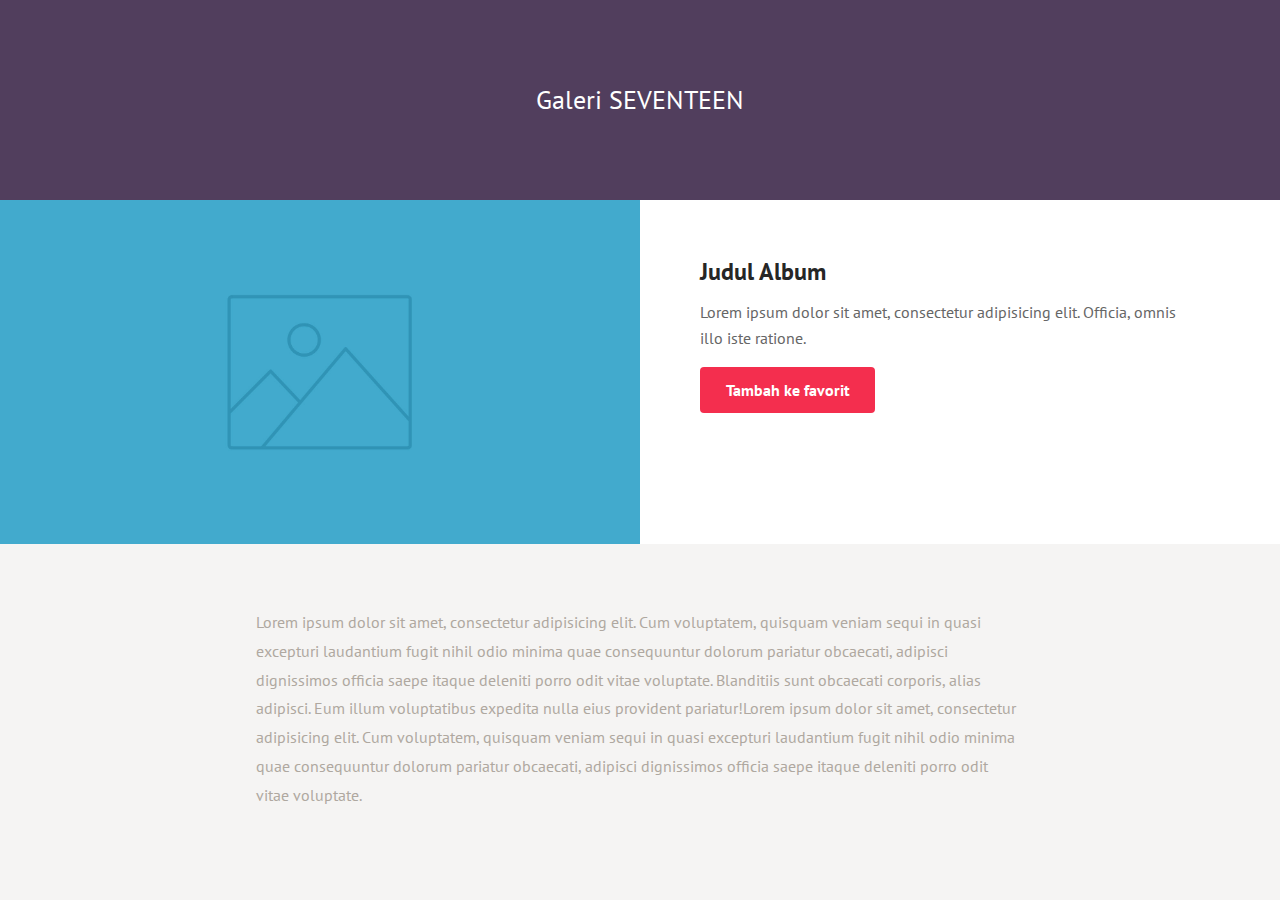
<file: galeri/index.html>
<!doctype html>
<html lang="en" class="no-js">
<head>
	<meta charset="UTF-8">
	<meta name="viewport" content="width=device-width, initial-scale=1">

	<link href='http://fonts.googleapis.com/css?family=PT+Sans:400,700' rel='stylesheet' type='text/css'>

	<link rel="stylesheet" href="css/reset.css"> <!-- CSS reset -->
	<link rel="stylesheet" href="css/style.css"> <!-- Resource style -->
	<script src="js/modernizr.js"></script> <!-- Modernizr -->
  	
	<title>Galeri SEVENTEEN | Fan page</title>
</head>
<body>
	<header>
		<h1>Galeri SEVENTEEN</h1>
	</header>

	<section class="cd-single-item">
		<div class="cd-slider-wrapper">
			<ul class="cd-slider">
				<li class="selected"><img src="img/img-1.jpg" alt="Product Image 1"></li>
				<li><img src="img/img-2.jpg" alt="Product Image 1"></li>
				<li><img src="img/img-3.jpg" alt="Product Image 2"></li>
			</ul> <!-- cd-slider -->

			<ul class="cd-slider-navigation">
				<li><a href="#0" class="cd-prev inactive">Selanjutnya</a></li>
				<li><a href="#0" class="cd-next">Lihat</a></li>
			</ul> <!-- cd-slider-navigation -->

			<a href="#0" class="cd-close">Tutup</a>
		</div> <!-- cd-slider-wrapper -->

		<div class="cd-item-info">
			<h2>Judul Album</h2>

			<p>Lorem ipsum dolor sit amet, consectetur adipisicing elit. Officia, omnis illo iste ratione.</p>

			<button class="add-to-cart">Tambah ke favorit</button>						
		</div> <!-- cd-item-info -->
	</section> <!-- cd-single-item -->

	<section class="cd-content">
		<p>
			Lorem ipsum dolor sit amet, consectetur adipisicing elit. Cum voluptatem, quisquam veniam sequi in quasi excepturi laudantium fugit nihil odio minima quae consequuntur dolorum pariatur obcaecati, adipisci dignissimos officia saepe itaque deleniti porro odit vitae voluptate. Blanditiis sunt obcaecati corporis, alias adipisci. Eum illum voluptatibus expedita nulla eius provident pariatur!Lorem ipsum dolor sit amet, consectetur adipisicing elit. Cum voluptatem, quisquam veniam sequi in quasi excepturi laudantium fugit nihil odio minima quae consequuntur dolorum pariatur obcaecati, adipisci dignissimos officia saepe itaque deleniti porro odit vitae voluptate.
		</p>
	</section>
	
<script src="js/jquery-2.1.1.js"></script>
<script src="js/jquery.mobile.min.js"></script>
<script src="js/main.js"></script> <!-- Resource jQuery -->
</body>
</html>
</file>
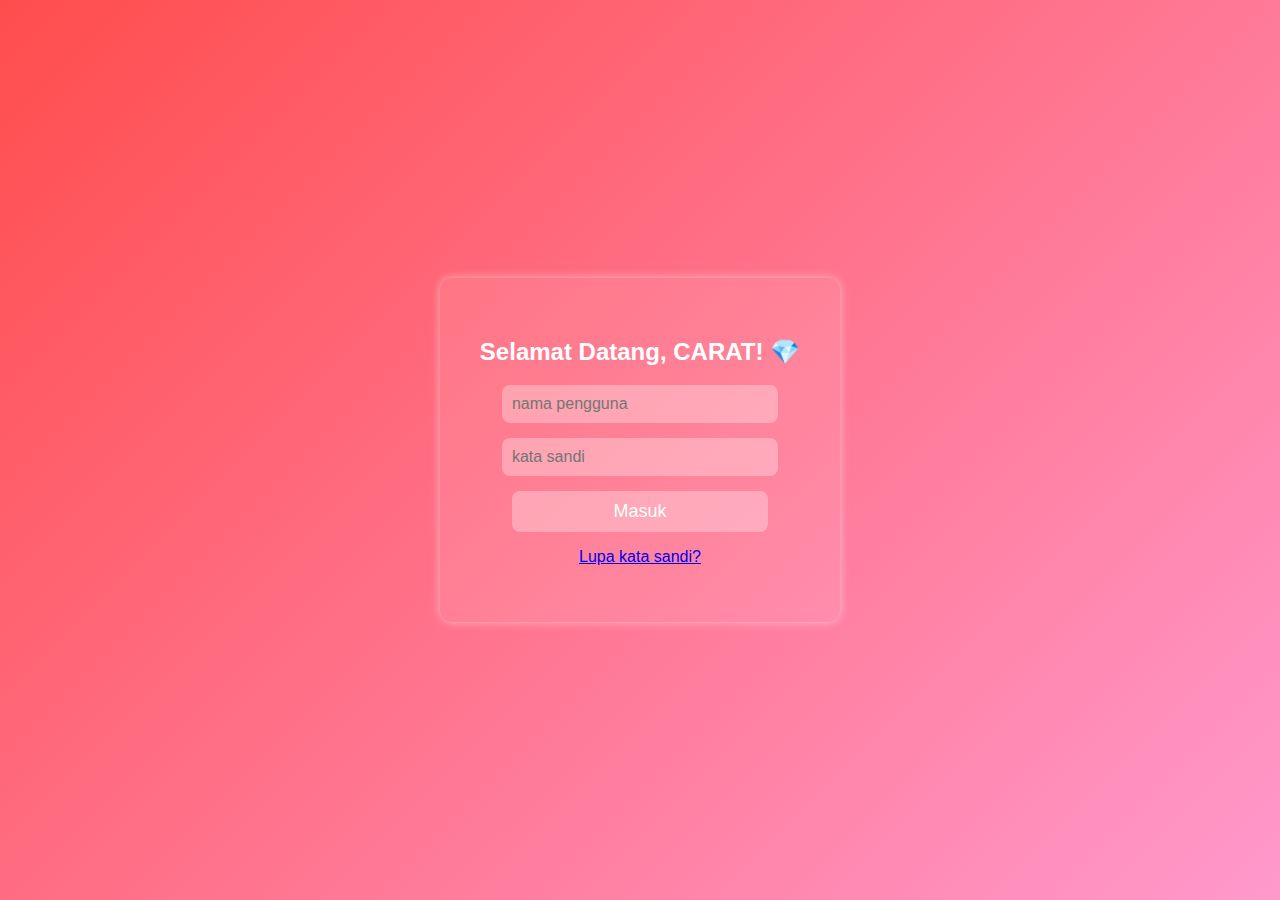
<file: login/index.html>
<!DOCTYPE html>
<html lang="en">
<head>
    <meta charset="UTF-8">
    <meta name="viewport" content="width=device-width, initial-scale=1.0">
    <title>Masuk | SEVENTEEN</title>
    <link rel="stylesheet" href="style.css">
</head>
<body>
    <div class="login-container">
        <form action="" class="form"></form>
        <h2>Selamat Datang, CARAT! 💎</h2>
            <div class="input-group">
                <input type="text" name="UserID" id="UserID" placeholder="nama pengguna" required>
            </div>
            <div class="input-group">
                <input type="password" name="password" id="password" placeholder="kata sandi" required>
            </div>
            <input type="submit" value="Masuk" class="submit-btn" onclick= "auth()" style="font-size:18px;" />
            <p class="forgot"><a href="#">Lupa kata sandi?</a></p>
        </form>
    </div>
    <script>
        function auth(){
        var UserID = document.getElementById("UserID").value;
        var password = document.getElementById("password").value; 
        if(UserID== "admin" && password=="admin123"){
    
        window.location.href="../admin/Ready-Bootstrap-Dashboard-master/index.html";
        alert("Berhasil masuk ");
        }
        else{
        alert("Pengguna tidak diketahui");
        return;
        }
    }
    </script>
</body>
</html>
</file>
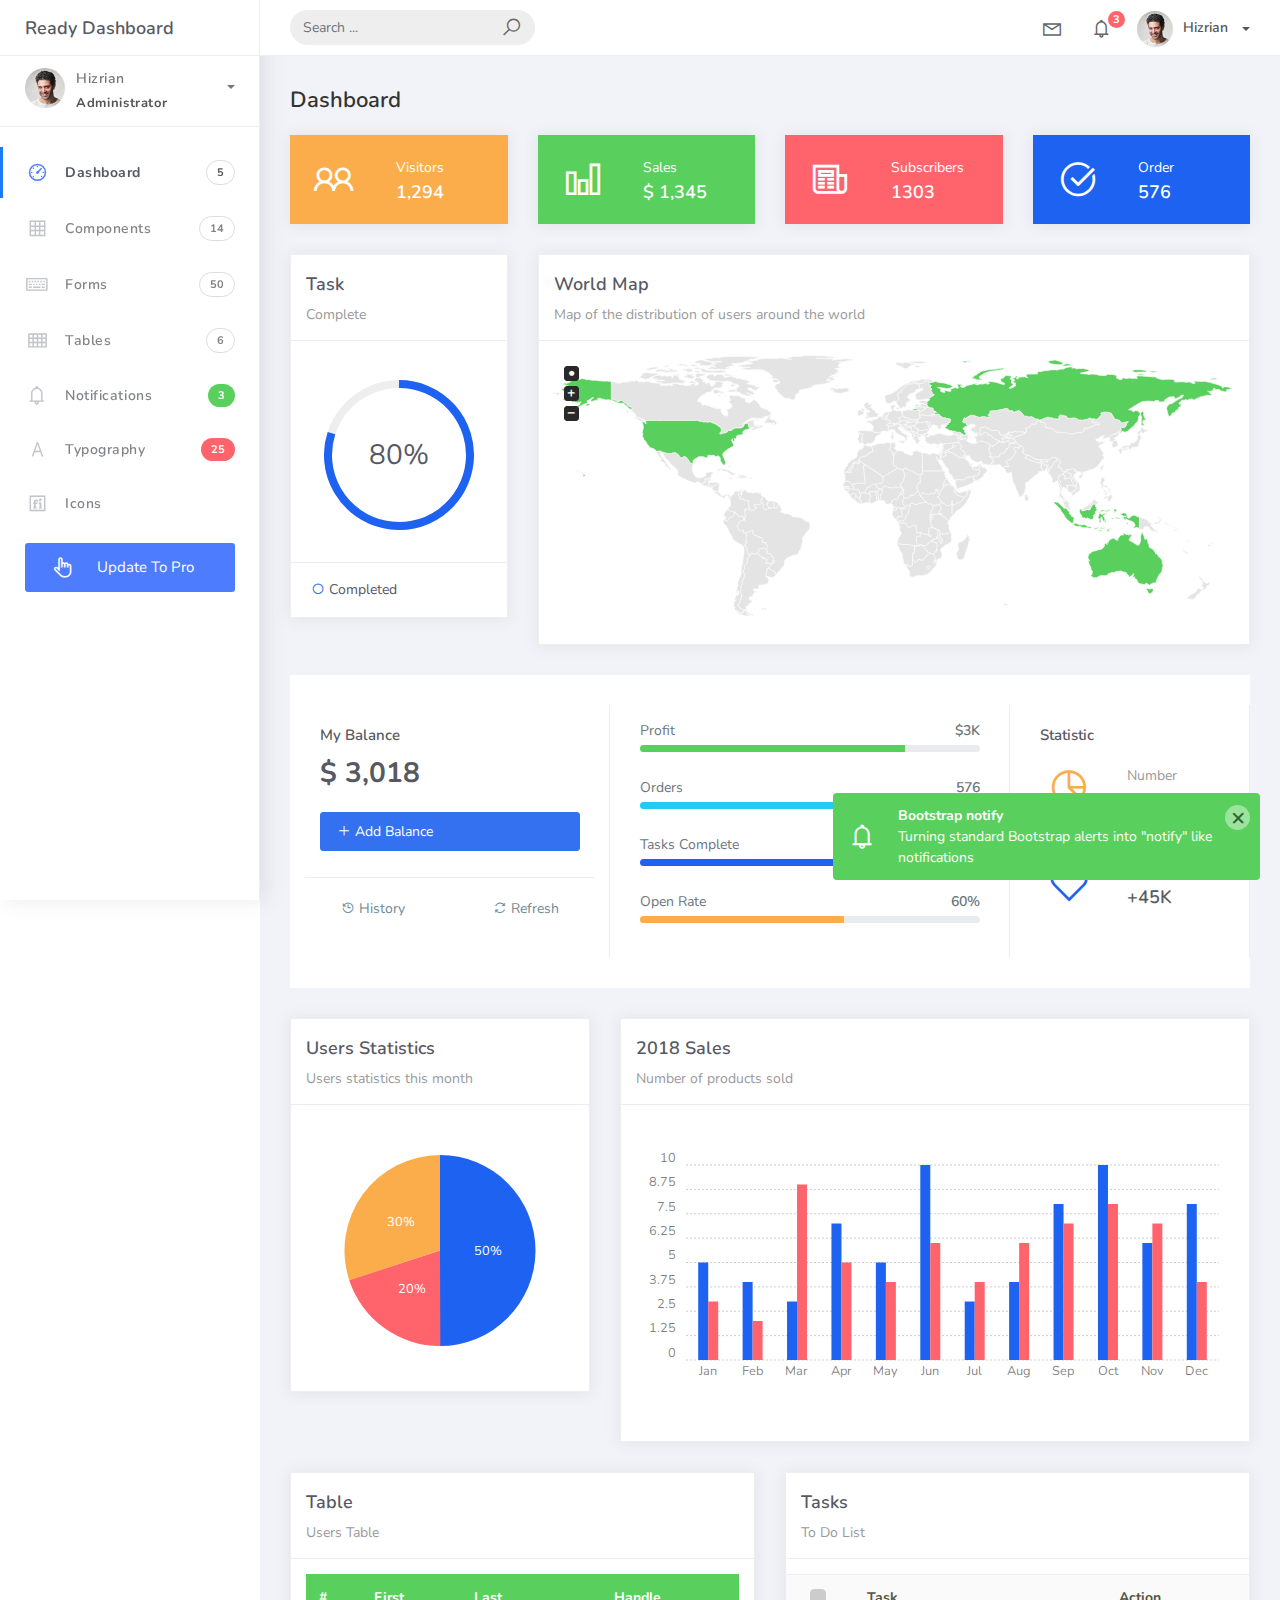
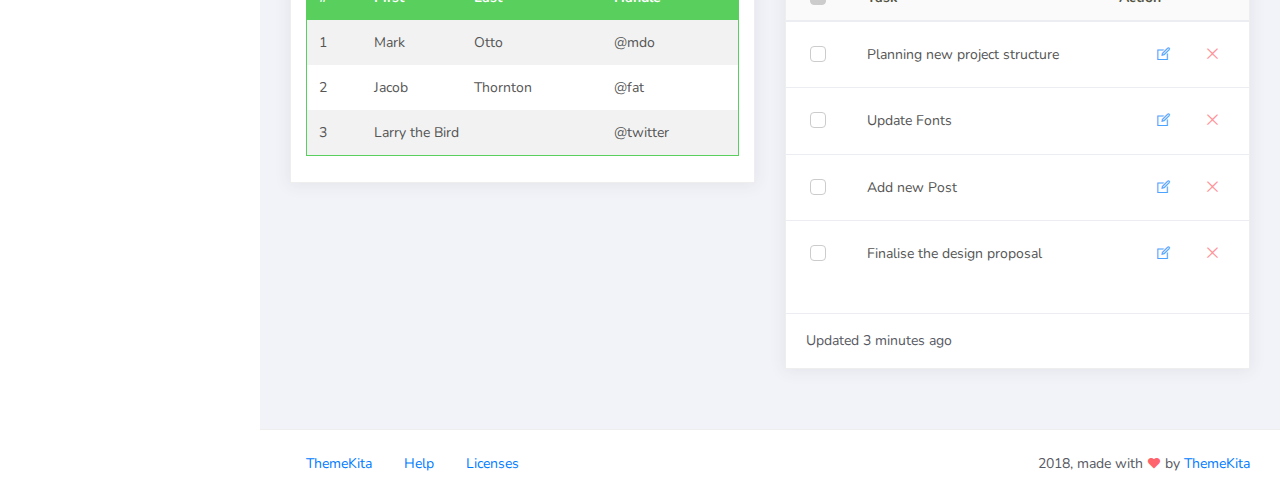
<file: admin/Ready-Bootstrap-Dashboard-master/index.html>
<!DOCTYPE html>
<html>
<head>
	<meta http-equiv="X-UA-Compatible" content="IE=edge,chrome=1" />
	<title>Ready Bootstrap Dashboard</title>
	<meta content='width=device-width, initial-scale=1.0, maximum-scale=1.0, user-scalable=0, shrink-to-fit=no' name='viewport' />
	<link rel="stylesheet" href="assets/css/bootstrap.min.css">
	<link rel="stylesheet" href="https://fonts.googleapis.com/css?family=Nunito:200,200i,300,300i,400,400i,600,600i,700,700i,800,800i,900,900i">
	<link rel="stylesheet" href="assets/css/ready.css">
	<link rel="stylesheet" href="assets/css/demo.css">
</head>
<body>
	<div class="wrapper">
		<div class="main-header">
			<div class="logo-header">
				<a href="index.html" class="logo">
					Ready Dashboard
				</a>
				<button class="navbar-toggler sidenav-toggler ml-auto" type="button" data-toggle="collapse" data-target="collapse" aria-controls="sidebar" aria-expanded="false" aria-label="Toggle navigation">
					<span class="navbar-toggler-icon"></span>
				</button>
				<button class="topbar-toggler more"><i class="la la-ellipsis-v"></i></button>
			</div>
			<nav class="navbar navbar-header navbar-expand-lg">
				<div class="container-fluid">
					
					<form class="navbar-left navbar-form nav-search mr-md-3" action="">
						<div class="input-group">
							<input type="text" placeholder="Search ..." class="form-control">
							<div class="input-group-append">
								<span class="input-group-text">
									<i class="la la-search search-icon"></i>
								</span>
							</div>
						</div>
					</form>
					<ul class="navbar-nav topbar-nav ml-md-auto align-items-center">
						<li class="nav-item dropdown hidden-caret">
							<a class="nav-link dropdown-toggle" href="#" id="navbarDropdown" role="button" data-toggle="dropdown" aria-haspopup="true" aria-expanded="false">
								<i class="la la-envelope"></i>
							</a>
							<div class="dropdown-menu" aria-labelledby="navbarDropdown">
								<a class="dropdown-item" href="#">Action</a>
								<a class="dropdown-item" href="#">Another action</a>
								<div class="dropdown-divider"></div>
								<a class="dropdown-item" href="#">Something else here</a>
							</div>
						</li>
						<li class="nav-item dropdown hidden-caret">
							<a class="nav-link dropdown-toggle" href="#" id="navbarDropdown" role="button" data-toggle="dropdown" aria-haspopup="true" aria-expanded="false">
								<i class="la la-bell"></i>
								<span class="notification">3</span>
							</a>
							<ul class="dropdown-menu notif-box" aria-labelledby="navbarDropdown">
								<li>
									<div class="dropdown-title">You have 4 new notification</div>
								</li>
								<li>
									<div class="notif-center">
										<a href="#">
											<div class="notif-icon notif-primary"> <i class="la la-user-plus"></i> </div>
											<div class="notif-content">
												<span class="block">
													New user registered
												</span>
												<span class="time">5 minutes ago</span> 
											</div>
										</a>
										<a href="#">
											<div class="notif-icon notif-success"> <i class="la la-comment"></i> </div>
											<div class="notif-content">
												<span class="block">
													Rahmad commented on Admin
												</span>
												<span class="time">12 minutes ago</span> 
											</div>
										</a>
										<a href="#">
											<div class="notif-img"> 
												<img src="assets/img/profile2.jpg" alt="Img Profile">
											</div>
											<div class="notif-content">
												<span class="block">
													Reza send messages to you
												</span>
												<span class="time">12 minutes ago</span> 
											</div>
										</a>
										<a href="#">
											<div class="notif-icon notif-danger"> <i class="la la-heart"></i> </div>
											<div class="notif-content">
												<span class="block">
													Farrah liked Admin
												</span>
												<span class="time">17 minutes ago</span> 
											</div>
										</a>
									</div>
								</li>
								<li>
									<a class="see-all" href="javascript:void(0);"> <strong>See all notifications</strong> <i class="la la-angle-right"></i> </a>
								</li>
							</ul>
						</li>
						<li class="nav-item dropdown">
							<a class="dropdown-toggle profile-pic" data-toggle="dropdown" href="#" aria-expanded="false"> <img src="assets/img/profile.jpg" alt="user-img" width="36" class="img-circle"><span >Hizrian</span></span> </a>
							<ul class="dropdown-menu dropdown-user">
								<li>
									<div class="user-box">
										<div class="u-img"><img src="assets/img/profile.jpg" alt="user"></div>
										<div class="u-text">
											<h4>Hizrian</h4>
											<p class="text-muted">hello@themekita.com</p><a href="profile.html" class="btn btn-rounded btn-danger btn-sm">View Profile</a></div>
										</div>
									</li>
									<div class="dropdown-divider"></div>
									<a class="dropdown-item" href="#"><i class="ti-user"></i> My Profile</a>
									<a class="dropdown-item" href="#"></i> My Balance</a>
									<a class="dropdown-item" href="#"><i class="ti-email"></i> Inbox</a>
									<div class="dropdown-divider"></div>
									<a class="dropdown-item" href="#"><i class="ti-settings"></i> Account Setting</a>
									<div class="dropdown-divider"></div>
									<a class="dropdown-item" href="#"><i class="fa fa-power-off"></i> Logout</a>
								</ul>
								<!-- /.dropdown-user -->
							</li>
						</ul>
					</div>
				</nav>
			</div>
			<div class="sidebar">
				<div class="scrollbar-inner sidebar-wrapper">
					<div class="user">
						<div class="photo">
							<img src="assets/img/profile.jpg">
						</div>
						<div class="info">
							<a class="" data-toggle="collapse" href="#collapseExample" aria-expanded="true">
								<span>
									Hizrian
									<span class="user-level">Administrator</span>
									<span class="caret"></span>
								</span>
							</a>
							<div class="clearfix"></div>

							<div class="collapse in" id="collapseExample" aria-expanded="true" style="">
								<ul class="nav">
									<li>
										<a href="#profile">
											<span class="link-collapse">My Profile</span>
										</a>
									</li>
									<li>
										<a href="#edit">
											<span class="link-collapse">Edit Profile</span>
										</a>
									</li>
									<li>
										<a href="#settings">
											<span class="link-collapse">Settings</span>
										</a>
									</li>
								</ul>
							</div>
						</div>
					</div>
					<ul class="nav">
						<li class="nav-item active">
							<a href="index.html">
								<i class="la la-dashboard"></i>
								<p>Dashboard</p>
								<span class="badge badge-count">5</span>
							</a>
						</li>
						<li class="nav-item">
							<a href="components.html">
								<i class="la la-table"></i>
								<p>Components</p>
								<span class="badge badge-count">14</span>
							</a>
						</li>
						<li class="nav-item">
							<a href="forms.html">
								<i class="la la-keyboard-o"></i>
								<p>Forms</p>
								<span class="badge badge-count">50</span>
							</a>
						</li>
						<li class="nav-item">
							<a href="tables.html">
								<i class="la la-th"></i>
								<p>Tables</p>
								<span class="badge badge-count">6</span>
							</a>
						</li>
						<li class="nav-item">
							<a href="notifications.html">
								<i class="la la-bell"></i>
								<p>Notifications</p>
								<span class="badge badge-success">3</span>
							</a>
						</li>
						<li class="nav-item">
							<a href="typography.html">
								<i class="la la-font"></i>
								<p>Typography</p>
								<span class="badge badge-danger">25</span>
							</a>
						</li>
						<li class="nav-item">
							<a href="icons.html">
								<i class="la la-fonticons"></i>
								<p>Icons</p>
							</a>
						</li>
						<li class="nav-item update-pro">
							<button  data-toggle="modal" data-target="#modalUpdate">
								<i class="la la-hand-pointer-o"></i>
								<p>Update To Pro</p>
							</button>
						</li>
					</ul>
				</div>
			</div>
			<div class="main-panel">
				<div class="content">
					<div class="container-fluid">
						<h4 class="page-title">Dashboard</h4>
						<div class="row">
							<div class="col-md-3">
								<div class="card card-stats card-warning">
									<div class="card-body ">
										<div class="row">
											<div class="col-5">
												<div class="icon-big text-center">
													<i class="la la-users"></i>
												</div>
											</div>
											<div class="col-7 d-flex align-items-center">
												<div class="numbers">
													<p class="card-category">Visitors</p>
													<h4 class="card-title">1,294</h4>
												</div>
											</div>
										</div>
									</div>
								</div>
							</div>
							<div class="col-md-3">
								<div class="card card-stats card-success">
									<div class="card-body ">
										<div class="row">
											<div class="col-5">
												<div class="icon-big text-center">
													<i class="la la-bar-chart"></i>
												</div>
											</div>
											<div class="col-7 d-flex align-items-center">
												<div class="numbers">
													<p class="card-category">Sales</p>
													<h4 class="card-title">$ 1,345</h4>
												</div>
											</div>
										</div>
									</div>
								</div>
							</div>
							<div class="col-md-3">
								<div class="card card-stats card-danger">
									<div class="card-body">
										<div class="row">
											<div class="col-5">
												<div class="icon-big text-center">
													<i class="la la-newspaper-o"></i>
												</div>
											</div>
											<div class="col-7 d-flex align-items-center">
												<div class="numbers">
													<p class="card-category">Subscribers</p>
													<h4 class="card-title">1303</h4>
												</div>
											</div>
										</div>
									</div>
								</div>
							</div>
							<div class="col-md-3">
								<div class="card card-stats card-primary">
									<div class="card-body ">
										<div class="row">
											<div class="col-5">
												<div class="icon-big text-center">
													<i class="la la-check-circle"></i>
												</div>
											</div>
											<div class="col-7 d-flex align-items-center">
												<div class="numbers">
													<p class="card-category">Order</p>
													<h4 class="card-title">576</h4>
												</div>
											</div>
										</div>
									</div>
								</div>
							</div>
<!-- 							<div class="col-md-3">
								<div class="card card-stats">
									<div class="card-body ">
										<div class="row">
											<div class="col-5">
												<div class="icon-big text-center icon-warning">
													<i class="la la-pie-chart text-warning"></i>
												</div>
											</div>
											<div class="col-7 d-flex align-items-center">
												<div class="numbers">
													<p class="card-category">Number</p>
													<h4 class="card-title">150GB</h4>
												</div>
											</div>
										</div>
									</div>
								</div>
							</div>
							<div class="col-md-3">
								<div class="card card-stats">
									<div class="card-body ">
										<div class="row">
											<div class="col-5">
												<div class="icon-big text-center">
													<i class="la la-bar-chart text-success"></i>
												</div>
											</div>
											<div class="col-7 d-flex align-items-center">
												<div class="numbers">
													<p class="card-category">Revenue</p>
													<h4 class="card-title">$ 1,345</h4>
												</div>
											</div>
										</div>
									</div>
								</div>
							</div>
							<div class="col-md-3">
								<div class="card card-stats">
									<div class="card-body">
										<div class="row">
											<div class="col-5">
												<div class="icon-big text-center">
													<i class="la la-times-circle-o text-danger"></i>
												</div>
											</div>
											<div class="col-7 d-flex align-items-center">
												<div class="numbers">
													<p class="card-category">Errors</p>
													<h4 class="card-title">23</h4>
												</div>
											</div>
										</div>
									</div>
								</div>
							</div>
							<div class="col-md-3">
								<div class="card card-stats">
									<div class="card-body">
										<div class="row">
											<div class="col-5">
												<div class="icon-big text-center">
													<i class="la la-heart-o text-primary"></i>
												</div>
											</div>
											<div class="col-7 d-flex align-items-center">
												<div class="numbers">
													<p class="card-category">Followers</p>
													<h4 class="card-title">+45K</h4>
												</div>
											</div>
										</div>
									</div>
								</div>
							</div> -->
						</div>
						<div class="row">
							<div class="col-md-3">
								<div class="card">
									<div class="card-header">
										<h4 class="card-title">Task</h4>
										<p class="card-category">Complete</p>
									</div>
									<div class="card-body">
										<div id="task-complete" class="chart-circle mt-4 mb-3"></div>
									</div>
									<div class="card-footer">
										<div class="legend"><i class="la la-circle text-primary"></i> Completed</div>
									</div>
								</div>
							</div>
							<div class="col-md-9">
								<div class="card">
									<div class="card-header">
										<h4 class="card-title">World Map</h4>
										<p class="card-category">
										Map of the distribution of users around the world</p>
									</div>
									<div class="card-body">
										<div class="mapcontainer">
											<div class="map">
												<span>Alternative content for the map</span>
											</div>
										</div>
									</div>
								</div>
							</div>
						</div>
						<div class="row row-card-no-pd">
							<div class="col-md-4">
								<div class="card">
									<div class="card-body">
										<p class="fw-bold mt-1">My Balance</p>
										<h4><b>$ 3,018</b></h4>
										<a href="#" class="btn btn-primary btn-full text-left mt-3 mb-3"><i class="la la-plus"></i> Add Balance</a>
									</div>
									<div class="card-footer">
										<ul class="nav">
											<li class="nav-item"><a class="btn btn-default btn-link" href="#"><i class="la la-history"></i> History</a></li>
											<li class="nav-item ml-auto"><a class="btn btn-default btn-link" href="#"><i class="la la-refresh"></i> Refresh</a></li>
										</ul>
									</div>
								</div>
							</div>
							<div class="col-md-5">
								<div class="card">
									<div class="card-body">
										<div class="progress-card">
											<div class="d-flex justify-content-between mb-1">
												<span class="text-muted">Profit</span>
												<span class="text-muted fw-bold"> $3K</span>
											</div>
											<div class="progress mb-2" style="height: 7px;">
												<div class="progress-bar bg-success" role="progressbar" style="width: 78%" aria-valuenow="78" aria-valuemin="0" aria-valuemax="100" data-toggle="tooltip" data-placement="top" title="78%"></div>
											</div>
										</div>
										<div class="progress-card">
											<div class="d-flex justify-content-between mb-1">
												<span class="text-muted">Orders</span>
												<span class="text-muted fw-bold"> 576</span>
											</div>
											<div class="progress mb-2" style="height: 7px;">
												<div class="progress-bar bg-info" role="progressbar" style="width: 65%" aria-valuenow="60" aria-valuemin="0" aria-valuemax="100" data-toggle="tooltip" data-placement="top" title="65%"></div>
											</div>
										</div>
										<div class="progress-card">
											<div class="d-flex justify-content-between mb-1">
												<span class="text-muted">Tasks Complete</span>
												<span class="text-muted fw-bold"> 70%</span>
											</div>
											<div class="progress mb-2" style="height: 7px;">
												<div class="progress-bar bg-primary" role="progressbar" style="width: 70%" aria-valuenow="70" aria-valuemin="0" aria-valuemax="100" data-toggle="tooltip" data-placement="top" title="70%"></div>
											</div>
										</div>
										<div class="progress-card">
											<div class="d-flex justify-content-between mb-1">
												<span class="text-muted">Open Rate</span>
												<span class="text-muted fw-bold"> 60%</span>
											</div>
											<div class="progress mb-2" style="height: 7px;">
												<div class="progress-bar bg-warning" role="progressbar" style="width: 60%" aria-valuenow="60" aria-valuemin="0" aria-valuemax="100" data-toggle="tooltip" data-placement="top" title="60%"></div>
											</div>
										</div>
									</div>
								</div>
							</div>
							<div class="col-md-3">
								<div class="card card-stats">
									<div class="card-body">
										<p class="fw-bold mt-1">Statistic</p>
										<div class="row">
											<div class="col-5">
												<div class="icon-big text-center icon-warning">
													<i class="la la-pie-chart text-warning"></i>
												</div>
											</div>
											<div class="col-7 d-flex align-items-center">
												<div class="numbers">
													<p class="card-category">Number</p>
													<h4 class="card-title">150GB</h4>
												</div>
											</div>
										</div>
										<hr/>
										<div class="row">
											<div class="col-5">
												<div class="icon-big text-center">
													<i class="la la-heart-o text-primary"></i>
												</div>
											</div>
											<div class="col-7 d-flex align-items-center">
												<div class="numbers">
													<p class="card-category">Followers</p>
													<h4 class="card-title">+45K</h4>
												</div>
											</div>
										</div>
									</div>
								</div>
							</div>
						</div>
						<div class="row">
							<div class="col-md-4">
								<div class="card">
									<div class="card-header">
										<h4 class="card-title">Users Statistics</h4>
										<p class="card-category">
										Users statistics this month</p>
									</div>
									<div class="card-body">
										<div id="monthlyChart" class="chart chart-pie"></div>
									</div>
								</div>
							</div>
							<div class="col-md-8">
								<div class="card">
									<div class="card-header">
										<h4 class="card-title">2018 Sales</h4>
										<p class="card-category">
										Number of products sold</p>
									</div>
									<div class="card-body">
										<div id="salesChart" class="chart"></div>
									</div>
								</div>
							</div>
							<div class="col-md-6">
								<div class="card">
									<div class="card-header ">
										<h4 class="card-title">Table</h4>
										<p class="card-category">Users Table</p>
									</div>
									<div class="card-body">
										<table class="table table-head-bg-success table-striped table-hover">
											<thead>
												<tr>
													<th scope="col">#</th>
													<th scope="col">First</th>
													<th scope="col">Last</th>
													<th scope="col">Handle</th>
												</tr>
											</thead>
											<tbody>
												<tr>
													<td>1</td>
													<td>Mark</td>
													<td>Otto</td>
													<td>@mdo</td>
												</tr>
												<tr>
													<td>2</td>
													<td>Jacob</td>
													<td>Thornton</td>
													<td>@fat</td>
												</tr>
												<tr>
													<td>3</td>
													<td colspan="2">Larry the Bird</td>
													<td>@twitter</td>
												</tr>
											</tbody>
										</table>
									</div>
								</div>
							</div>
							<div class="col-md-6">
								<div class="card card-tasks">
									<div class="card-header ">
										<h4 class="card-title">Tasks</h4>
										<p class="card-category">To Do List</p>
									</div>
									<div class="card-body ">
										<div class="table-full-width">
											<table class="table">
												<thead>
													<tr>
														<th>
															<div class="form-check">
																<label class="form-check-label">
																	<input class="form-check-input  select-all-checkbox" type="checkbox" data-select="checkbox" data-target=".task-select">
																	<span class="form-check-sign"></span>
																</label>
															</div>
														</th>
														<th>Task</th>
														<th>Action</th>
													</tr>
												</thead>
												<tbody>
													<tr>
														<td>
															<div class="form-check">
																<label class="form-check-label">
																	<input class="form-check-input task-select" type="checkbox">
																	<span class="form-check-sign"></span>
																</label>
															</div>
														</td>
														<td>Planning new project structure</td>
														<td class="td-actions text-right">
															<div class="form-button-action">
																<button type="button" data-toggle="tooltip" title="Edit Task" class="btn btn-link <btn-simple-primary">
																	<i class="la la-edit"></i>
																</button>
																<button type="button" data-toggle="tooltip" title="Remove" class="btn btn-link btn-simple-danger">
																	<i class="la la-times"></i>
																</button>
															</div>
														</td>
													</tr>
													<tr>
														<td>
															<div class="form-check">
																<label class="form-check-label">
																	<input class="form-check-input task-select" type="checkbox">
																	<span class="form-check-sign"></span>
																</label>
															</div>
														</td>
														<td>Update Fonts</td>
														<td class="td-actions text-right">
															<div class="form-button-action">
																<button type="button" data-toggle="tooltip" title="Edit Task" class="btn btn-link <btn-simple-primary">
																	<i class="la la-edit"></i>
																</button>
																<button type="button" data-toggle="tooltip" title="Remove" class="btn btn-link btn-simple-danger">
																	<i class="la la-times"></i>
																</button>
															</div>
														</td>
													</tr>
													<tr>
														<td>
															<div class="form-check">
																<label class="form-check-label">
																	<input class="form-check-input task-select" type="checkbox">
																	<span class="form-check-sign"></span>
																</label>
															</div>
														</td>
														<td>Add new Post
														</td>
														<td class="td-actions text-right">
															<div class="form-button-action">
																<button type="button" data-toggle="tooltip" title="Edit Task" class="btn btn-link <btn-simple-primary">
																	<i class="la la-edit"></i>
																</button>
																<button type="button" data-toggle="tooltip" title="Remove" class="btn btn-link btn-simple-danger">
																	<i class="la la-times"></i>
																</button>
															</div>
														</td>
													</tr>
													<tr>
														<td>
															<div class="form-check">
																<label class="form-check-label">
																	<input class="form-check-input task-select" type="checkbox">
																	<span class="form-check-sign"></span>
																</label>
															</div>
														</td>
														<td>Finalise the design proposal</td>
														<td class="td-actions text-right">
															<div class="form-button-action">
																<button type="button" data-toggle="tooltip" title="Edit Task" class="btn btn-link <btn-simple-primary">
																	<i class="la la-edit"></i>
																</button>
																<button type="button" data-toggle="tooltip" title="Remove" class="btn btn-link btn-simple-danger">
																	<i class="la la-times"></i>
																</button>
															</div>
														</td>
													</tr>
												</tbody>
											</table>
										</div>
									</div>
									<div class="card-footer ">
										<div class="stats">
											<i class="now-ui-icons loader_refresh spin"></i> Updated 3 minutes ago
										</div>
									</div>
								</div>
							</div>
						</div>
					</div>
				</div>
				<footer class="footer">
					<div class="container-fluid">
						<nav class="pull-left">
							<ul class="nav">
								<li class="nav-item">
									<a class="nav-link" href="http://www.themekita.com">
										ThemeKita
									</a>
								</li>
								<li class="nav-item">
									<a class="nav-link" href="#">
										Help
									</a>
								</li>
								<li class="nav-item">
									<a class="nav-link" href="https://themewagon.com/license/#free-item">
										Licenses
									</a>
								</li>
							</ul>
						</nav>
						<div class="copyright ml-auto">
							2018, made with <i class="la la-heart heart text-danger"></i> by <a href="http://www.themekita.com">ThemeKita</a>
						</div>				
					</div>
				</footer>
			</div>
		</div>
	</div>
	<!-- Modal -->
	<div class="modal fade" id="modalUpdate" tabindex="-1" role="dialog" aria-labelledby="modalUpdatePro" aria-hidden="true">
		<div class="modal-dialog modal-dialog-centered" role="document">
			<div class="modal-content">
				<div class="modal-header bg-primary">
					<h6 class="modal-title"><i class="la la-frown-o"></i> Under Development</h6>
					<button type="button" class="close" data-dismiss="modal" aria-label="Close">
						<span aria-hidden="true">&times;</span>
					</button>
				</div>
				<div class="modal-body text-center">									
					<p>Currently the pro version of the <b>Ready Dashboard</b> Bootstrap is in progress development</p>
					<p>
						<b>We'll let you know when it's done</b></p>
				</div>
				<div class="modal-footer">
					<button type="button" class="btn btn-secondary" data-dismiss="modal">Close</button>
				</div>
			</div>
		</div>
	</div>
</body>
<script src="assets/js/core/jquery.3.2.1.min.js"></script>
<script src="assets/js/plugin/jquery-ui-1.12.1.custom/jquery-ui.min.js"></script>
<script src="assets/js/core/popper.min.js"></script>
<script src="assets/js/core/bootstrap.min.js"></script>
<script src="assets/js/plugin/chartist/chartist.min.js"></script>
<script src="assets/js/plugin/chartist/plugin/chartist-plugin-tooltip.min.js"></script>
<script src="assets/js/plugin/bootstrap-notify/bootstrap-notify.min.js"></script>
<script src="assets/js/plugin/bootstrap-toggle/bootstrap-toggle.min.js"></script>
<script src="assets/js/plugin/jquery-mapael/jquery.mapael.min.js"></script>
<script src="assets/js/plugin/jquery-mapael/maps/world_countries.min.js"></script>
<script src="assets/js/plugin/chart-circle/circles.min.js"></script>
<script src="assets/js/plugin/jquery-scrollbar/jquery.scrollbar.min.js"></script>
<script src="assets/js/ready.min.js"></script>
<script src="assets/js/demo.js"></script>
</html>
</file>
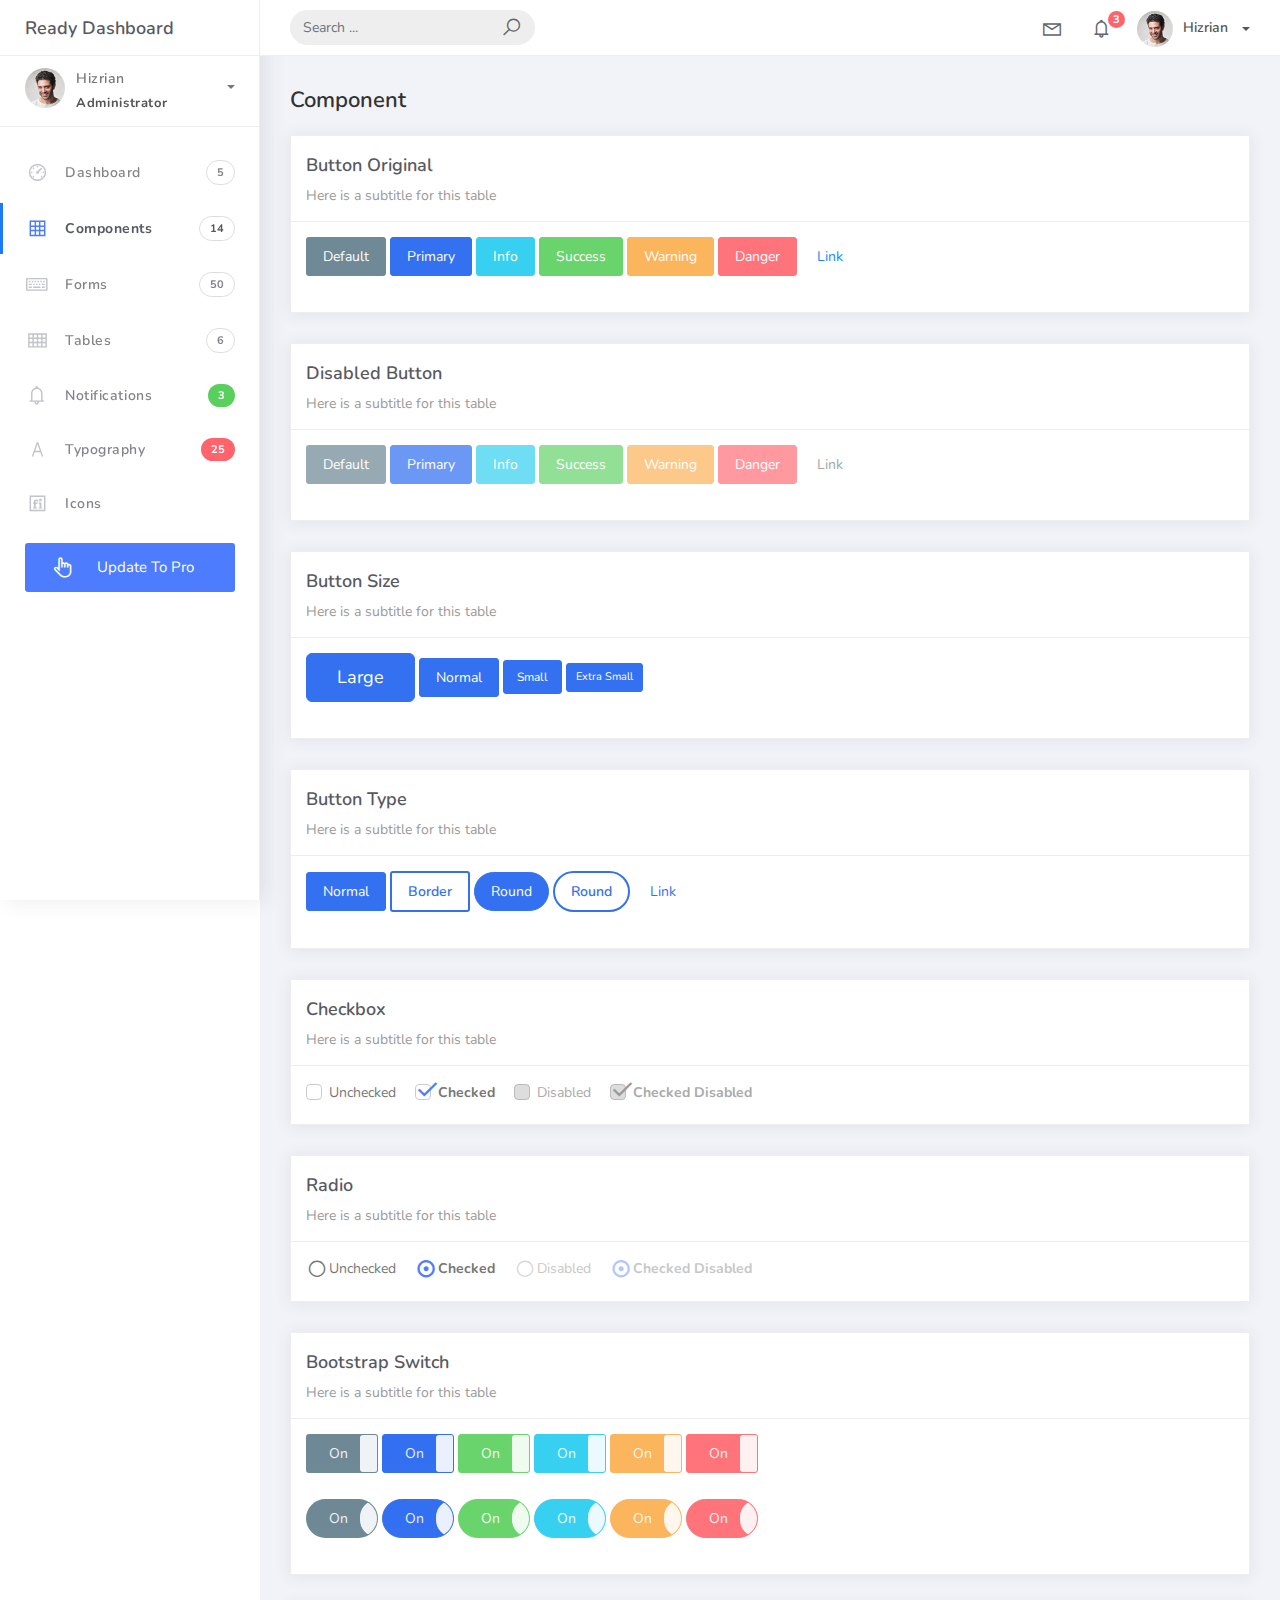
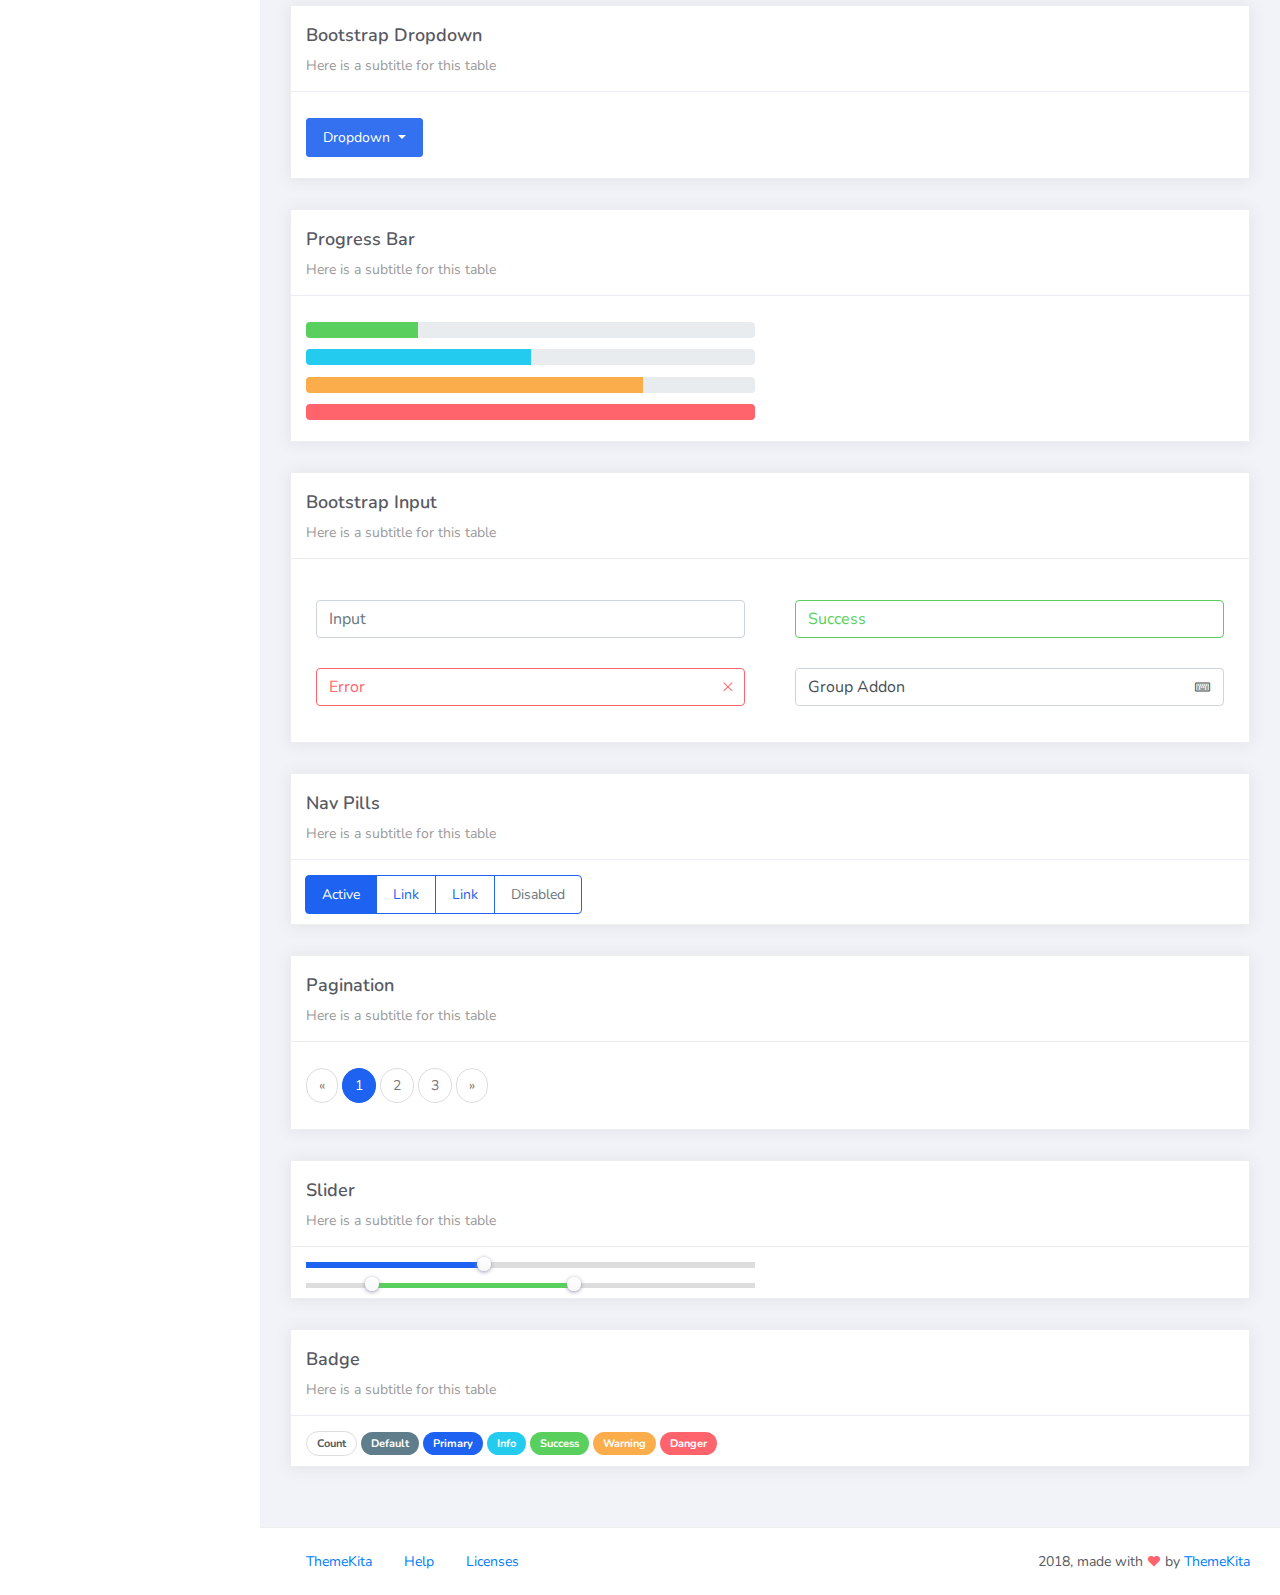
<file: admin/Ready-Bootstrap-Dashboard-master/components.html>
<!DOCTYPE html>
<html>
<head>
	<meta http-equiv="X-UA-Compatible" content="IE=edge,chrome=1" />
	<title>Components - Ready Bootstrap Dashboard</title>
	<meta content='width=device-width, initial-scale=1.0, maximum-scale=1.0, user-scalable=0, shrink-to-fit=no' name='viewport' />
	<link rel="stylesheet" href="assets/css/bootstrap.min.css">
	<link rel="stylesheet" href="https://fonts.googleapis.com/css?family=Nunito:200,200i,300,300i,400,400i,600,600i,700,700i,800,800i,900,900i">
	<link rel="stylesheet" href="assets/css/ready.css">
	<link rel="stylesheet" href="assets/css/demo.css">
</head>
<body>
	<div class="wrapper">
		<div class="main-header">
			<div class="logo-header">
				<a href="index.html" class="logo">
					Ready Dashboard
				</a>
				<button class="navbar-toggler sidenav-toggler ml-auto" type="button" data-toggle="collapse" data-target="collapse" aria-controls="sidebar" aria-expanded="false" aria-label="Toggle navigation">
					<span class="navbar-toggler-icon"></span>
				</button>
				<button class="topbar-toggler more"><i class="la la-ellipsis-v"></i></button>
			</div>
			<nav class="navbar navbar-header navbar-expand-lg">
				<div class="container-fluid">
					
					<form class="navbar-left navbar-form nav-search mr-md-3" action="">
						<div class="input-group">
							<input type="text" placeholder="Search ..." class="form-control">
							<div class="input-group-append">
								<span class="input-group-text">
									<i class="la la-search search-icon"></i>
								</span>
							</div>
						</div>
					</form>
					<ul class="navbar-nav topbar-nav ml-md-auto align-items-center">
						<li class="nav-item dropdown hidden-caret">
							<a class="nav-link dropdown-toggle" href="#" id="navbarDropdown" role="button" data-toggle="dropdown" aria-haspopup="true" aria-expanded="false">
								<i class="la la-envelope"></i>
							</a>
							<div class="dropdown-menu" aria-labelledby="navbarDropdown">
								<a class="dropdown-item" href="#">Action</a>
								<a class="dropdown-item" href="#">Another action</a>
								<div class="dropdown-divider"></div>
								<a class="dropdown-item" href="#">Something else here</a>
							</div>
						</li>
						<li class="nav-item dropdown hidden-caret">
							<a class="nav-link dropdown-toggle" href="#" id="navbarDropdown" role="button" data-toggle="dropdown" aria-haspopup="true" aria-expanded="false">
								<i class="la la-bell"></i>
								<span class="notification">3</span>
							</a>
							<ul class="dropdown-menu notif-box" aria-labelledby="navbarDropdown">
								<li>
									<div class="dropdown-title">You have 4 new notification</div>
								</li>
								<li>
									<div class="notif-center">
										<a href="#">
											<div class="notif-icon notif-primary"> <i class="la la-user-plus"></i> </div>
											<div class="notif-content">
												<span class="block">
													New user registered
												</span>
												<span class="time">5 minutes ago</span> 
											</div>
										</a>
										<a href="#">
											<div class="notif-icon notif-success"> <i class="la la-comment"></i> </div>
											<div class="notif-content">
												<span class="block">
													Rahmad commented on Admin
												</span>
												<span class="time">12 minutes ago</span> 
											</div>
										</a>
										<a href="#">
											<div class="notif-img"> 
												<img src="assets/img/profile2.jpg" alt="Img Profile">
											</div>
											<div class="notif-content">
												<span class="block">
													Reza send messages to you
												</span>
												<span class="time">12 minutes ago</span> 
											</div>
										</a>
										<a href="#">
											<div class="notif-icon notif-danger"> <i class="la la-heart"></i> </div>
											<div class="notif-content">
												<span class="block">
													Farrah liked Admin
												</span>
												<span class="time">17 minutes ago</span> 
											</div>
										</a>
									</div>
								</li>
								<li>
									<a class="see-all" href="javascript:void(0);"> <strong>See all notifications</strong> <i class="la la-angle-right"></i> </a>
								</li>
							</ul>
						</li>
						<li class="nav-item dropdown">
							<a class="dropdown-toggle profile-pic" data-toggle="dropdown" href="#" aria-expanded="false"> <img src="assets/img/profile.jpg" alt="user-img" width="36" class="img-circle"><span >Hizrian</span></span> </a>
							<ul class="dropdown-menu dropdown-user">
								<li>
									<div class="user-box">
										<div class="u-img"><img src="assets/img/profile.jpg" alt="user"></div>
										<div class="u-text">
											<h4>Hizrian</h4>
											<p class="text-muted">hello@themekita.com</p><a href="profile.html" class="btn btn-rounded btn-danger btn-sm">View Profile</a></div>
										</div>
									</li>
									<div class="dropdown-divider"></div>
									<a class="dropdown-item" href="#"><i class="ti-user"></i> My Profile</a>
									<a class="dropdown-item" href="#"></i> My Balance</a>
									<a class="dropdown-item" href="#"><i class="ti-email"></i> Inbox</a>
									<div class="dropdown-divider"></div>
									<a class="dropdown-item" href="#"><i class="ti-settings"></i> Account Setting</a>
									<div class="dropdown-divider"></div>
									<a class="dropdown-item" href="#"><i class="fa fa-power-off"></i> Logout</a>
								</ul>
								<!-- /.dropdown-user -->
							</li>
						</ul>
					</div>
				</nav>
			</div>
			<div class="sidebar">
				<div class="scrollbar-inner sidebar-wrapper">
					<div class="user">
						<div class="photo">
							<img src="assets/img/profile.jpg">
						</div>
						<div class="info">
							<a class="" data-toggle="collapse" href="#collapseExample" aria-expanded="true">
								<span>
									Hizrian
									<span class="user-level">Administrator</span>
									<span class="caret"></span>
								</span>
							</a>
							<div class="clearfix"></div>

							<div class="collapse in" id="collapseExample" aria-expanded="true" style="">
								<ul class="nav">
									<li>
										<a href="#profile">
											<span class="link-collapse">My Profile</span>
										</a>
									</li>
									<li>
										<a href="#edit">
											<span class="link-collapse">Edit Profile</span>
										</a>
									</li>
									<li>
										<a href="#settings">
											<span class="link-collapse">Settings</span>
										</a>
									</li>
								</ul>
							</div>
						</div>
					</div>
					<ul class="nav">
						<li class="nav-item">
							<a href="index.html">
								<i class="la la-dashboard"></i>
								<p>Dashboard</p>
								<span class="badge badge-count">5</span>
							</a>
						</li>
						<li class="nav-item active">
							<a href="components.html">
								<i class="la la-table"></i>
								<p>Components</p>
								<span class="badge badge-count">14</span>
							</a>
						</li>
						<li class="nav-item">
							<a href="forms.html">
								<i class="la la-keyboard-o"></i>
								<p>Forms</p>
								<span class="badge badge-count">50</span>
							</a>
						</li>
						<li class="nav-item">
							<a href="tables.html">
								<i class="la la-th"></i>
								<p>Tables</p>
								<span class="badge badge-count">6</span>
							</a>
						</li>
						<li class="nav-item">
							<a href="notifications.html">
								<i class="la la-bell"></i>
								<p>Notifications</p>
								<span class="badge badge-success">3</span>
							</a>
						</li>
						<li class="nav-item">
							<a href="typography.html">
								<i class="la la-font"></i>
								<p>Typography</p>
								<span class="badge badge-danger">25</span>
							</a>
						</li>
						<li class="nav-item">
							<a href="icons.html">
								<i class="la la-fonticons"></i>
								<p>Icons</p>
							</a>
						</li>
						<li class="nav-item update-pro">
							<button  data-toggle="modal" data-target="#modalUpdate">
								<i class="la la-hand-pointer-o"></i>
								<p>Update To Pro</p>
							</button>
						</li>
					</ul>
				</div>
			</div>
			<div class="main-panel">
				<div class="content">
					<div class="container-fluid">
						<h4 class="page-title">Component</h4>
						<div class="row">
							<div class="col-md-12">
								<div class="card">
									<div class="card-header">
										<h4 class="card-title">Button Original</h4>
										<p class="card-category">Here is a subtitle for this table</p>
									</div>
									<div class="card-body">
										<p class="demo">
											<button class="btn btn-default">Default</button>

											<button class="btn btn-primary">Primary</button>

											<button class="btn btn-info">Info</button>

											<button class="btn btn-success">Success</button>

											<button class="btn btn-warning">Warning</button>

											<button class="btn btn-danger">Danger</button>

											<button class="btn btn-link">Link</button>
										</p>
									</div>
								</div>
							</div>
							<div class="col-md-12">
								<div class="card">
									<div class="card-header">
										<h4 class="card-title">Disabled Button</h4>
										<p class="card-category">Here is a subtitle for this table</p>
									</div>
									<div class="card-body">
										<p class="demo">
											<button class="btn btn-default" disabled="disabled">Default</button>

											<button class="btn btn-primary" disabled="disabled">Primary</button>

											<button class="btn btn-info" disabled="disabled">Info</button>

											<button class="btn btn-success" disabled="disabled">Success</button>

											<button class="btn btn-warning" disabled="disabled">Warning</button>

											<button class="btn btn-danger" disabled="disabled">Danger</button>

											<button class="btn btn-link" disabled>Link</button>
										</p>
									</div>
								</div>
							</div>
							<div class="col-md-12">
								<div class="card">
									<div class="card-header">
										<h4 class="card-title">Button Size</h4>
										<p class="card-category">Here is a subtitle for this table</p>
									</div>
									<div class="card-body">
										<p class="demo">
											<button class="btn btn-primary btn-lg">Large</button>

											<button class="btn btn-primary">Normal</button>

											<button class="btn btn-primary btn-sm">Small</button>

											<button class="btn btn-primary btn-xs">Extra Small</button>
										</p>
									</div>
								</div>
							</div>
							<div class="col-md-12">
								<div class="card">
									<div class="card-header">
										<h4 class="card-title">Button Type</h4>
										<p class="card-category">Here is a subtitle for this table</p>
									</div>
									<div class="card-body">
										<p class="demo">
											<button class="btn btn-primary">Normal</button>
											<button class="btn btn-primary btn-border">Border</button>

											<button class="btn btn-primary btn-round">Round</button>

											<button class="btn btn-primary btn-border btn-round">Round</button>

											<button class="btn btn-primary btn-link">Link</button>
										</p>
									</div>
								</div>
							</div>
							<div class="col-md-12">
								<div class="card">
									<div class="card-header">
										<h4 class="card-title">Checkbox</h4>
										<p class="card-category">Here is a subtitle for this table</p>
									</div>
									<div class="card-body">
										<p class="demo">
											<label class="form-check-label">
												<input class="form-check-input" type="checkbox" value="">
												<span class="form-check-sign">Unchecked</span>
											</label>

											<label class="form-check-label">
												<input class="form-check-input" type="checkbox" value="" checked>
												<span class="form-check-sign">Checked</span>
											</label>

											<label class="form-check-label">
												<input class="form-check-input" type="checkbox" value="" disabled>
												<span class="form-check-sign">Disabled</span>
											</label>

											<label class="form-check-label">
												<input class="form-check-input" type="checkbox" value="" checked disabled>
												<span class="form-check-sign">Checked Disabled</span>
											</label>
										</p>
									</div>
								</div>
							</div>
							<div class="col-md-12">
								<div class="card">
									<div class="card-header">
										<h4 class="card-title">Radio</h4>
										<p class="card-category">Here is a subtitle for this table</p>
									</div>
									<div class="card-body">
										<p class="demo">
											<label class="form-radio-label">
												<input class="form-radio-input" type="radio" name="optionsRadios" value="">
												<span class="form-radio-sign">Unchecked</span>
											</label>
											<label class="form-radio-label">
												<input class="form-radio-input" type="radio" name="optionsRadios" value="" checked>
												<span class="form-radio-sign">Checked</span>
											</label>
											<label class="form-radio-label">
												<input class="form-radio-input" type="radio" value="" disabled>
												<span class="form-radio-sign">Disabled</span>
											</label>
											<label class="form-radio-label">
												<input class="form-radio-input" type="radio" value="" checked disabled>
												<span class="form-radio-sign">Checked Disabled</span>
											</label>
										</p>
									</div>
								</div>
							</div>
							<div class="col-md-12">
								<div class="card">
									<div class="card-header">
										<h4 class="card-title">Bootstrap Switch</h4>
										<p class="card-category">Here is a subtitle for this table</p>
									</div>
									<div class="card-body">
										<p class="demo">
											<input type="checkbox" checked data-toggle="toggle" data-onstyle="default">
											<input type="checkbox" checked data-toggle="toggle" data-onstyle="primary">
											<input type="checkbox" checked data-toggle="toggle" data-onstyle="success">
											<input type="checkbox" checked data-toggle="toggle" data-onstyle="info">
											<input type="checkbox" checked data-toggle="toggle" data-onstyle="warning">
											<input type="checkbox" checked data-toggle="toggle" data-onstyle="danger">
										</p>
										<p class="demo">
											<input type="checkbox" checked data-toggle="toggle" data-onstyle="default" data-style="btn-round">
											<input type="checkbox" checked data-toggle="toggle" data-onstyle="primary" data-style="btn-round">
											<input type="checkbox" checked data-toggle="toggle" data-onstyle="success" data-style="btn-round">
											<input type="checkbox" checked data-toggle="toggle" data-onstyle="info" data-style="btn-round">
											<input type="checkbox" checked data-toggle="toggle" data-onstyle="warning" data-style="btn-round">
											<input type="checkbox" checked data-toggle="toggle" data-onstyle="danger" data-style="btn-round">
										</p>
									</div>
								</div>
							</div>
							<div class="col-md-12">
								<div class="card">
									<div class="card-header">
										<h4 class="card-title">Bootstrap Dropdown</h4>
										<p class="card-category">Here is a subtitle for this table</p>
									</div>
									<div class="card-body">
										<p class="demo">
											<div class="dropdown">

												<button class="btn btn-primary dropdown-toggle" type="button" id="dropdownMenu1" data-toggle="dropdown">

													Dropdown

												</button>

												<ul class="dropdown-menu" role="menu" aria-labelledby="dropdownMenu">

													<a class="dropdown-item" href="#">Action</a>
													<a class="dropdown-item" href="#">Another action</a>
													<div class="dropdown-divider"></div>
													<a class="dropdown-item" href="#">Something else here</a>

												</ul>

											</div>
										</p>
									</div>
								</div>
							</div>
							<div class="col-md-12">
								<div class="card">
									<div class="card-header">
										<h4 class="card-title">Progress Bar</h4>
										<p class="card-category">Here is a subtitle for this table</p>
									</div>
									<div class="card-body">
										<div class="row">
											<div class="col-md-6">
												<p class="demo">
													<div class="progress">
														<div class="progress-bar bg-success" role="progressbar" style="width: 25%" aria-valuenow="25" aria-valuemin="0" aria-valuemax="100"></div>
													</div>
												</p>
												<p class="demo">
													<div class="progress">
														<div class="progress-bar bg-info" role="progressbar" style="width: 50%" aria-valuenow="50" aria-valuemin="0" aria-valuemax="100"></div>
													</div>
												</p>
												<p class="demo">
													<div class="progress">
														<div class="progress-bar bg-warning" role="progressbar" style="width: 75%" aria-valuenow="75" aria-valuemin="0" aria-valuemax="100"></div>
													</div>
												</p>
												<p class="demo">
													<div class="progress">
														<div class="progress-bar bg-danger" role="progressbar" style="width: 100%" aria-valuenow="100" aria-valuemin="0" aria-valuemax="100"></div>
													</div>
												</p>
											</div>
										</div>
									</div>
								</div>
							</div>
							<div class="col-md-12">
								<div class="card">
									<div class="card-header">
										<h4 class="card-title">Bootstrap Input</h4>
										<p class="card-category">Here is a subtitle for this table</p>
									</div>
									<div class="card-body">
										<p class="demo">
											<div class="row">
												<div class="col-md-6">
													<div class="form-group">

														<input type="text" value="" placeholder="Input" class="form-control" />

													</div>
												</div>

												<div class="col-md-6">
													<div class="form-group has-success">

														<input type="text" value="Success" class="form-control" />

													</div>
												</div>

												<div class="col-md-6">
													<div class="form-group has-error has-feedback">

														<input type="text" value="Error" class="form-control" />

														<span class="la la-times form-control-feedback"></span>

													</div>
												</div>

												<div class="col-md-6">
													<div class="form-group">
														<div class="input-group has-icon">

															<input type="text" value="Group Addon" class="form-control">

															<div class="input-group-append">
																<span class="input-group-text input-group-icon"><i class="la la-keyboard-o"></i></span>
															</div>
														</div>
													</div>
												</div>
											</div>
										</p>
									</div>
								</div>
							</div>
							<div class="col-md-12">
								<div class="card">
									<div class="card-header">
										<h4 class="card-title">Nav Pills</h4>
										<p class="card-category">Here is a subtitle for this table</p>
									</div>
									<div class="card-body">
										<ul class="nav nav-pills nav-primary">
											<li class="nav-item">
												<a class="nav-link active" href="#">Active</a>
											</li>
											<li class="nav-item">
												<a class="nav-link" href="#">Link</a>
											</li>
											<li class="nav-item">
												<a class="nav-link" href="#">Link</a>
											</li>
											<li class="nav-item">
												<a class="nav-link disabled" href="#">Disabled</a>
											</li>
										</ul>
									</div>
								</div>
							</div>
							<div class="col-md-12">
								<div class="card">
									<div class="card-header">
										<h4 class="card-title">Pagination</h4>
										<p class="card-category">Here is a subtitle for this table</p>
									</div>
									<div class="card-body">
										<p class="demo">
											<ul class="pagination pg-primary">
												<li class="page-item">
													<a class="page-link" href="#" aria-label="Previous">
														<span aria-hidden="true">&laquo;</span>
														<span class="sr-only">Previous</span>
													</a>
												</li>
												<li class="page-item active"><a class="page-link" href="#">1</a></li>
												<li class="page-item"><a class="page-link" href="#">2</a></li>
												<li class="page-item"><a class="page-link" href="#">3</a></li>
												<li class="page-item">
													<a class="page-link" href="#" aria-label="Next">
														<span aria-hidden="true">&raquo;</span>
														<span class="sr-only">Next</span>
													</a>
												</li>
											</ul>
										</p>
									</div>
								</div>
							</div>
							<div class="col-md-12">
								<div class="card">
									<div class="card-header">
										<h4 class="card-title">Slider</h4>
										<p class="card-category">Here is a subtitle for this table</p>
									</div>
									<div class="card-body">
										<div class="demo">
											<div class="row">
												<div class="col-md-6">
													<div id="slider" class="slider-primary"></div>

													<div id="slider-range" class="slider-success"></div>
												</div>
											</div>
										</div>
									</div>
								</div>
							</div>
							<div class="col-md-12">
								<div class="card">
									<div class="card-header">
										<h4 class="card-title">Badge</h4>
										<p class="card-category">Here is a subtitle for this table</p>
									</div>
									<div class="card-body">
										<span class="badge badge-count">Count</span>
										<span class="badge badge-default">Default</span>
										<span class="badge badge-primary">Primary</span>
										<span class="badge badge-info">Info</span>
										<span class="badge badge-success">Success</span>
										<span class="badge badge-warning">Warning</span>
										<span class="badge badge-danger">Danger</span>
									</div>
								</div>
							</div>
						</div>
					</div>
				</div>
				<footer class="footer">
					<div class="container-fluid">
						<nav class="pull-left">
							<ul class="nav">
								<li class="nav-item">
									<a class="nav-link" href="http://www.themekita.com">
										ThemeKita
									</a>
								</li>
								<li class="nav-item">
									<a class="nav-link" href="#">
										Help
									</a>
								</li>
								<li class="nav-item">
									<a class="nav-link" href="https://themewagon.com/license/#free-item">
										Licenses
									</a>
								</li>
							</ul>
						</nav>
						<div class="copyright ml-auto">
							2018, made with <i class="la la-heart heart text-danger"></i> by <a href="http://www.themekita.com">ThemeKita</a>
						</div>				
					</div>
				</footer>
			</div>
		</div>
	</div>
	<!-- Modal -->
	<div class="modal fade" id="modalUpdate" tabindex="-1" role="dialog" aria-labelledby="modalUpdatePro" aria-hidden="true">
		<div class="modal-dialog modal-dialog-centered" role="document">
			<div class="modal-content">
				<div class="modal-header bg-primary">
					<h6 class="modal-title"><i class="la la-frown-o"></i> Under Development</h6>
					<button type="button" class="close" data-dismiss="modal" aria-label="Close">
						<span aria-hidden="true">&times;</span>
					</button>
				</div>
				<div class="modal-body text-center">									
					<p>Currently the pro version of the <b>Ready Dashboard</b> Bootstrap is in progress development</p>
					<p>
					<b>We'll let you know when it's done</b></p>
				</div>
				<div class="modal-footer">
					<button type="button" class="btn btn-secondary" data-dismiss="modal">Close</button>
				</div>
			</div>
		</div>
	</div>
</body>
<script src="assets/js/core/jquery.3.2.1.min.js"></script>
<script src="assets/js/plugin/jquery-ui-1.12.1.custom/jquery-ui.min.js"></script>
<script src="assets/js/core/popper.min.js"></script>
<script src="assets/js/core/bootstrap.min.js"></script>
<script src="assets/js/plugin/chartist/chartist.min.js"></script>
<script src="assets/js/plugin/chartist/plugin/chartist-plugin-tooltip.min.js"></script>
<script src="assets/js/plugin/bootstrap-notify/bootstrap-notify.min.js"></script>
<script src="assets/js/plugin/bootstrap-toggle/bootstrap-toggle.min.js"></script>
<script src="assets/js/plugin/jquery-mapael/jquery.mapael.min.js"></script>
<script src="assets/js/plugin/jquery-mapael/maps/world_countries.min.js"></script>
<script src="assets/js/plugin/chart-circle/circles.min.js"></script>
<script src="assets/js/plugin/jquery-scrollbar/jquery.scrollbar.min.js"></script>
<script src="assets/js/ready.min.js"></script>
<script>
	$( function() {
		$( "#slider" ).slider({
			range: "min",
			max: 100,
			value: 40,
		});
		$( "#slider-range" ).slider({
			range: true,
			min: 0,
			max: 500,
			values: [ 75, 300 ]
		});
	} );
</script>
</html>
</file>
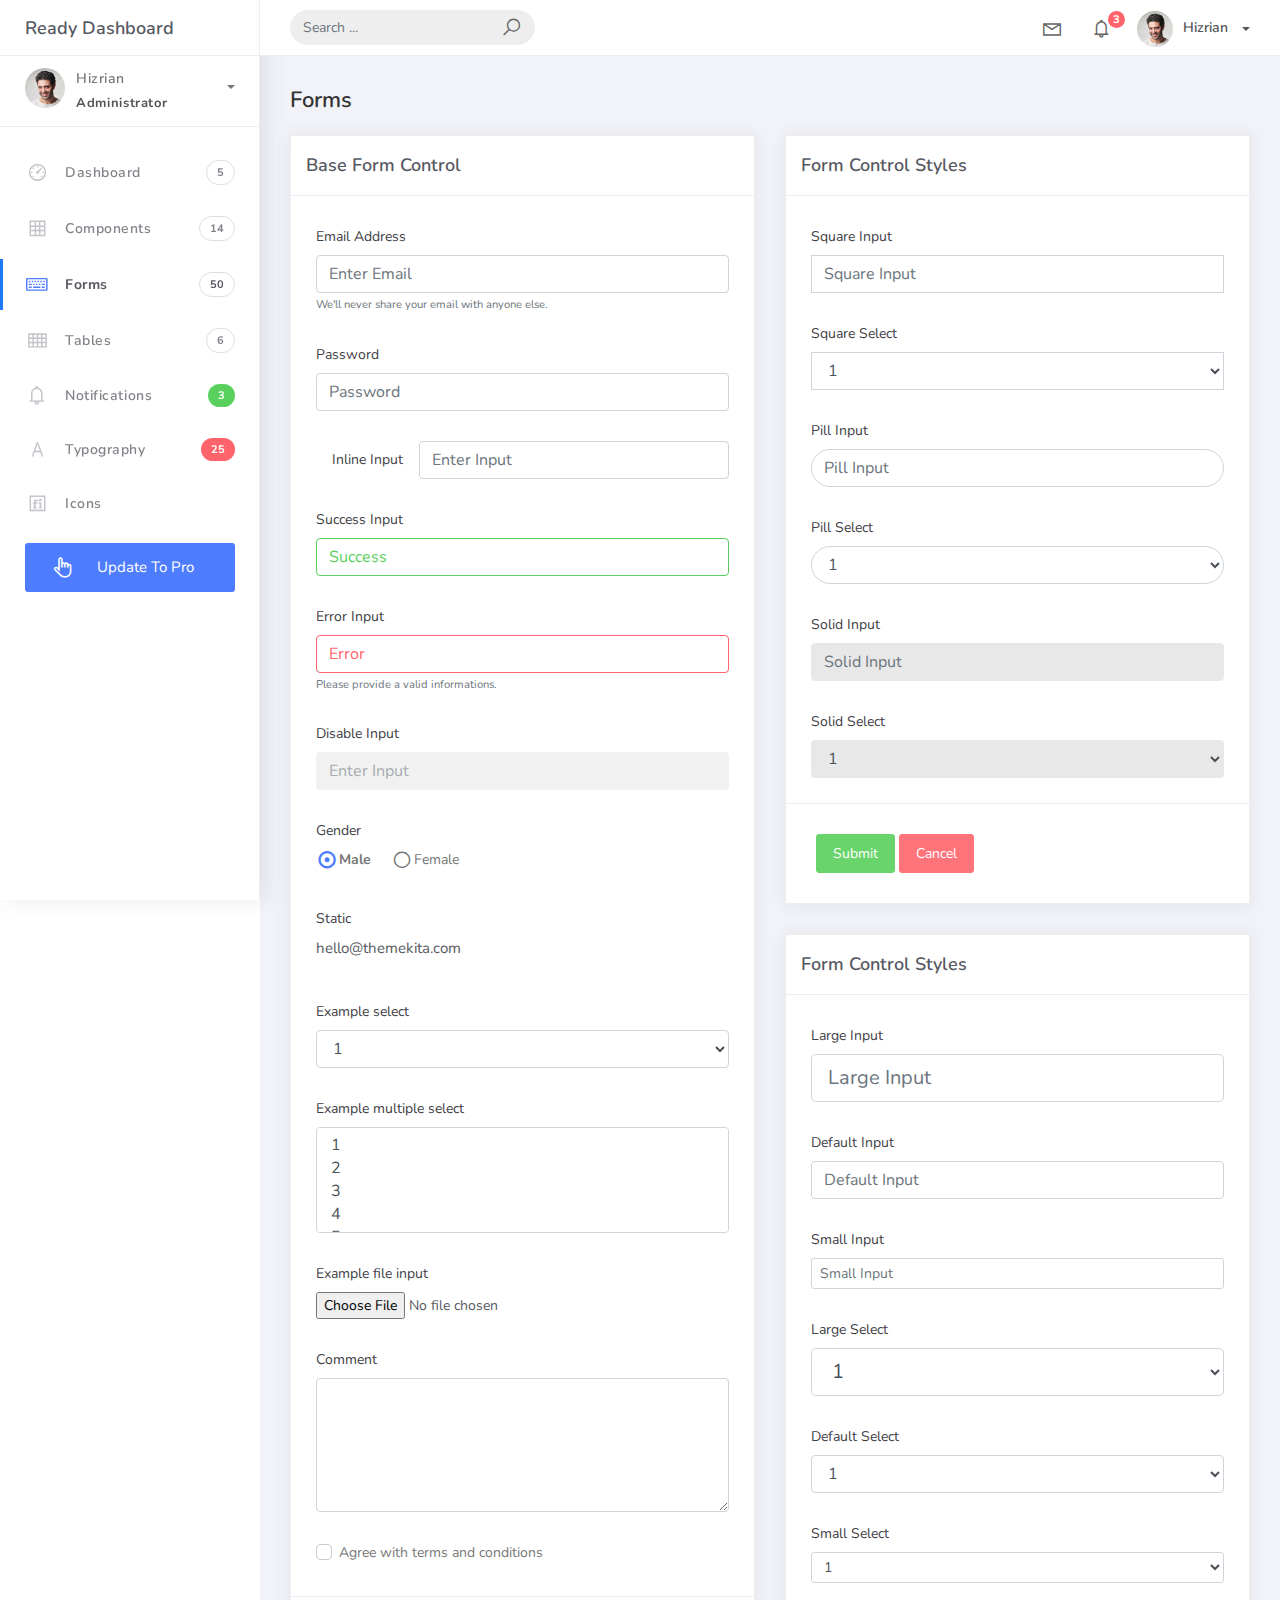
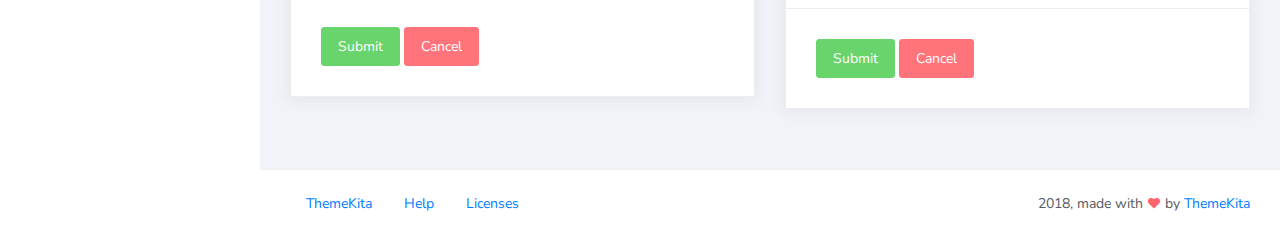
<file: admin/Ready-Bootstrap-Dashboard-master/forms.html>
<!DOCTYPE html>
<html>
<head>
	<meta http-equiv="X-UA-Compatible" content="IE=edge,chrome=1" />
	<title>Forms - Ready Bootstrap Dashboard</title>
	<meta content='width=device-width, initial-scale=1.0, maximum-scale=1.0, user-scalable=0, shrink-to-fit=no' name='viewport' />
	<link rel="stylesheet" href="assets/css/bootstrap.min.css">
	<link rel="stylesheet" href="https://fonts.googleapis.com/css?family=Nunito:200,200i,300,300i,400,400i,600,600i,700,700i,800,800i,900,900i">
	<link rel="stylesheet" href="assets/css/ready.css">
	<link rel="stylesheet" href="assets/css/demo.css">
</head>
<body>
	<div class="wrapper">
		<div class="main-header">
			<div class="logo-header">
				<a href="index.html" class="logo">
					Ready Dashboard
				</a>
				<button class="navbar-toggler sidenav-toggler ml-auto" type="button" data-toggle="collapse" data-target="collapse" aria-controls="sidebar" aria-expanded="false" aria-label="Toggle navigation">
					<span class="navbar-toggler-icon"></span>
				</button>
				<button class="topbar-toggler more"><i class="la la-ellipsis-v"></i></button>
			</div>
			<nav class="navbar navbar-header navbar-expand-lg">
				<div class="container-fluid">
					
					<form class="navbar-left navbar-form nav-search mr-md-3" action="">
						<div class="input-group">
							<input type="text" placeholder="Search ..." class="form-control">
							<div class="input-group-append">
								<span class="input-group-text">
									<i class="la la-search search-icon"></i>
								</span>
							</div>
						</div>
					</form>
					<ul class="navbar-nav topbar-nav ml-md-auto align-items-center">
						<li class="nav-item dropdown hidden-caret">
							<a class="nav-link dropdown-toggle" href="#" id="navbarDropdown" role="button" data-toggle="dropdown" aria-haspopup="true" aria-expanded="false">
								<i class="la la-envelope"></i>
							</a>
							<div class="dropdown-menu" aria-labelledby="navbarDropdown">
								<a class="dropdown-item" href="#">Action</a>
								<a class="dropdown-item" href="#">Another action</a>
								<div class="dropdown-divider"></div>
								<a class="dropdown-item" href="#">Something else here</a>
							</div>
						</li>
						<li class="nav-item dropdown hidden-caret">
							<a class="nav-link dropdown-toggle" href="#" id="navbarDropdown" role="button" data-toggle="dropdown" aria-haspopup="true" aria-expanded="false">
								<i class="la la-bell"></i>
								<span class="notification">3</span>
							</a>
							<ul class="dropdown-menu notif-box" aria-labelledby="navbarDropdown">
								<li>
									<div class="dropdown-title">You have 4 new notification</div>
								</li>
								<li>
									<div class="notif-center">
										<a href="#">
											<div class="notif-icon notif-primary"> <i class="la la-user-plus"></i> </div>
											<div class="notif-content">
												<span class="block">
													New user registered
												</span>
												<span class="time">5 minutes ago</span> 
											</div>
										</a>
										<a href="#">
											<div class="notif-icon notif-success"> <i class="la la-comment"></i> </div>
											<div class="notif-content">
												<span class="block">
													Rahmad commented on Admin
												</span>
												<span class="time">12 minutes ago</span> 
											</div>
										</a>
										<a href="#">
											<div class="notif-img"> 
												<img src="assets/img/profile2.jpg" alt="Img Profile">
											</div>
											<div class="notif-content">
												<span class="block">
													Reza send messages to you
												</span>
												<span class="time">12 minutes ago</span> 
											</div>
										</a>
										<a href="#">
											<div class="notif-icon notif-danger"> <i class="la la-heart"></i> </div>
											<div class="notif-content">
												<span class="block">
													Farrah liked Admin
												</span>
												<span class="time">17 minutes ago</span> 
											</div>
										</a>
									</div>
								</li>
								<li>
									<a class="see-all" href="javascript:void(0);"> <strong>See all notifications</strong> <i class="la la-angle-right"></i> </a>
								</li>
							</ul>
						</li>
						<li class="nav-item dropdown">
							<a class="dropdown-toggle profile-pic" data-toggle="dropdown" href="#" aria-expanded="false"> <img src="assets/img/profile.jpg" alt="user-img" width="36" class="img-circle"><span >Hizrian</span></span> </a>
							<ul class="dropdown-menu dropdown-user">
								<li>
									<div class="user-box">
										<div class="u-img"><img src="assets/img/profile.jpg" alt="user"></div>
										<div class="u-text">
											<h4>Hizrian</h4>
											<p class="text-muted">hello@themekita.com</p><a href="profile.html" class="btn btn-rounded btn-danger btn-sm">View Profile</a></div>
										</div>
									</li>
									<div class="dropdown-divider"></div>
									<a class="dropdown-item" href="#"><i class="ti-user"></i> My Profile</a>
									<a class="dropdown-item" href="#"></i> My Balance</a>
									<a class="dropdown-item" href="#"><i class="ti-email"></i> Inbox</a>
									<div class="dropdown-divider"></div>
									<a class="dropdown-item" href="#"><i class="ti-settings"></i> Account Setting</a>
									<div class="dropdown-divider"></div>
									<a class="dropdown-item" href="#"><i class="fa fa-power-off"></i> Logout</a>
								</ul>
								<!-- /.dropdown-user -->
							</li>
						</ul>
					</div>
				</nav>
			</div>
			<div class="sidebar">
				<div class="scrollbar-inner sidebar-wrapper">
					<div class="user">
						<div class="photo">
							<img src="assets/img/profile.jpg">
						</div>
						<div class="info">
							<a class="" data-toggle="collapse" href="#collapseExample" aria-expanded="true">
								<span>
									Hizrian
									<span class="user-level">Administrator</span>
									<span class="caret"></span>
								</span>
							</a>
							<div class="clearfix"></div>

							<div class="collapse in" id="collapseExample" aria-expanded="true" style="">
								<ul class="nav">
									<li>
										<a href="#profile">
											<span class="link-collapse">My Profile</span>
										</a>
									</li>
									<li>
										<a href="#edit">
											<span class="link-collapse">Edit Profile</span>
										</a>
									</li>
									<li>
										<a href="#settings">
											<span class="link-collapse">Settings</span>
										</a>
									</li>
								</ul>
							</div>
						</div>
					</div>
					<ul class="nav">
						<li class="nav-item">
							<a href="index.html">
								<i class="la la-dashboard"></i>
								<p>Dashboard</p>
								<span class="badge badge-count">5</span>
							</a>
						</li>
						<li class="nav-item">
							<a href="components.html">
								<i class="la la-table"></i>
								<p>Components</p>
								<span class="badge badge-count">14</span>
							</a>
						</li>
						<li class="nav-item active">
							<a href="forms.html">
								<i class="la la-keyboard-o"></i>
								<p>Forms</p>
								<span class="badge badge-count">50</span>
							</a>
						</li>
						<li class="nav-item">
							<a href="tables.html">
								<i class="la la-th"></i>
								<p>Tables</p>
								<span class="badge badge-count">6</span>
							</a>
						</li>
						<li class="nav-item">
							<a href="notifications.html">
								<i class="la la-bell"></i>
								<p>Notifications</p>
								<span class="badge badge-success">3</span>
							</a>
						</li>
						<li class="nav-item">
							<a href="typography.html">
								<i class="la la-font"></i>
								<p>Typography</p>
								<span class="badge badge-danger">25</span>
							</a>
						</li>
						<li class="nav-item">
							<a href="icons.html">
								<i class="la la-fonticons"></i>
								<p>Icons</p>
							</a>
						</li>
						<li class="nav-item update-pro">
							<button  data-toggle="modal" data-target="#modalUpdate">
								<i class="la la-hand-pointer-o"></i>
								<p>Update To Pro</p>
							</button>
						</li>
					</ul>
				</div>
			</div>
			<div class="main-panel">
				<div class="content">
					<div class="container-fluid">
						<h4 class="page-title">Forms</h4>
						<div class="row">
							<div class="col-md-6">
								<div class="card">
									<div class="card-header">
										<div class="card-title">Base Form Control</div>
									</div>
									<div class="card-body">
										<div class="form-group">
											<label for="email">Email Address</label>
											<input type="email" class="form-control" id="email" placeholder="Enter Email">
											<small id="emailHelp" class="form-text text-muted">We'll never share your email with anyone else.</small>
										</div>
										<div class="form-group">
											<label for="password">Password</label>
											<input type="password" class="form-control" id="password" placeholder="Password">
										</div>
										<div class="form-group form-inline">
											<label for="inlineinput" class="col-md-3 col-form-label">Inline Input</label>
											<div class="col-md-9 p-0">
												<input type="text" class="form-control input-full" id="inlineinput" placeholder="Enter Input">
											</div>
										</div>
										<div class="form-group has-success">
											<label for="successInput">Success Input</label>
											<input type="text" id="successInput" value="Success" class="form-control">
										</div>
										<div class="form-group has-error has-feedback">
											<label for="errorInput">Error Input</label>
											<input type="text" id="errorInput" value="Error" class="form-control">
											<small id="emailHelp" class="form-text text-muted">Please provide a valid informations.</small>
										</div>
										<div class="form-group">
											<label for="disableinput">Disable Input</label>
											<input type="text" class="form-control" id="disableinput" placeholder="Enter Input" disabled>
										</div>
										<div class="form-check">
											<label>Gender</label><br/>
											<label class="form-radio-label">
												<input class="form-radio-input" type="radio" name="optionsRadios" value=""  checked="">
												<span class="form-radio-sign">Male</span>
											</label>
											<label class="form-radio-label ml-3">
												<input class="form-radio-input" type="radio" name="optionsRadios" value="">
												<span class="form-radio-sign">Female</span>
											</label>
										</div>
										<div class="form-group">
											<label class="control-label">
												Static
											</label> <!----> <p class="form-control-static">hello@themekita.com</p> <!---->  <!----></div>
											<div class="form-group">
												<label for="exampleFormControlSelect1">Example select</label>
												<select class="form-control" id="exampleFormControlSelect1">
													<option>1</option>
													<option>2</option>
													<option>3</option>
													<option>4</option>
													<option>5</option>
												</select>
											</div>
											<div class="form-group">
												<label for="exampleFormControlSelect2">Example multiple select</label>
												<select multiple class="form-control" id="exampleFormControlSelect2">
													<option>1</option>
													<option>2</option>
													<option>3</option>
													<option>4</option>
													<option>5</option>
												</select>
											</div>
											<div class="form-group">
												<label for="exampleFormControlFile1">Example file input</label>
												<input type="file" class="form-control-file" id="exampleFormControlFile1">
											</div>
											<div class="form-group">
												<label for="comment">Comment</label>
												<textarea class="form-control" id="comment" rows="5">

												</textarea>
											</div>
											<div class="form-check">
												<label class="form-check-label">
													<input class="form-check-input" type="checkbox" value="">
													<span class="form-check-sign">Agree with terms and conditions</span>
												</label>
											</div>
										</div>
										<div class="card-action">
											<button class="btn btn-success">Submit</button>
											<button class="btn btn-danger">Cancel</button>
										</div>
									</div>
								</div>
								<div class="col-md-6">
									<div class="card">
										<div class="card-header">
											<div class="card-title">Form Control Styles</div>
										</div>
										<div class="card-body">
											<div class="form-group">
												<label for="squareInput">Square Input</label>
												<input type="text" class="form-control input-square" id="squareInput" placeholder="Square Input">
											</div>
											<div class="form-group">
												<label for="squareSelect">Square Select</label>
												<select class="form-control input-square" id="squareSelect">
													<option>1</option>
													<option>2</option>
													<option>3</option>
													<option>4</option>
													<option>5</option>
												</select>
											</div>
											<div class="form-group">
												<label for="pillInput">Pill Input</label>
												<input type="text" class="form-control input-pill" id="pillInput" placeholder="Pill Input">
											</div>
											<div class="form-group">
												<label for="pillSelect">Pill Select</label>
												<select class="form-control input-pill" id="pillSelect">
													<option>1</option>
													<option>2</option>
													<option>3</option>
													<option>4</option>
													<option>5</option>
												</select>
											</div>
											<div class="form-group">
												<label for="solidInput">Solid Input</label>
												<input type="text" class="form-control input-solid" id="solidInput" placeholder="Solid Input">
											</div>
											<div class="form-group">
												<label for="solidSelect">Solid Select</label>
												<select class="form-control input-solid" id="solidSelect">
													<option>1</option>
													<option>2</option>
													<option>3</option>
													<option>4</option>
													<option>5</option>
												</select>
											</div>											
										</div>
										<div class="card-action">
											<button class="btn btn-success">Submit</button>
											<button class="btn btn-danger">Cancel</button>
										</div>
									</div>
									<div class="card">
										<div class="card-header">
											<div class="card-title">Form Control Styles</div>
										</div>
										<div class="card-body">
											<div class="form-group">
												<label for="largeInput">Large Input</label>
												<input type="text" class="form-control form-control-lg" id="largeInput" placeholder="Large Input">
											</div>
											<div class="form-group">
												<label for="largeInput">Default Input</label>
												<input type="text" class="form-control form-control" id="defaultInput" placeholder="Default Input">
											</div>
											<div class="form-group">
												<label for="smallInput">Small Input</label>
												<input type="text" class="form-control form-control-sm" id="smallInput" placeholder="Small Input">
											</div>
											<div class="form-group">
												<label for="largeSelect">Large Select</label>
												<select class="form-control form-control-lg" id="largeSelect">
													<option>1</option>
													<option>2</option>
													<option>3</option>
													<option>4</option>
													<option>5</option>
												</select>
											</div>
											<div class="form-group">
												<label for="defaultSelect">Default Select</label>
												<select class="form-control form-control" id="defaultSelect">
													<option>1</option>
													<option>2</option>
													<option>3</option>
													<option>4</option>
													<option>5</option>
												</select>
											</div>
											<div class="form-group">
												<label for="smallSelect">Small Select</label>
												<select class="form-control form-control-sm" id="smallSelect">
													<option>1</option>
													<option>2</option>
													<option>3</option>
													<option>4</option>
													<option>5</option>
												</select>
											</div>
										</div>
										<div class="card-action">
											<button class="btn btn-success">Submit</button>
											<button class="btn btn-danger">Cancel</button>
										</div>
									</div>
								</div>
							</div>
						</div>
					</div>
					<footer class="footer">
						<div class="container-fluid">
							<nav class="pull-left">
								<ul class="nav">
									<li class="nav-item">
										<a class="nav-link" href="http://www.themekita.com">
											ThemeKita
										</a>
									</li>
									<li class="nav-item">
										<a class="nav-link" href="#">
											Help
										</a>
									</li>
									<li class="nav-item">
										<a class="nav-link" href="#">
											Licenses
										</a>
									</li>
								</ul>
							</nav>
							<div class="copyright ml-auto">
								2018, made with <i class="la la-heart heart text-danger"></i> by <a href="http://www.themekita.com">ThemeKita</a>
							</div>				
						</div>
					</footer>
				</div>
			</div>
		</div>
	</div>
	<!-- Modal -->
	<div class="modal fade" id="modalUpdate" tabindex="-1" role="dialog" aria-labelledby="modalUpdatePro" aria-hidden="true">
		<div class="modal-dialog modal-dialog-centered" role="document">
			<div class="modal-content">
				<div class="modal-header bg-primary">
					<h6 class="modal-title"><i class="la la-frown-o"></i> Under Development</h6>
					<button type="button" class="close" data-dismiss="modal" aria-label="Close">
						<span aria-hidden="true">&times;</span>
					</button>
				</div>
				<div class="modal-body text-center">									
					<p>Currently the pro version of the <b>Ready Dashboard</b> Bootstrap is in progress development</p>
					<p>
					<b>We'll let you know when it's done</b></p>
				</div>
				<div class="modal-footer">
					<button type="button" class="btn btn-secondary" data-dismiss="modal">Close</button>
				</div>
			</div>
		</div>
	</div>
</body>
<script src="assets/js/core/jquery.3.2.1.min.js"></script>
<script src="assets/js/plugin/jquery-ui-1.12.1.custom/jquery-ui.min.js"></script>
<script src="assets/js/core/popper.min.js"></script>
<script src="assets/js/core/bootstrap.min.js"></script>
<script src="assets/js/plugin/chartist/chartist.min.js"></script>
<script src="assets/js/plugin/chartist/plugin/chartist-plugin-tooltip.min.js"></script>
<script src="assets/js/plugin/bootstrap-notify/bootstrap-notify.min.js"></script>
<script src="assets/js/plugin/bootstrap-toggle/bootstrap-toggle.min.js"></script>
<script src="assets/js/plugin/jquery-mapael/jquery.mapael.min.js"></script>
<script src="assets/js/plugin/jquery-mapael/maps/world_countries.min.js"></script>
<script src="assets/js/plugin/chart-circle/circles.min.js"></script>
<script src="assets/js/plugin/jquery-scrollbar/jquery.scrollbar.min.js"></script>
<script src="assets/js/ready.min.js"></script>
</html>
</file>
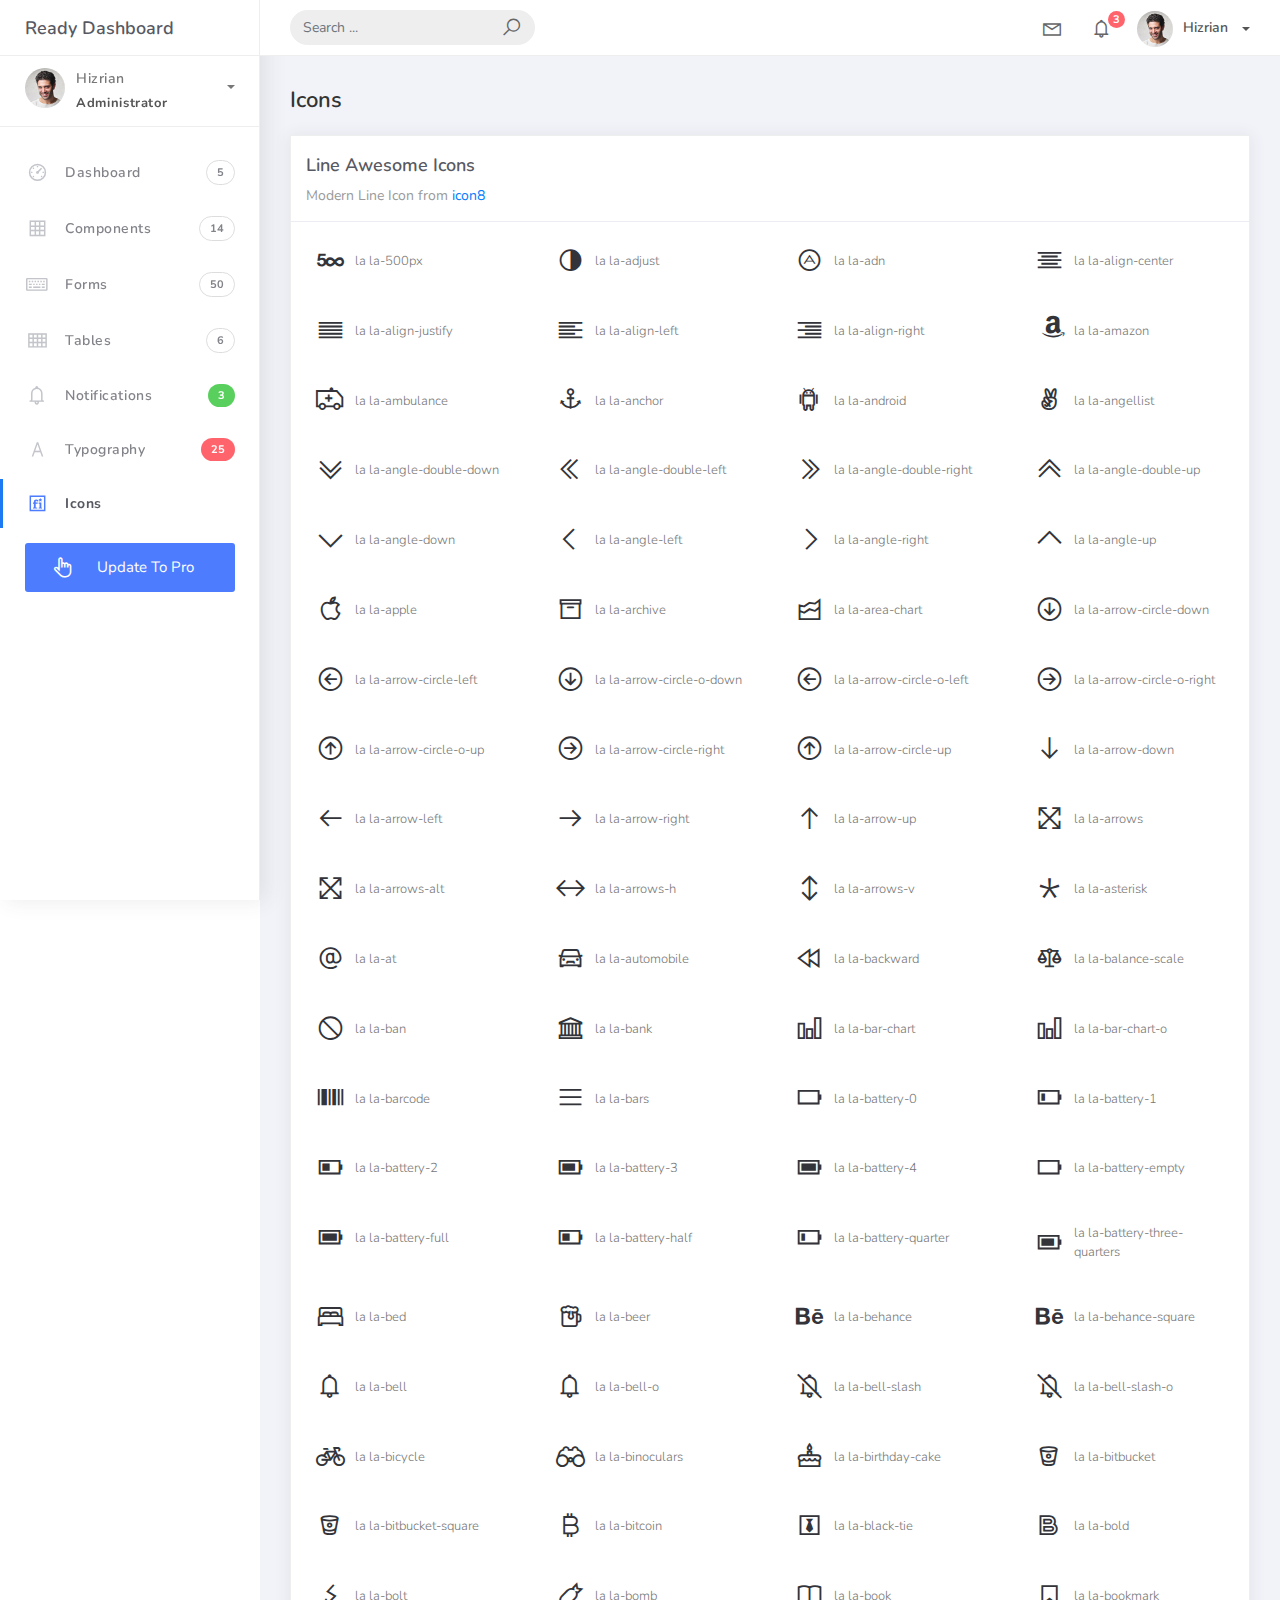
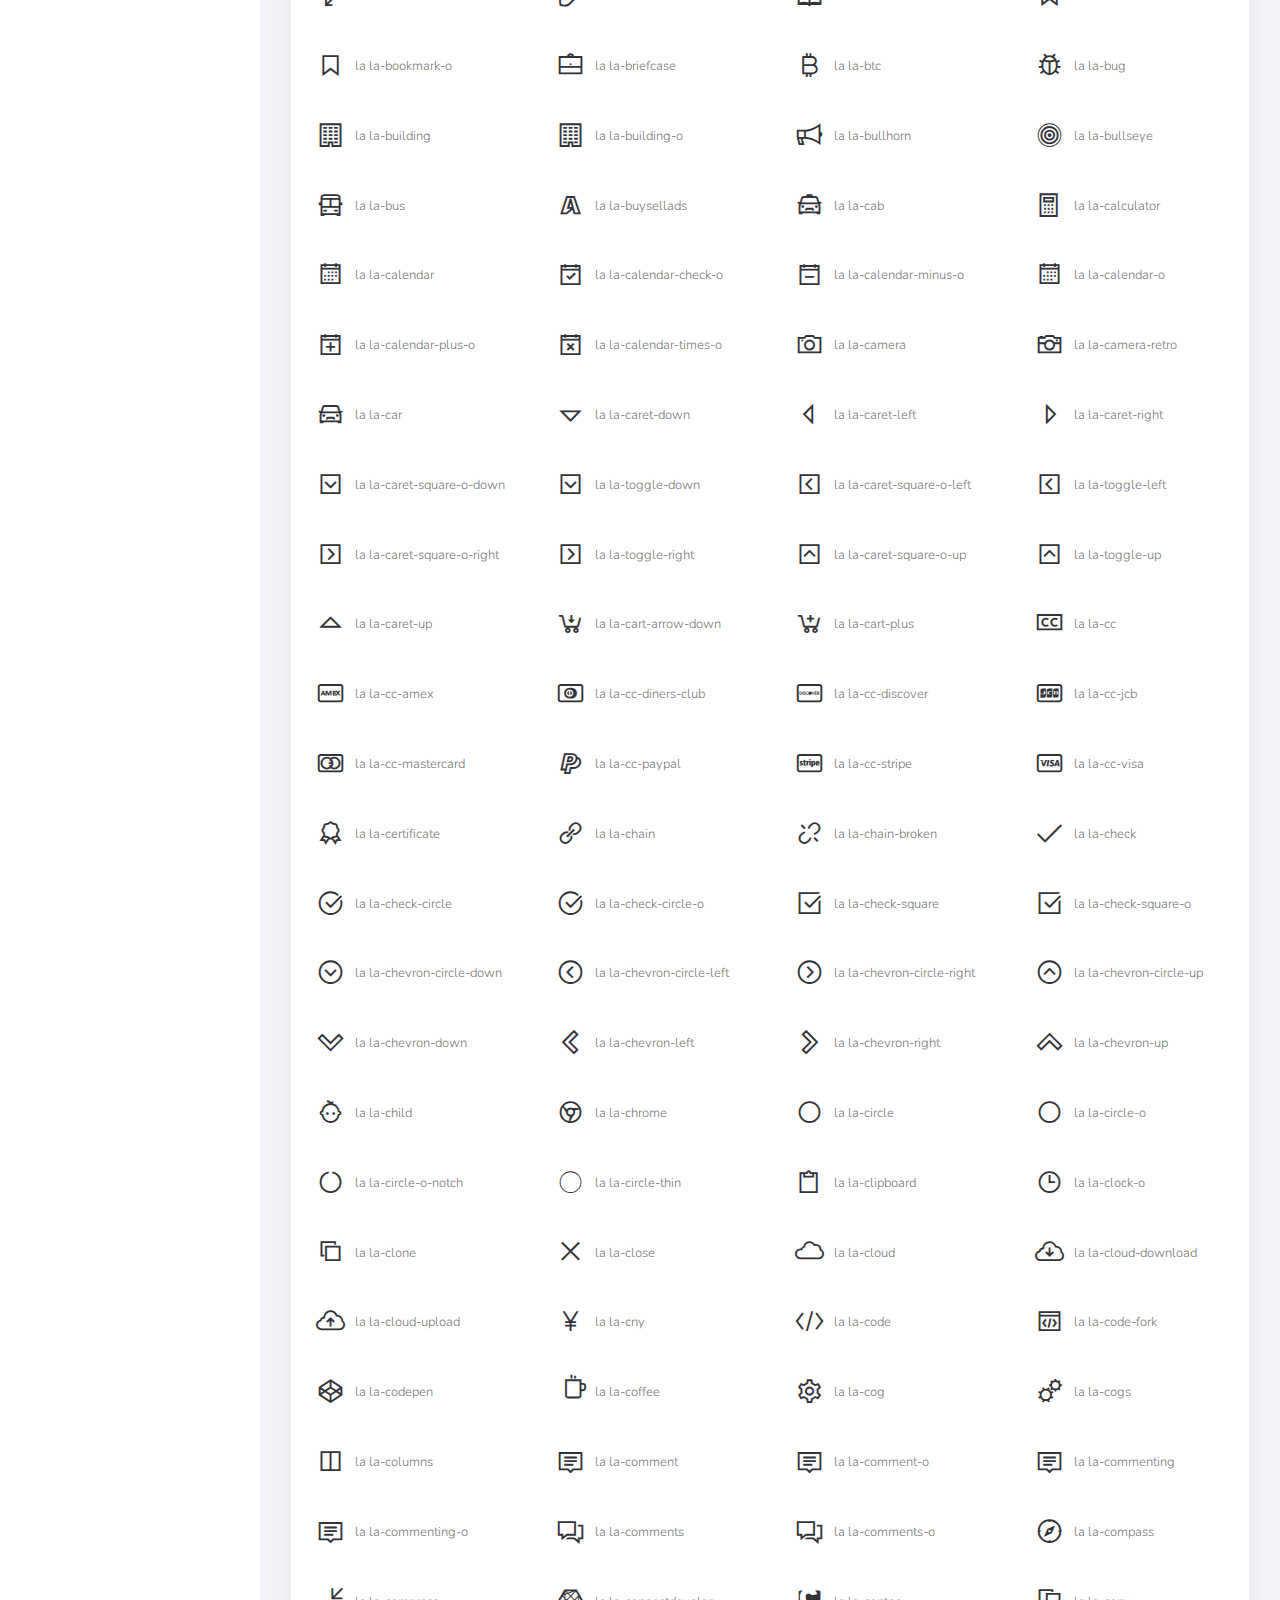
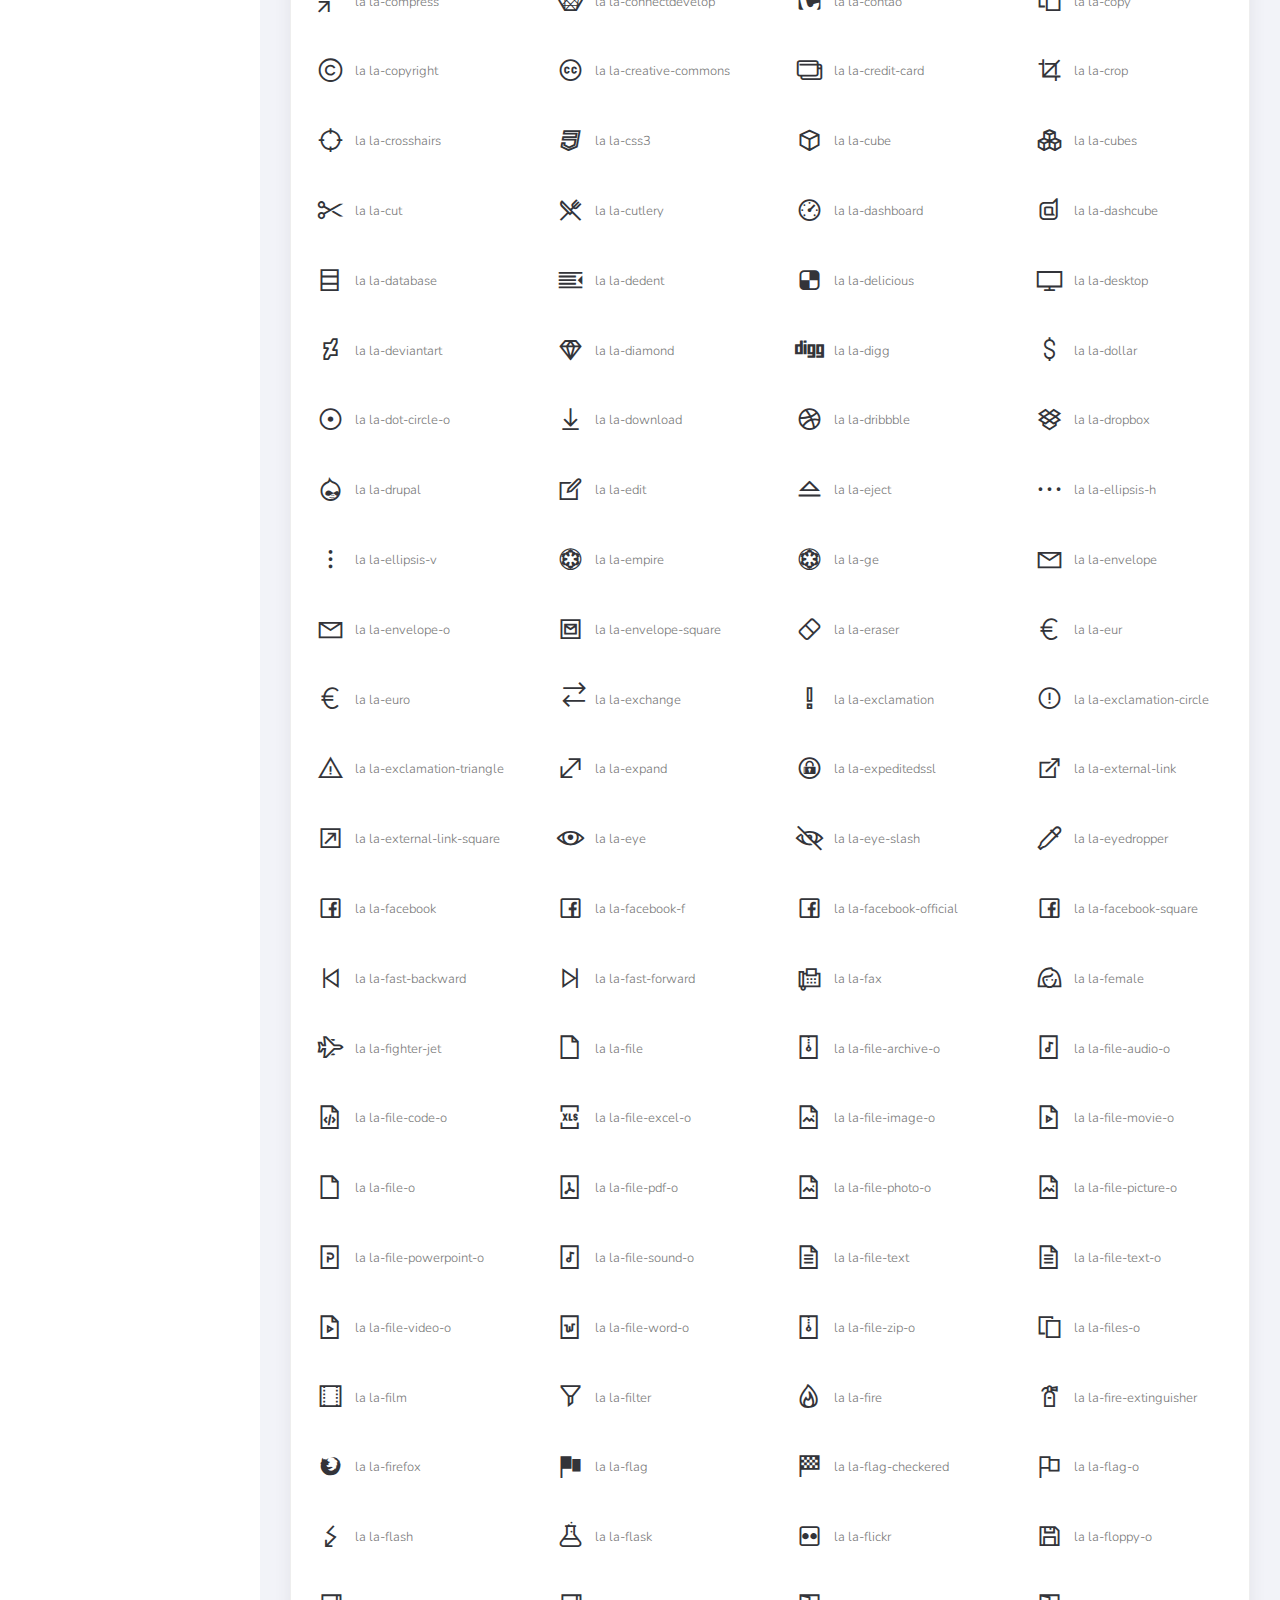
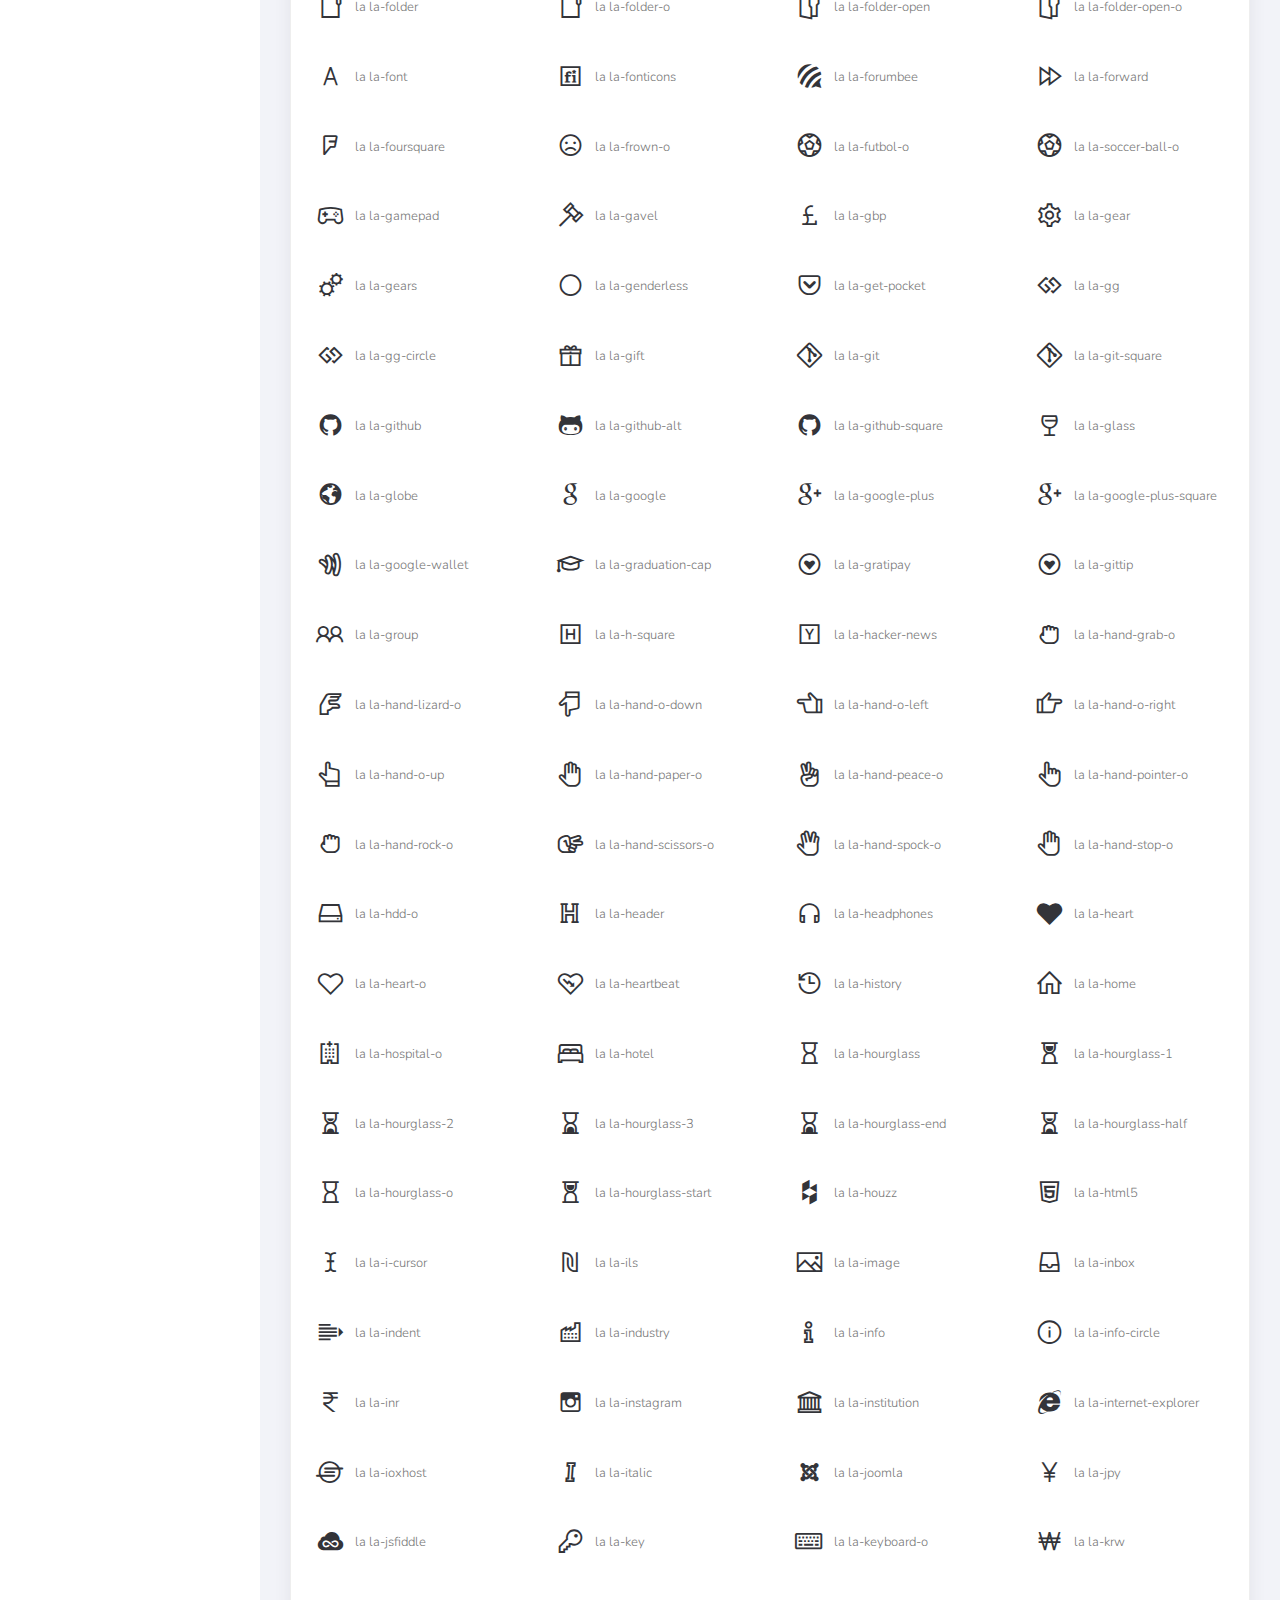
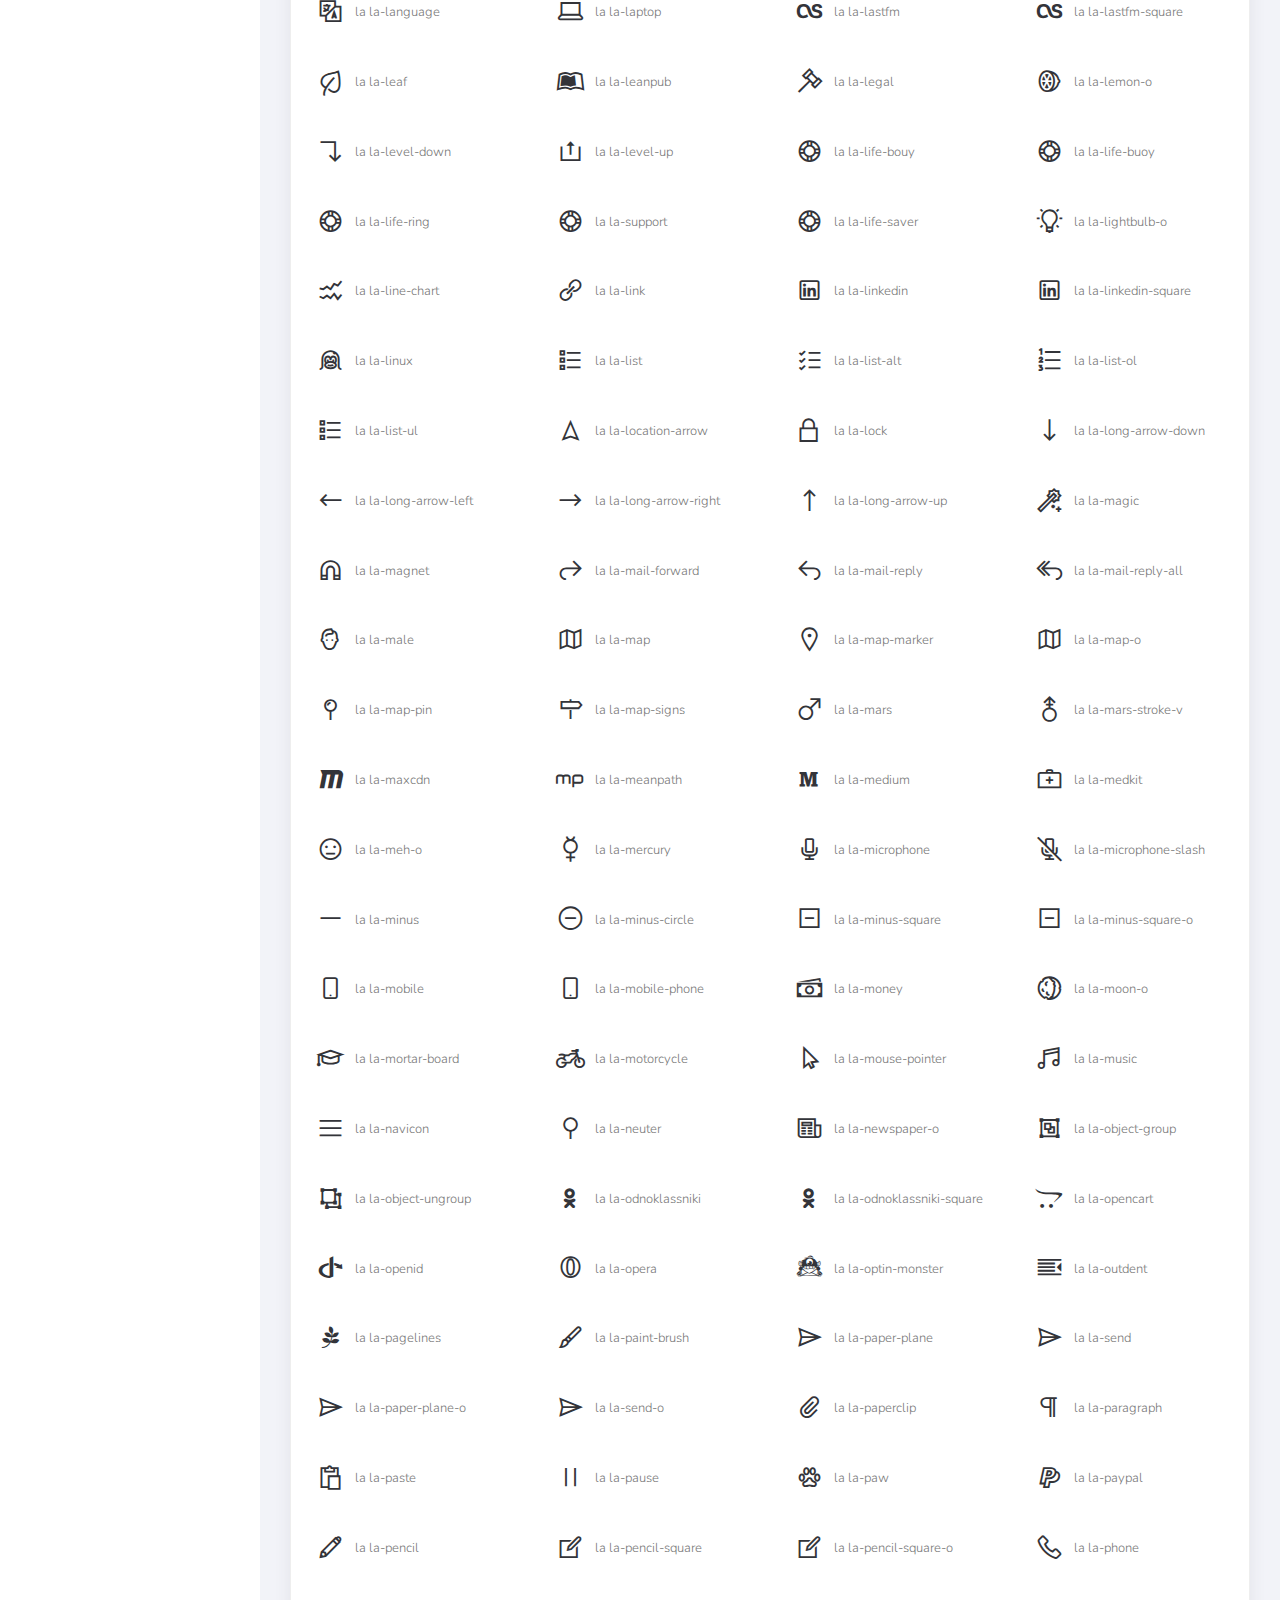
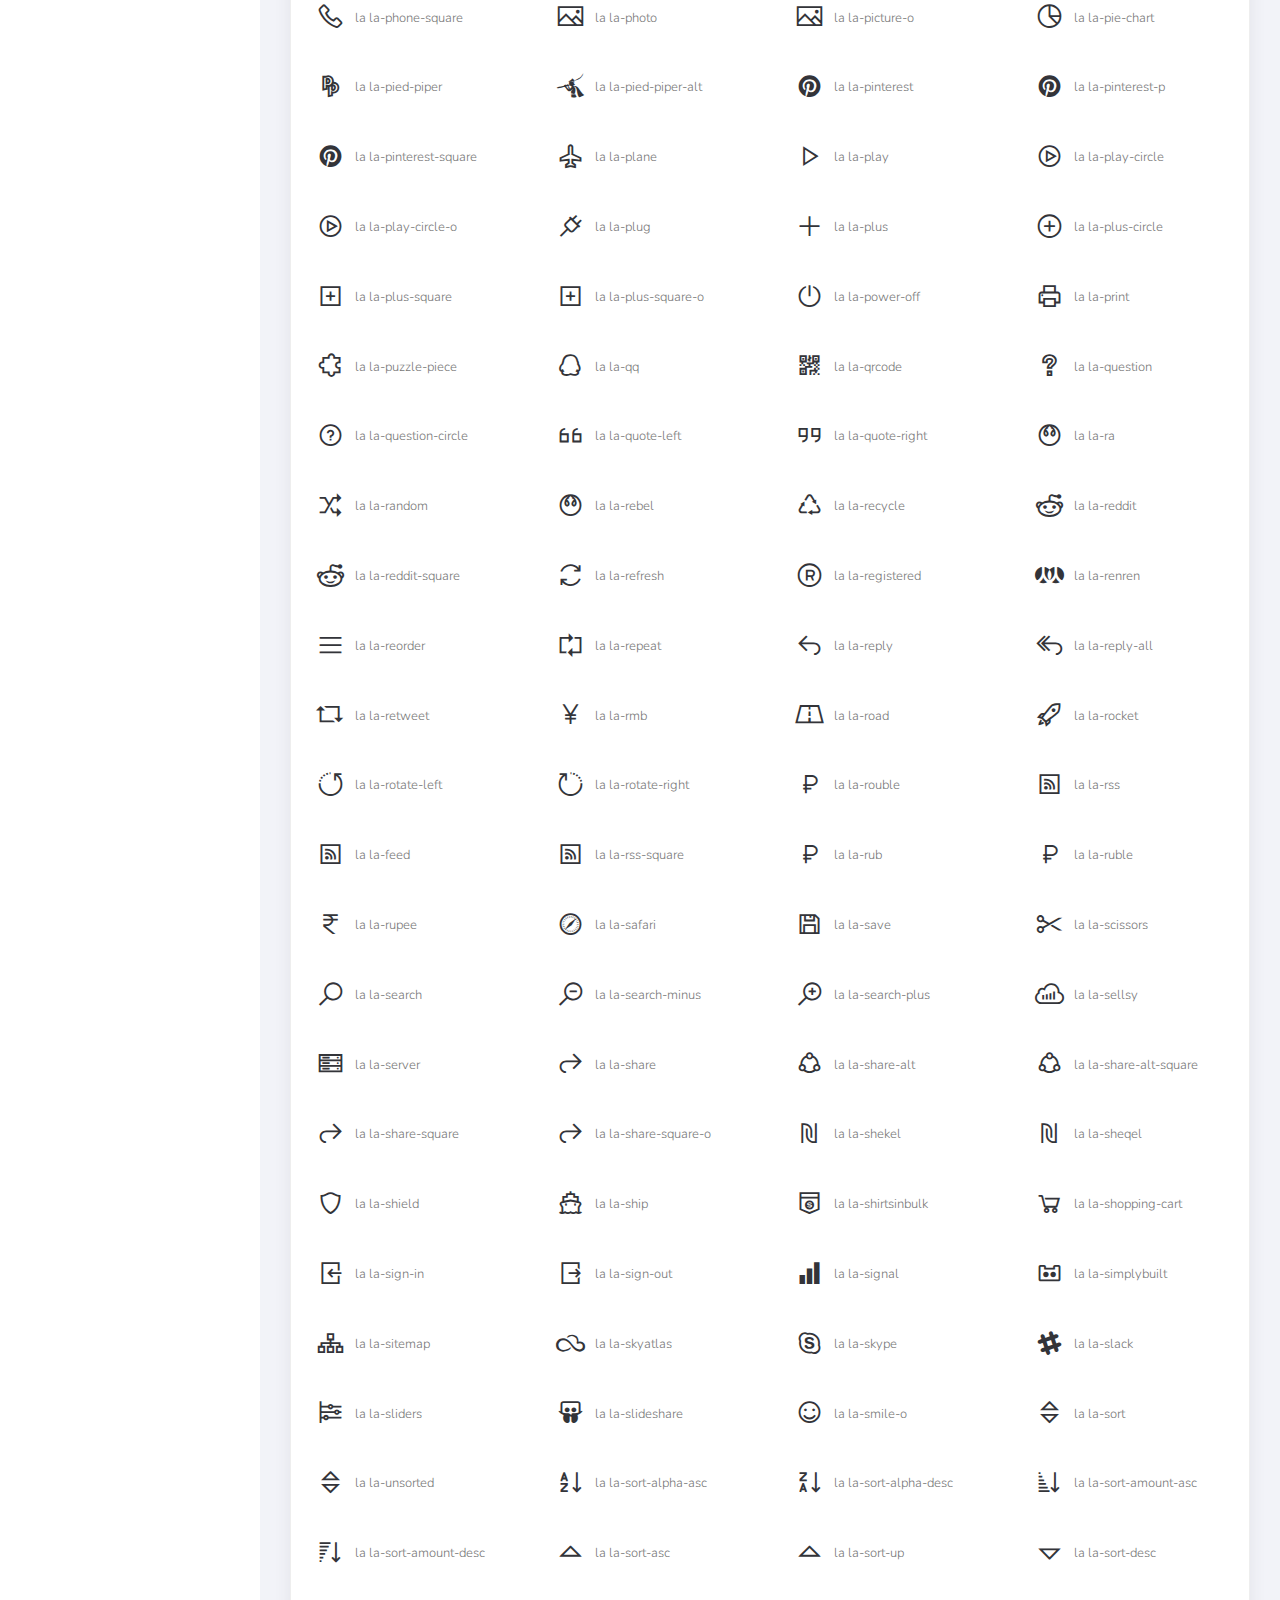
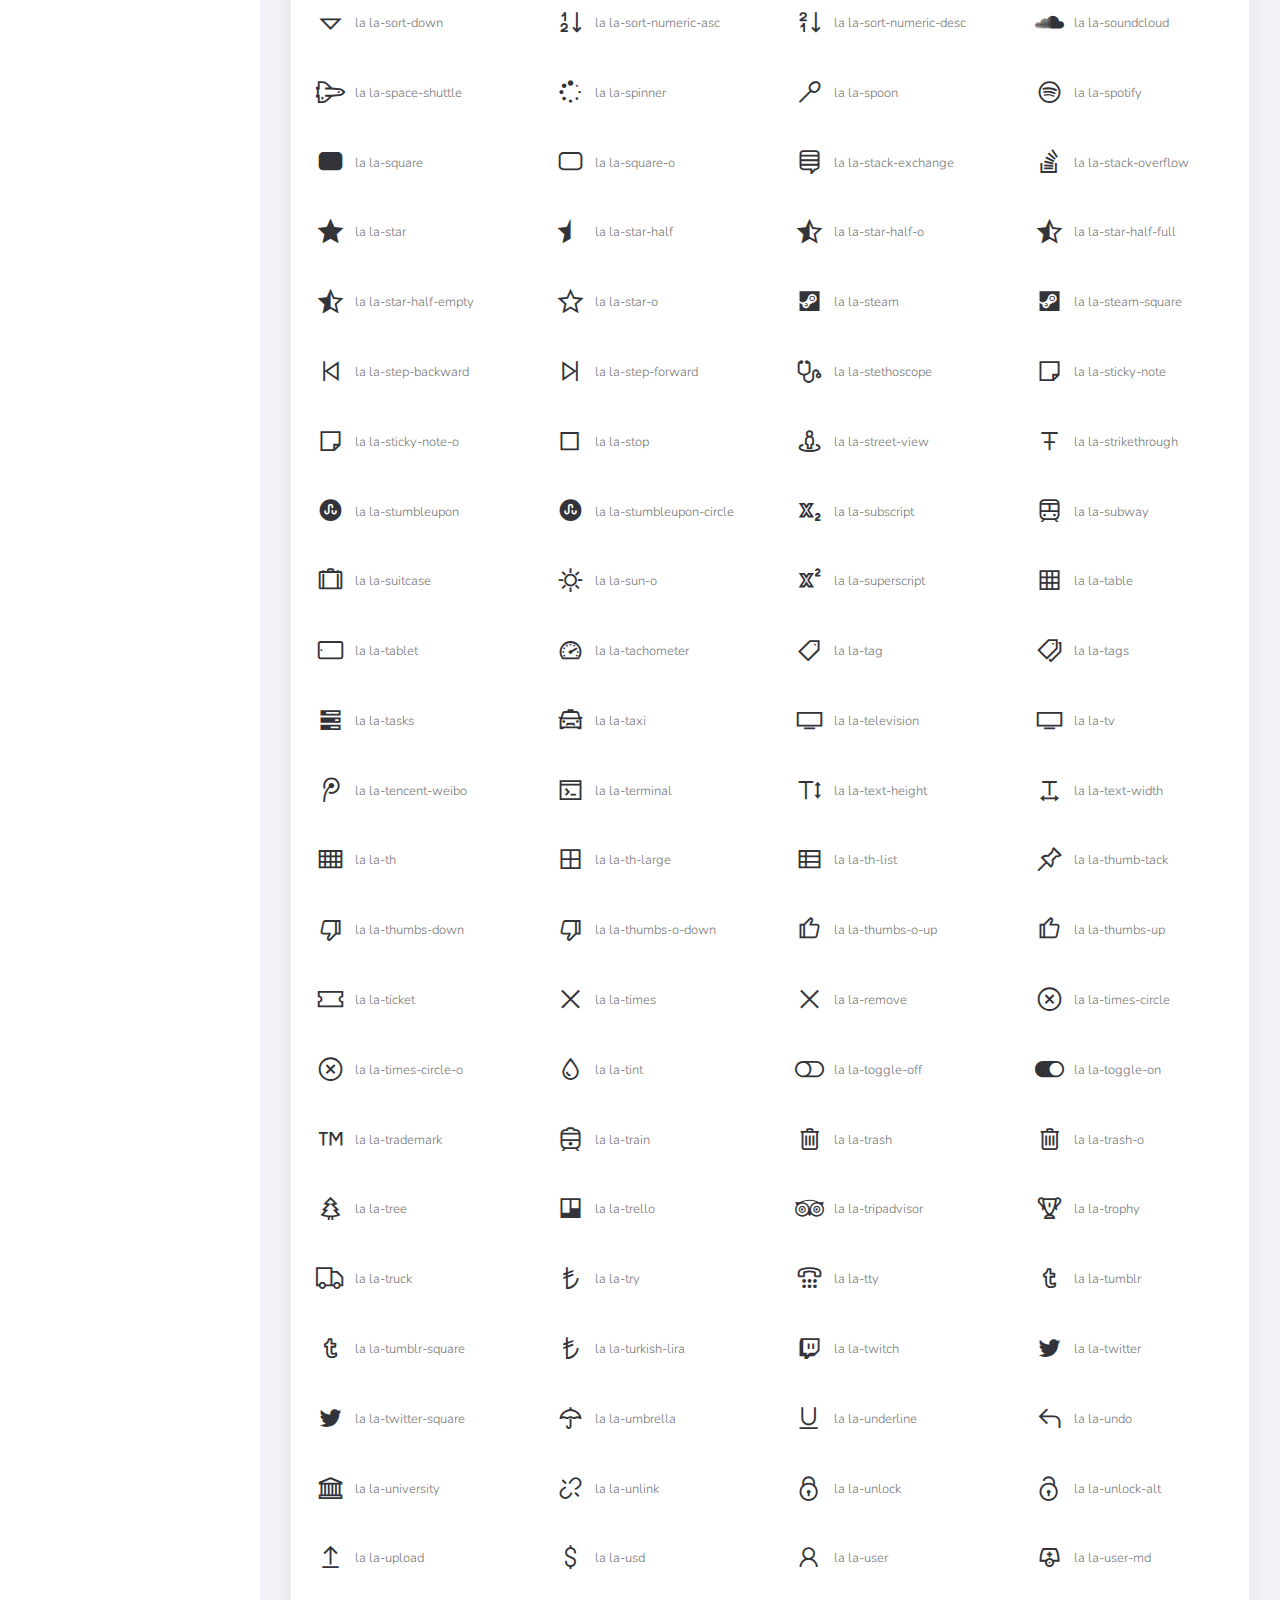
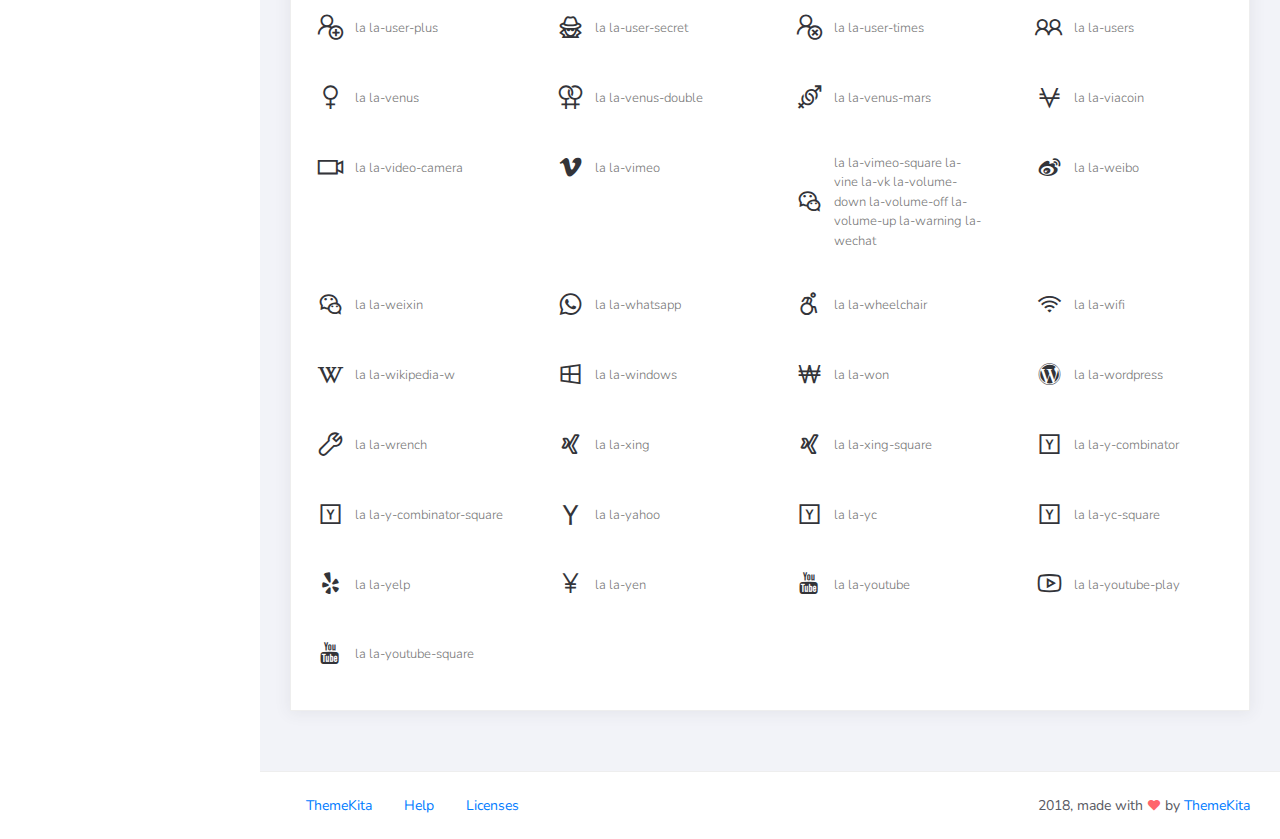
<file: admin/Ready-Bootstrap-Dashboard-master/icons.html>
<!DOCTYPE html>
<html>
<head>
	<meta http-equiv="X-UA-Compatible" content="IE=edge,chrome=1" />
	<title>Icons - Ready Bootstrap Dashboard</title>
	<meta content='width=device-width, initial-scale=1.0, maximum-scale=1.0, user-scalable=0, shrink-to-fit=no' name='viewport' />
	<link rel="stylesheet" href="assets/css/bootstrap.min.css">
	<link rel="stylesheet" href="https://fonts.googleapis.com/css?family=Nunito:200,200i,300,300i,400,400i,600,600i,700,700i,800,800i,900,900i">
	<link rel="stylesheet" href="assets/css/ready.css">
	<link rel="stylesheet" href="assets/css/demo.css">
</head>
<body>
	<div class="wrapper">
		<div class="main-header">
			<div class="logo-header">
				<a href="index.html" class="logo">
					Ready Dashboard
				</a>
				<button class="navbar-toggler sidenav-toggler ml-auto" type="button" data-toggle="collapse" data-target="collapse" aria-controls="sidebar" aria-expanded="false" aria-label="Toggle navigation">
					<span class="navbar-toggler-icon"></span>
				</button>
				<button class="topbar-toggler more"><i class="la la-ellipsis-v"></i></button>
			</div>
			<nav class="navbar navbar-header navbar-expand-lg">
				<div class="container-fluid">
					
					<form class="navbar-left navbar-form nav-search mr-md-3" action="">
						<div class="input-group">
							<input type="text" placeholder="Search ..." class="form-control">
							<div class="input-group-append">
								<span class="input-group-text">
									<i class="la la-search search-icon"></i>
								</span>
							</div>
						</div>
					</form>
					<ul class="navbar-nav topbar-nav ml-md-auto align-items-center">
						<li class="nav-item dropdown hidden-caret">
							<a class="nav-link dropdown-toggle" href="#" id="navbarDropdown" role="button" data-toggle="dropdown" aria-haspopup="true" aria-expanded="false">
								<i class="la la-envelope"></i>
							</a>
							<div class="dropdown-menu" aria-labelledby="navbarDropdown">
								<a class="dropdown-item" href="#">Action</a>
								<a class="dropdown-item" href="#">Another action</a>
								<div class="dropdown-divider"></div>
								<a class="dropdown-item" href="#">Something else here</a>
							</div>
						</li>
						<li class="nav-item dropdown hidden-caret">
							<a class="nav-link dropdown-toggle" href="#" id="navbarDropdown" role="button" data-toggle="dropdown" aria-haspopup="true" aria-expanded="false">
								<i class="la la-bell"></i>
								<span class="notification">3</span>
							</a>
							<ul class="dropdown-menu notif-box" aria-labelledby="navbarDropdown">
								<li>
									<div class="dropdown-title">You have 4 new notification</div>
								</li>
								<li>
									<div class="notif-center">
										<a href="#">
											<div class="notif-icon notif-primary"> <i class="la la-user-plus"></i> </div>
											<div class="notif-content">
												<span class="block">
													New user registered
												</span>
												<span class="time">5 minutes ago</span> 
											</div>
										</a>
										<a href="#">
											<div class="notif-icon notif-success"> <i class="la la-comment"></i> </div>
											<div class="notif-content">
												<span class="block">
													Rahmad commented on Admin
												</span>
												<span class="time">12 minutes ago</span> 
											</div>
										</a>
										<a href="#">
											<div class="notif-img"> 
												<img src="assets/img/profile2.jpg" alt="Img Profile">
											</div>
											<div class="notif-content">
												<span class="block">
													Reza send messages to you
												</span>
												<span class="time">12 minutes ago</span> 
											</div>
										</a>
										<a href="#">
											<div class="notif-icon notif-danger"> <i class="la la-heart"></i> </div>
											<div class="notif-content">
												<span class="block">
													Farrah liked Admin
												</span>
												<span class="time">17 minutes ago</span> 
											</div>
										</a>
									</div>
								</li>
								<li>
									<a class="see-all" href="javascript:void(0);"> <strong>See all notifications</strong> <i class="la la-angle-right"></i> </a>
								</li>
							</ul>
						</li>
						<li class="nav-item dropdown">
							<a class="dropdown-toggle profile-pic" data-toggle="dropdown" href="#" aria-expanded="false"> <img src="assets/img/profile.jpg" alt="user-img" width="36" class="img-circle"><span >Hizrian</span></span> </a>
							<ul class="dropdown-menu dropdown-user">
								<li>
									<div class="user-box">
										<div class="u-img"><img src="assets/img/profile.jpg" alt="user"></div>
										<div class="u-text">
											<h4>Hizrian</h4>
											<p class="text-muted">hello@themekita.com</p><a href="profile.html" class="btn btn-rounded btn-danger btn-sm">View Profile</a></div>
										</div>
									</li>
									<div class="dropdown-divider"></div>
									<a class="dropdown-item" href="#"><i class="ti-user"></i> My Profile</a>
									<a class="dropdown-item" href="#"></i> My Balance</a>
									<a class="dropdown-item" href="#"><i class="ti-email"></i> Inbox</a>
									<div class="dropdown-divider"></div>
									<a class="dropdown-item" href="#"><i class="ti-settings"></i> Account Setting</a>
									<div class="dropdown-divider"></div>
									<a class="dropdown-item" href="#"><i class="fa fa-power-off"></i> Logout</a>
								</ul>
								<!-- /.dropdown-user -->
							</li>
						</ul>
					</div>
				</nav>
			</div>
			<div class="sidebar">
				<div class="scrollbar-inner sidebar-wrapper">
					<div class="user">
						<div class="photo">
							<img src="assets/img/profile.jpg">
						</div>
						<div class="info">
							<a class="" data-toggle="collapse" href="#collapseExample" aria-expanded="true">
								<span>
									Hizrian
									<span class="user-level">Administrator</span>
									<span class="caret"></span>
								</span>
							</a>
							<div class="clearfix"></div>

							<div class="collapse in" id="collapseExample" aria-expanded="true" style="">
								<ul class="nav">
									<li>
										<a href="#profile">
											<span class="link-collapse">My Profile</span>
										</a>
									</li>
									<li>
										<a href="#edit">
											<span class="link-collapse">Edit Profile</span>
										</a>
									</li>
									<li>
										<a href="#settings">
											<span class="link-collapse">Settings</span>
										</a>
									</li>
								</ul>
							</div>
						</div>
					</div>
					<ul class="nav">
						<li class="nav-item">
							<a href="index.html">
								<i class="la la-dashboard"></i>
								<p>Dashboard</p>
								<span class="badge badge-count">5</span>
							</a>
						</li>
						<li class="nav-item">
							<a href="components.html">
								<i class="la la-table"></i>
								<p>Components</p>
								<span class="badge badge-count">14</span>
							</a>
						</li>
						<li class="nav-item">
							<a href="forms.html">
								<i class="la la-keyboard-o"></i>
								<p>Forms</p>
								<span class="badge badge-count">50</span>
							</a>
						</li>
						<li class="nav-item">
							<a href="tables.html">
								<i class="la la-th"></i>
								<p>Tables</p>
								<span class="badge badge-count">6</span>
							</a>
						</li>
						<li class="nav-item">
							<a href="notifications.html">
								<i class="la la-bell"></i>
								<p>Notifications</p>
								<span class="badge badge-success">3</span>
							</a>
						</li>
						<li class="nav-item">
							<a href="typography.html">
								<i class="la la-font"></i>
								<p>Typography</p>
								<span class="badge badge-danger">25</span>
							</a>
						</li>
						<li class="nav-item active">
							<a href="icons.html">
								<i class="la la-fonticons"></i>
								<p>Icons</p>
							</a>
						</li>
						<li class="nav-item update-pro">
							<button  data-toggle="modal" data-target="#modalUpdate">
								<i class="la la-hand-pointer-o"></i>
								<p>Update To Pro</p>
							</button>
						</li>
					</ul>
				</div>
			</div>
			<div class="main-panel">
				<div class="content">
					<div class="container-fluid">
						<h4 class="page-title">Icons</h4>
						<div class="row">
							<div class="col-md-12">
								<div class="card">
									<div class="card-header">
										<div class="card-title">Line Awesome Icons</div>
										<div class="card-category">Modern Line Icon from <a class="link" href="https://icons8.com/line-awesome">icon8</a></div>
									</div>
									<div class="card-body">
										<div id="row-demo-icon" class="row">
										</div>
									</div>
								</div>
							</div>
						</div>
					</div>
				</div>
				<footer class="footer">
					<div class="container-fluid">
						<nav class="pull-left">
							<ul class="nav">
								<li class="nav-item">
									<a class="nav-link" href="http://www.themekita.com">
										ThemeKita
									</a>
								</li>
								<li class="nav-item">
									<a class="nav-link" href="#">
										Help
									</a>
								</li>
								<li class="nav-item">
									<a class="nav-link" href="https://themewagon.com/license/#free-item">
										Licenses
									</a>
								</li>
							</ul>
						</nav>
						<div class="copyright ml-auto">
							2018, made with <i class="la la-heart heart text-danger"></i> by <a href="http://www.themekita.com">ThemeKita</a>
						</div>				
					</div>
				</footer>
			</div>
		</div>
	</div>
	<!-- Modal -->
	<div class="modal fade" id="modalUpdate" tabindex="-1" role="dialog" aria-labelledby="modalUpdatePro" aria-hidden="true">
		<div class="modal-dialog modal-dialog-centered" role="document">
			<div class="modal-content">
				<div class="modal-header bg-primary">
					<h6 class="modal-title"><i class="la la-frown-o"></i> Under Development</h6>
					<button type="button" class="close" data-dismiss="modal" aria-label="Close">
						<span aria-hidden="true">&times;</span>
					</button>
				</div>
				<div class="modal-body text-center">									
					<p>Currently the pro version of the <b>Ready Dashboard</b> Bootstrap is in progress development</p>
					<p>
					<b>We'll let you know when it's done</b></p>
				</div>
				<div class="modal-footer">
					<button type="button" class="btn btn-secondary" data-dismiss="modal">Close</button>
				</div>
			</div>
		</div>
	</div>
</body>
<script src="assets/js/core/jquery.3.2.1.min.js"></script>
<script src="assets/js/plugin/jquery-ui-1.12.1.custom/jquery-ui.min.js"></script>
<script src="assets/js/core/popper.min.js"></script>
<script src="assets/js/core/bootstrap.min.js"></script>
<script src="assets/js/plugin/chartist/chartist.min.js"></script>
<script src="assets/js/plugin/chartist/plugin/chartist-plugin-tooltip.min.js"></script>
<script src="assets/js/plugin/bootstrap-notify/bootstrap-notify.min.js"></script>
<script src="assets/js/plugin/bootstrap-toggle/bootstrap-toggle.min.js"></script>
<script src="assets/js/plugin/jquery-mapael/jquery.mapael.min.js"></script>
<script src="assets/js/plugin/jquery-mapael/maps/world_countries.min.js"></script>
<script src="assets/js/plugin/chart-circle/circles.min.js"></script>
<script src="assets/js/plugin/jquery-scrollbar/jquery.scrollbar.min.js"></script>
<script src="assets/js/ready.min.js"></script>
<script type="text/javascript">
	var iconClass = ['la-500px', 'la-adjust', 'la-adn', 'la-align-center', 'la-align-justify',
	'la-align-left', 'la-align-right', 'la-amazon', 'la-ambulance', 'la-anchor', 'la-android', 'la-angellist', 'la-angle-double-down', 'la-angle-double-left', 'la-angle-double-right', 'la-angle-double-up', 'la-angle-down', 'la-angle-left', 'la-angle-right', 'la-angle-up', 'la-apple', 'la-archive', 'la-area-chart', ' la-arrow-circle-down', 'la-arrow-circle-left', 'la-arrow-circle-o-down', 'la-arrow-circle-o-left', 'la-arrow-circle-o-right', 'la-arrow-circle-o-up', 'la-arrow-circle-right', 'la-arrow-circle-up', 'la-arrow-down', 'la-arrow-left', 'la-arrow-right', 'la-arrow-up', 'la-arrows', 'la-arrows-alt', 'la-arrows-h', 'la-arrows-v', 'la-asterisk', 'la-at', 'la-automobile', 'la-backward', 'la-balance-scale', 'la-ban', 'la-bank', 'la-bar-chart', 'la-bar-chart-o', 'la-barcode', 'la-bars', 'la-battery-0', 'la-battery-1', 'la-battery-2', 'la-battery-3', 'la-battery-4', 'la-battery-empty', 'la-battery-full', 'la-battery-half', 'la-battery-quarter', 'la-battery-three-quarters', 'la-bed', 'la-beer', 'la-behance', 'la-behance-square', 'la-bell', 'la-bell-o', 'la-bell-slash', 'la-bell-slash-o', 'la-bicycle', 'la-binoculars', 'la-birthday-cake', 'la-bitbucket', 'la-bitbucket-square', 'la-bitcoin', 'la-black-tie', 'la-bold', 'la-bolt', 'la-bomb', 'la-book', 'la-bookmark', 'la-bookmark-o', 'la-briefcase', 'la-btc', 'la-bug', 'la-building', 'la-building-o', 'la-bullhorn', 'la-bullseye', 'la-bus', 'la-buysellads', 'la-cab', 'la-calculator', 'la-calendar', 'la-calendar-check-o', 'la-calendar-minus-o', 'la-calendar-o', 'la-calendar-plus-o', 'la-calendar-times-o', 'la-camera', 'la-camera-retro', 'la-car', 'la-caret-down', 'la-caret-left', 'la-caret-right', 'la-caret-square-o-down', 'la-toggle-down', 'la-caret-square-o-left', 'la-toggle-left', 'la-caret-square-o-right', 'la-toggle-right', 'la-caret-square-o-up', 'la-toggle-up', 'la-caret-up', 'la-cart-arrow-down', 'la-cart-plus', 'la-cc', 'la-cc-amex', 'la-cc-diners-club', 'la-cc-discover', 'la-cc-jcb', 'la-cc-mastercard', 'la-cc-paypal', 'la-cc-stripe', 'la-cc-visa', 'la-certificate', 'la-chain', 'la-chain-broken', 'la-check', 'la-check-circle', 'la-check-circle-o', 'la-check-square', 'la-check-square-o', 'la-chevron-circle-down', 'la-chevron-circle-left', 'la-chevron-circle-right', 'la-chevron-circle-up', 'la-chevron-down', 'la-chevron-left', 'la-chevron-right', 'la-chevron-up', 'la-child', 'la-chrome', 'la-circle', 'la-circle-o', 'la-circle-o-notch', 'la-circle-thin', 'la-clipboard', 'la-clock-o', 'la-clone', 'la-close', 'la-cloud', 'la-cloud-download', 'la-cloud-upload', 'la-cny', 'la-code', 'la-code-fork', 'la-codepen', 'la-coffee', 'la-cog', 'la-cogs', 'la-columns', 'la-comment', 'la-comment-o', 'la-commenting', 'la-commenting-o', 'la-comments', 'la-comments-o', 'la-compass', 'la-compress', 'la-connectdevelop', 'la-contao', 'la-copy', 'la-copyright', 'la-creative-commons', 'la-credit-card', 'la-crop', 'la-crosshairs', 'la-css3', 'la-cube', 'la-cubes', 'la-cut', 'la-cutlery', 'la-dashboard', 'la-dashcube', 'la-database', 'la-dedent', 'la-delicious', 'la-desktop', 'la-deviantart', 'la-diamond', 'la-digg', 'la-dollar', 'la-dot-circle-o', 'la-download', 'la-dribbble', 'la-dropbox', 'la-drupal', 'la-edit', 'la-eject', 'la-ellipsis-h', 'la-ellipsis-v', 'la-empire', 'la-ge', 'la-envelope', 'la-envelope-o', 'la-envelope-square', 'la-eraser', 'la-eur', 'la-euro', 'la-exchange', 'la-exclamation', 'la-exclamation-circle', 'la-exclamation-triangle', 'la-expand', 'la-expeditedssl', 'la-external-link', 'la-external-link-square', 'la-eye', 'la-eye-slash', 'la-eyedropper', 'la-facebook', 'la-facebook-f', 'la-facebook-official', 'la-facebook-square', 'la-fast-backward', 'la-fast-forward', 'la-fax', 'la-female', 'la-fighter-jet', 'la-file', 'la-file-archive-o', 'la-file-audio-o', 'la-file-code-o', 'la-file-excel-o', 'la-file-image-o', 'la-file-movie-o', 'la-file-o', 'la-file-pdf-o', 'la-file-photo-o', 'la-file-picture-o', 'la-file-powerpoint-o', 'la-file-sound-o', 'la-file-text', 'la-file-text-o', 'la-file-video-o', 'la-file-word-o', 'la-file-zip-o', 'la-files-o', 'la-film', 'la-filter', 'la-fire', 'la-fire-extinguisher', 'la-firefox', 'la-flag', 'la-flag-checkered', 'la-flag-o', 'la-flash', 'la-flask', 'la-flickr', 'la-floppy-o', 'la-folder', 'la-folder-o', 'la-folder-open', 'la-folder-open-o', 'la-font', 'la-fonticons', 'la-forumbee', 'la-forward', 'la-foursquare', 'la-frown-o', 'la-futbol-o', 'la-soccer-ball-o', 'la-gamepad', 'la-gavel', 'la-gbp', 'la-gear', 'la-gears', 'la-genderless', 'la-get-pocket', 'la-gg', 'la-gg-circle', 'la-gift', 'la-git', 'la-git-square', 'la-github', 'la-github-alt', 'la-github-square', 'la-glass', 'la-globe', 'la-google', 'la-google-plus', 'la-google-plus-square', 'la-google-wallet', 'la-graduation-cap', 'la-gratipay', 'la-gittip', 'la-group', 'la-h-square', 'la-hacker-news', 'la-hand-grab-o', 'la-hand-lizard-o', 'la-hand-o-down', 'la-hand-o-left', 'la-hand-o-right', 'la-hand-o-up', 'la-hand-paper-o', 'la-hand-peace-o', 'la-hand-pointer-o', 'la-hand-rock-o', 'la-hand-scissors-o', 'la-hand-spock-o', 'la-hand-stop-o', 'la-hdd-o', 'la-header', 'la-headphones', 'la-heart', 'la-heart-o', 'la-heartbeat', 'la-history', 'la-home', 'la-hospital-o', 'la-hotel', 'la-hourglass', 'la-hourglass-1', 'la-hourglass-2', 'la-hourglass-3', 'la-hourglass-end', 'la-hourglass-half', 'la-hourglass-o', 'la-hourglass-start', 'la-houzz', 'la-html5', 'la-i-cursor', 'la-ils', 'la-image', 'la-inbox', 'la-indent', 'la-industry', 'la-info', 'la-info-circle', 'la-inr', 'la-instagram', 'la-institution', 'la-internet-explorer', 'la-ioxhost', 'la-italic', 'la-joomla', 'la-jpy', 'la-jsfiddle', 'la-key', 'la-keyboard-o', 'la-krw', 'la-language', 'la-laptop', 'la-lastfm', 'la-lastfm-square', 'la-leaf', 'la-leanpub', 'la-legal', 'la-lemon-o', 'la-level-down', 'la-level-up', 'la-life-bouy', 'la-life-buoy', 'la-life-ring', 'la-support', 'la-life-saver', 'la-lightbulb-o', 'la-line-chart', 'la-link', 'la-linkedin', 'la-linkedin-square', 'la-linux', 'la-list', 'la-list-alt', 'la-list-ol', 'la-list-ul', 'la-location-arrow', 'la-lock', 'la-long-arrow-down', 'la-long-arrow-left', 'la-long-arrow-right', 'la-long-arrow-up', 'la-magic', 'la-magnet', 'la-mail-forward', 'la-mail-reply', 'la-mail-reply-all', 'la-male', 'la-map', 'la-map-marker', 'la-map-o', 'la-map-pin', 'la-map-signs', 'la-mars', 'la-mars-stroke-v', 'la-maxcdn', 'la-meanpath', 'la-medium', 'la-medkit', 'la-meh-o', 'la-mercury', 'la-microphone', 'la-microphone-slash', 'la-minus', 'la-minus-circle', 'la-minus-square', 'la-minus-square-o', 'la-mobile', 'la-mobile-phone', 'la-money', 'la-moon-o', 'la-mortar-board', 'la-motorcycle', 'la-mouse-pointer', 'la-music', 'la-navicon', 'la-neuter', 'la-newspaper-o', 'la-object-group', 'la-object-ungroup', 'la-odnoklassniki', 'la-odnoklassniki-square', 'la-opencart', 'la-openid', 'la-opera', 'la-optin-monster', 'la-outdent', 'la-pagelines', 'la-paint-brush', 'la-paper-plane', 'la-send', 'la-paper-plane-o', 'la-send-o', 'la-paperclip', 'la-paragraph', 'la-paste', 'la-pause', 'la-paw', 'la-paypal', 'la-pencil', 'la-pencil-square', 'la-pencil-square-o', 'la-phone', 'la-phone-square', 'la-photo', 'la-picture-o', 'la-pie-chart', 'la-pied-piper', 'la-pied-piper-alt', 'la-pinterest', 'la-pinterest-p', 'la-pinterest-square', 'la-plane', 'la-play', 'la-play-circle', 'la-play-circle-o', 'la-plug', 'la-plus', 'la-plus-circle', 'la-plus-square', 'la-plus-square-o', 'la-power-off', 'la-print', 'la-puzzle-piece', 'la-qq', 'la-qrcode', 'la-question', 'la-question-circle', 'la-quote-left', 'la-quote-right', 'la-ra', 'la-random', 'la-rebel', 'la-recycle', 'la-reddit', 'la-reddit-square', 'la-refresh', 'la-registered', 'la-renren', 'la-reorder', 'la-repeat', 'la-reply', 'la-reply-all', 'la-retweet', 'la-rmb', 'la-road', 'la-rocket', 'la-rotate-left', 'la-rotate-right', 'la-rouble', 'la-rss', 'la-feed', 'la-rss-square', 'la-rub', 'la-ruble', 'la-rupee', 'la-safari', 'la-save', 'la-scissors', 'la-search', 'la-search-minus', 'la-search-plus', 'la-sellsy', 'la-server', 'la-share', 'la-share-alt', 'la-share-alt-square', 'la-share-square', 'la-share-square-o', 'la-shekel', 'la-sheqel', 'la-shield', 'la-ship', 'la-shirtsinbulk', 'la-shopping-cart', 'la-sign-in', 'la-sign-out', 'la-signal', 'la-simplybuilt', 'la-sitemap', 'la-skyatlas', 'la-skype', 'la-slack', 'la-sliders', 'la-slideshare', 'la-smile-o', 'la-sort', 'la-unsorted', 'la-sort-alpha-asc', 'la-sort-alpha-desc', 'la-sort-amount-asc', 'la-sort-amount-desc', 'la-sort-asc', 'la-sort-up', 'la-sort-desc', 'la-sort-down', 'la-sort-numeric-asc', 'la-sort-numeric-desc', 'la-soundcloud', 'la-space-shuttle', 'la-spinner', 'la-spoon', 'la-spotify', 'la-square', 'la-square-o', 'la-stack-exchange', 'la-stack-overflow', 'la-star', 'la-star-half', 'la-star-half-o', 'la-star-half-full', 'la-star-half-empty', 'la-star-o', 'la-steam', 'la-steam-square', 'la-step-backward', 'la-step-forward', 'la-stethoscope', 'la-sticky-note', 'la-sticky-note-o', 'la-stop', 'la-street-view', 'la-strikethrough', 'la-stumbleupon', 'la-stumbleupon-circle', 'la-subscript', 'la-subway', 'la-suitcase', 'la-sun-o', 'la-superscript', 'la-table', 'la-tablet', 'la-tachometer', 'la-tag', 'la-tags', 'la-tasks', 'la-taxi', 'la-television', 'la-tv', 'la-tencent-weibo', 'la-terminal', 'la-text-height', 'la-text-width', 'la-th', 'la-th-large', 'la-th-list', 'la-thumb-tack', 'la-thumbs-down', 'la-thumbs-o-down', 'la-thumbs-o-up', 'la-thumbs-up', 'la-ticket', 'la-times', 'la-remove', 'la-times-circle', 'la-times-circle-o', 'la-tint', 'la-toggle-off', 'la-toggle-on', 'la-trademark', 'la-train', 'la-trash', 'la-trash-o', 'la-tree', 'la-trello', 'la-tripadvisor', 'la-trophy', 'la-truck', 'la-try', 'la-tty', 'la-tumblr', 'la-tumblr-square', 'la-turkish-lira', 'la-twitch', 'la-twitter', 'la-twitter-square', 'la-umbrella', 'la-underline', 'la-undo', 'la-university', 'la-unlink', 'la-unlock', 'la-unlock-alt', 'la-upload', 'la-usd', 'la-user', 'la-user-md', 'la-user-plus', 'la-user-secret', 'la-user-times', 'la-users', 'la-venus', 'la-venus-double', 'la-venus-mars', 'la-viacoin', 'la-video-camera', 'la-vimeo', 'la-vimeo-square la-vine la-vk la-volume-down la-volume-off la-volume-up la-warning la-wechat', 'la-weibo', 'la-weixin', 'la-whatsapp', 'la-wheelchair', 'la-wifi', 'la-wikipedia-w', 'la-windows', 'la-won', 'la-wordpress', 'la-wrench', 'la-xing', 'la-xing-square', 'la-y-combinator', 'la-y-combinator-square', 'la-yahoo', 'la-yc', 'la-yc-square', 'la-yelp', 'la-yen', 'la-youtube', 'la-youtube-play', 'la-youtube-square'
	]; var rowDemoIcon = "#row-demo-icon";
	for (i = 0; i < iconClass.length; i++){
		$(rowDemoIcon).append('<div class="col-md-3"> <div class="demo-icon"> <div class="icon-preview"><i class="la ' + iconClass[i] + '"></i></div> <div class="icon-class">la ' + iconClass[i] + '</div> </div> </div>');
	}
</script>
</html>
</file>
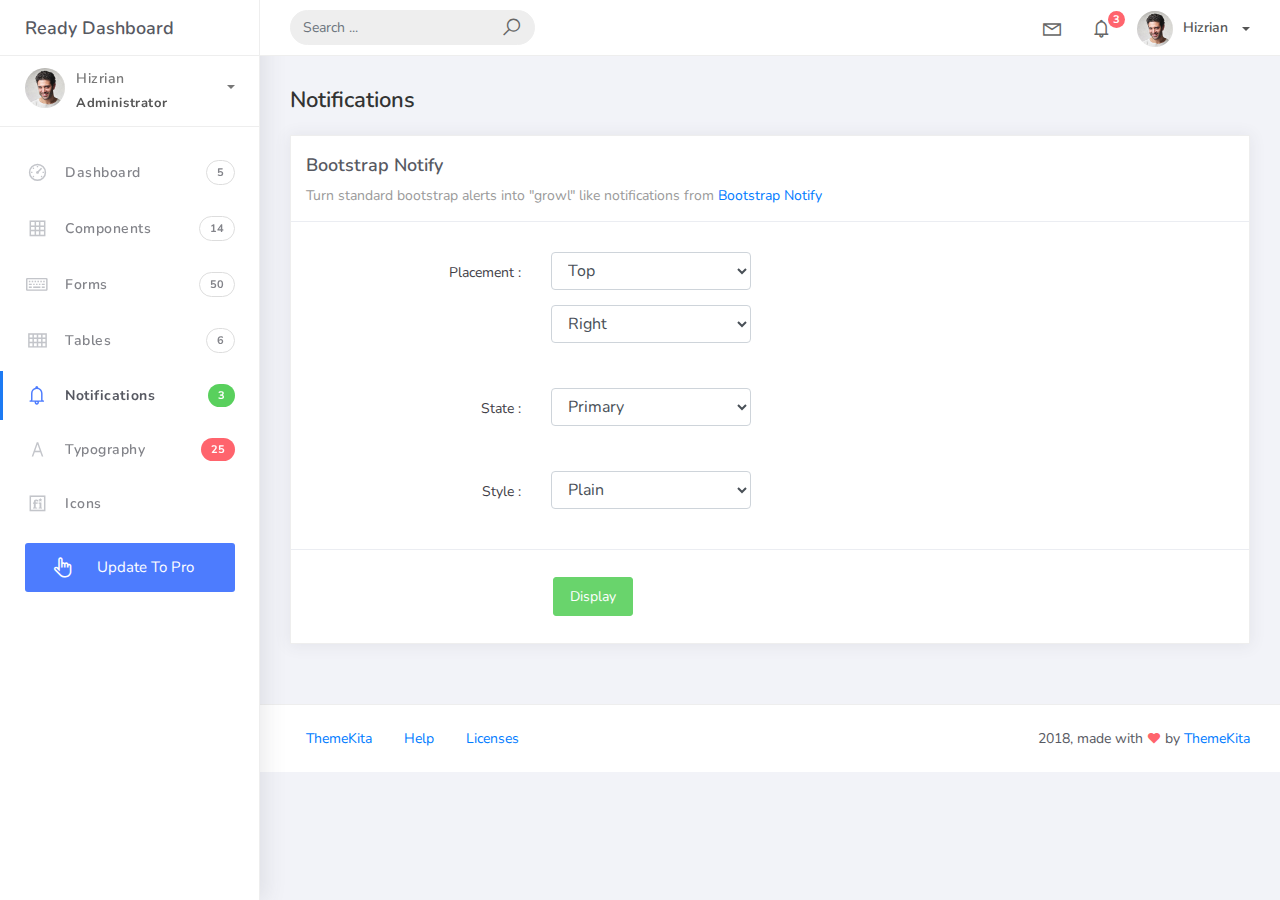
<file: admin/Ready-Bootstrap-Dashboard-master/notifications.html>
<!DOCTYPE html>
<html>
<head>
	<meta http-equiv="X-UA-Compatible" content="IE=edge,chrome=1" />
	<title>Notifications - Ready Bootstrap Dashboard</title>
	<meta content='width=device-width, initial-scale=1.0, maximum-scale=1.0, user-scalable=0, shrink-to-fit=no' name='viewport' />
	<link rel="stylesheet" href="assets/css/bootstrap.min.css">
	<link rel="stylesheet" href="https://fonts.googleapis.com/css?family=Nunito:200,200i,300,300i,400,400i,600,600i,700,700i,800,800i,900,900i">
	<link rel="stylesheet" href="assets/css/ready.css">
	<link rel="stylesheet" href="assets/css/demo.css">
</head>
<body>
	<div class="wrapper">
		<div class="main-header">
			<div class="logo-header">
				<a href="index.html" class="logo">
					Ready Dashboard
				</a>
				<button class="navbar-toggler sidenav-toggler ml-auto" type="button" data-toggle="collapse" data-target="collapse" aria-controls="sidebar" aria-expanded="false" aria-label="Toggle navigation">
					<span class="navbar-toggler-icon"></span>
				</button>
				<button class="topbar-toggler more"><i class="la la-ellipsis-v"></i></button>
			</div>
			<nav class="navbar navbar-header navbar-expand-lg">
				<div class="container-fluid">
					
					<form class="navbar-left navbar-form nav-search mr-md-3" action="">
						<div class="input-group">
							<input type="text" placeholder="Search ..." class="form-control">
							<div class="input-group-append">
								<span class="input-group-text">
									<i class="la la-search search-icon"></i>
								</span>
							</div>
						</div>
					</form>
					<ul class="navbar-nav topbar-nav ml-md-auto align-items-center">
						<li class="nav-item dropdown hidden-caret">
							<a class="nav-link dropdown-toggle" href="#" id="navbarDropdown" role="button" data-toggle="dropdown" aria-haspopup="true" aria-expanded="false">
								<i class="la la-envelope"></i>
							</a>
							<div class="dropdown-menu" aria-labelledby="navbarDropdown">
								<a class="dropdown-item" href="#">Action</a>
								<a class="dropdown-item" href="#">Another action</a>
								<div class="dropdown-divider"></div>
								<a class="dropdown-item" href="#">Something else here</a>
							</div>
						</li>
						<li class="nav-item dropdown hidden-caret">
							<a class="nav-link dropdown-toggle" href="#" id="navbarDropdown" role="button" data-toggle="dropdown" aria-haspopup="true" aria-expanded="false">
								<i class="la la-bell"></i>
								<span class="notification">3</span>
							</a>
							<ul class="dropdown-menu notif-box" aria-labelledby="navbarDropdown">
								<li>
									<div class="dropdown-title">You have 4 new notification</div>
								</li>
								<li>
									<div class="notif-center">
										<a href="#">
											<div class="notif-icon notif-primary"> <i class="la la-user-plus"></i> </div>
											<div class="notif-content">
												<span class="block">
													New user registered
												</span>
												<span class="time">5 minutes ago</span> 
											</div>
										</a>
										<a href="#">
											<div class="notif-icon notif-success"> <i class="la la-comment"></i> </div>
											<div class="notif-content">
												<span class="block">
													Rahmad commented on Admin
												</span>
												<span class="time">12 minutes ago</span> 
											</div>
										</a>
										<a href="#">
											<div class="notif-img"> 
												<img src="assets/img/profile2.jpg" alt="Img Profile">
											</div>
											<div class="notif-content">
												<span class="block">
													Reza send messages to you
												</span>
												<span class="time">12 minutes ago</span> 
											</div>
										</a>
										<a href="#">
											<div class="notif-icon notif-danger"> <i class="la la-heart"></i> </div>
											<div class="notif-content">
												<span class="block">
													Farrah liked Admin
												</span>
												<span class="time">17 minutes ago</span> 
											</div>
										</a>
									</div>
								</li>
								<li>
									<a class="see-all" href="javascript:void(0);"> <strong>See all notifications</strong> <i class="la la-angle-right"></i> </a>
								</li>
							</ul>
						</li>
						<li class="nav-item dropdown">
							<a class="dropdown-toggle profile-pic" data-toggle="dropdown" href="#" aria-expanded="false"> <img src="assets/img/profile.jpg" alt="user-img" width="36" class="img-circle"><span >Hizrian</span></span> </a>
							<ul class="dropdown-menu dropdown-user">
								<li>
									<div class="user-box">
										<div class="u-img"><img src="assets/img/profile.jpg" alt="user"></div>
										<div class="u-text">
											<h4>Hizrian</h4>
											<p class="text-muted">hello@themekita.com</p><a href="profile.html" class="btn btn-rounded btn-danger btn-sm">View Profile</a></div>
										</div>
									</li>
									<div class="dropdown-divider"></div>
									<a class="dropdown-item" href="#"><i class="ti-user"></i> My Profile</a>
									<a class="dropdown-item" href="#"></i> My Balance</a>
									<a class="dropdown-item" href="#"><i class="ti-email"></i> Inbox</a>
									<div class="dropdown-divider"></div>
									<a class="dropdown-item" href="#"><i class="ti-settings"></i> Account Setting</a>
									<div class="dropdown-divider"></div>
									<a class="dropdown-item" href="#"><i class="fa fa-power-off"></i> Logout</a>
								</ul>
								<!-- /.dropdown-user -->
							</li>
						</ul>
					</div>
				</nav>
			</div>
			<div class="sidebar">
				<div class="scrollbar-inner sidebar-wrapper">
					<div class="user">
						<div class="photo">
							<img src="assets/img/profile.jpg">
						</div>
						<div class="info">
							<a class="" data-toggle="collapse" href="#collapseExample" aria-expanded="true">
								<span>
									Hizrian
									<span class="user-level">Administrator</span>
									<span class="caret"></span>
								</span>
							</a>
							<div class="clearfix"></div>

							<div class="collapse in" id="collapseExample" aria-expanded="true" style="">
								<ul class="nav">
									<li>
										<a href="#profile">
											<span class="link-collapse">My Profile</span>
										</a>
									</li>
									<li>
										<a href="#edit">
											<span class="link-collapse">Edit Profile</span>
										</a>
									</li>
									<li>
										<a href="#settings">
											<span class="link-collapse">Settings</span>
										</a>
									</li>
								</ul>
							</div>
						</div>
					</div>
					<ul class="nav">
						<li class="nav-item">
							<a href="index.html">
								<i class="la la-dashboard"></i>
								<p>Dashboard</p>
								<span class="badge badge-count">5</span>
							</a>
						</li>
						<li class="nav-item">
							<a href="components.html">
								<i class="la la-table"></i>
								<p>Components</p>
								<span class="badge badge-count">14</span>
							</a>
						</li>
						<li class="nav-item">
							<a href="forms.html">
								<i class="la la-keyboard-o"></i>
								<p>Forms</p>
								<span class="badge badge-count">50</span>
							</a>
						</li>
						<li class="nav-item">
							<a href="tables.html">
								<i class="la la-th"></i>
								<p>Tables</p>
								<span class="badge badge-count">6</span>
							</a>
						</li>
						<li class="nav-item active">
							<a href="notifications.html">
								<i class="la la-bell"></i>
								<p>Notifications</p>
								<span class="badge badge-success">3</span>
							</a>
						</li>
						<li class="nav-item">
							<a href="typography.html">
								<i class="la la-font"></i>
								<p>Typography</p>
								<span class="badge badge-danger">25</span>
							</a>
						</li>
						<li class="nav-item">
							<a href="icons.html">
								<i class="la la-fonticons"></i>
								<p>Icons</p>
							</a>
						</li>
						<li class="nav-item update-pro">
							<button  data-toggle="modal" data-target="#modalUpdate">
								<i class="la la-hand-pointer-o"></i>
								<p>Update To Pro</p>
							</button>
						</li>
					</ul>
				</div>
			</div>
			<div class="main-panel">
				<div class="content">
					<div class="container-fluid">
						<h4 class="page-title">Notifications</h4>
						<div class="row">
							<div class="col-md-12">
								<div class="card">
									<div class="card-header">
										<div class="card-title">Bootstrap Notify</div>
										<div class="card-category">Turn standard bootstrap alerts into "growl" like notifications from <a class="link" href="http://bootstrap-notify.remabledesigns.com/">Bootstrap Notify</a></div>
									</div>
									<div class="card-body">
										<div class="form">
											<div class="form-group from-show-notify row">
												<div class="col-lg-3 col-md-3 col-sm-12 text-right">
													<label>Placement :</label>
												</div>
												<div class="col-lg-4 col-md-9 col-sm-12">
													<select class="form-control input-fixed" id="notify_placement_from">
														<option value="top">Top</option>
														<option value="bottom">Bottom</option>
													</select>
													<select class="form-control input-fixed" id="notify_placement_align">
														<option value="left">Left</option>
														<option value="right" selected="">Right</option>
														<option value="center">Center</option>
													</select>
												</div>
											</div>
											<div class="form-group from-show-notify row">
												<div class="col-lg-3 col-md-3 col-sm-12 text-right">
													<label>State :</label>
												</div>
												<div class="col-lg-4 col-md-9 col-sm-12">
													<select class="form-control input-fixed" id="notify_state">
														<option value="primary">Primary</option>
														<option value="info">Info</option>
														<option value="success">Success</option>
														<option value="warning">Warning</option>
														<option value="danger">Danger</option>
													</select>
												</div>
											</div>
											<div class="form-group from-show-notify row">
												<div class="col-lg-3 col-md-3 col-sm-12 text-right">
													<label>Style :</label>
												</div>
												<div class="col-lg-4 col-md-9 col-sm-12">
													<select class="form-control input-fixed" id="notify_style">
														<option value="plain">Plain</option>
														<option value="withicon">With Icon</option>
													</select>
												</div>
											</div>
										</div>
									</div>
									<div class="card-footer">
										<div class="form">
											<div class="form-group from-show-notify row">
												<div class="col-lg-3 col-md-3 col-sm-12">

												</div>
												<div class="col-lg-4 col-md-9 col-sm-12">
													<button id="displayNotif" class="btn btn-success">Display</button>
												</div>
											</div>
										</div>
									</div>
								</div>
							</div>
						</div>
					</div>
				</div>
				<footer class="footer">
					<div class="container-fluid">
						<nav class="pull-left">
							<ul class="nav">
								<li class="nav-item">
									<a class="nav-link" href="http://www.themekita.com">
										ThemeKita
									</a>
								</li>
								<li class="nav-item">
									<a class="nav-link" href="#">
										Help
									</a>
								</li>
								<li class="nav-item">
									<a class="nav-link" href="https://themewagon.com/license/#free-item">
										Licenses
									</a>
								</li>
							</ul>
						</nav>
						<div class="copyright ml-auto">
							2018, made with <i class="la la-heart heart text-danger"></i> by <a href="http://www.themekita.com">ThemeKita</a>
						</div>				
					</div>
				</footer>
			</div>
		</div>
	</div>
	<!-- Modal -->
	<div class="modal fade" id="modalUpdate" tabindex="-1" role="dialog" aria-labelledby="modalUpdatePro" aria-hidden="true">
		<div class="modal-dialog modal-dialog-centered" role="document">
			<div class="modal-content">
				<div class="modal-header bg-primary">
					<h6 class="modal-title"><i class="la la-frown-o"></i> Under Development</h6>
					<button type="button" class="close" data-dismiss="modal" aria-label="Close">
						<span aria-hidden="true">&times;</span>
					</button>
				</div>
				<div class="modal-body text-center">									
					<p>Currently the pro version of the <b>Ready Dashboard</b> Bootstrap is in progress development</p>
					<p>
					<b>We'll let you know when it's done</b></p>
				</div>
				<div class="modal-footer">
					<button type="button" class="btn btn-secondary" data-dismiss="modal">Close</button>
				</div>
			</div>
		</div>
	</div>
</body>
<script src="assets/js/core/jquery.3.2.1.min.js"></script>
<script src="assets/js/plugin/jquery-ui-1.12.1.custom/jquery-ui.min.js"></script>
<script src="assets/js/core/popper.min.js"></script>
<script src="assets/js/core/bootstrap.min.js"></script>
<script src="assets/js/plugin/chartist/chartist.min.js"></script>
<script src="assets/js/plugin/chartist/plugin/chartist-plugin-tooltip.min.js"></script>
<script src="assets/js/plugin/bootstrap-notify/bootstrap-notify.min.js"></script>
<script src="assets/js/plugin/bootstrap-toggle/bootstrap-toggle.min.js"></script>
<script src="assets/js/plugin/jquery-mapael/jquery.mapael.min.js"></script>
<script src="assets/js/plugin/jquery-mapael/maps/world_countries.min.js"></script>
<script src="assets/js/plugin/chart-circle/circles.min.js"></script>
<script src="assets/js/plugin/jquery-scrollbar/jquery.scrollbar.min.js"></script>
<script src="assets/js/ready.min.js"></script>
<script>
	$('#displayNotif').on('click', function(){
		var placementFrom = $('#notify_placement_from option:selected').val();
		var placementAlign = $('#notify_placement_align option:selected').val();
		var state = $('#notify_state option:selected').val();
		var style = $('#notify_style option:selected').val();
		var content = {};

		content.message = 'Turning standard Bootstrap alerts into "notify" like notifications';
		content.title = 'Bootstrap notify';
		if (style == "withicon") {
			content.icon = 'la la-bell';
		} else {
			content.icon = 'none';
		}
		content.url = 'index.html';
		content.target = '_blank';

		$.notify(content,{
			type: state,
			placement: {
				from: placementFrom,
				align: placementAlign
			},
			time: 1000,
		});
	});
</script>
</html>
</file>
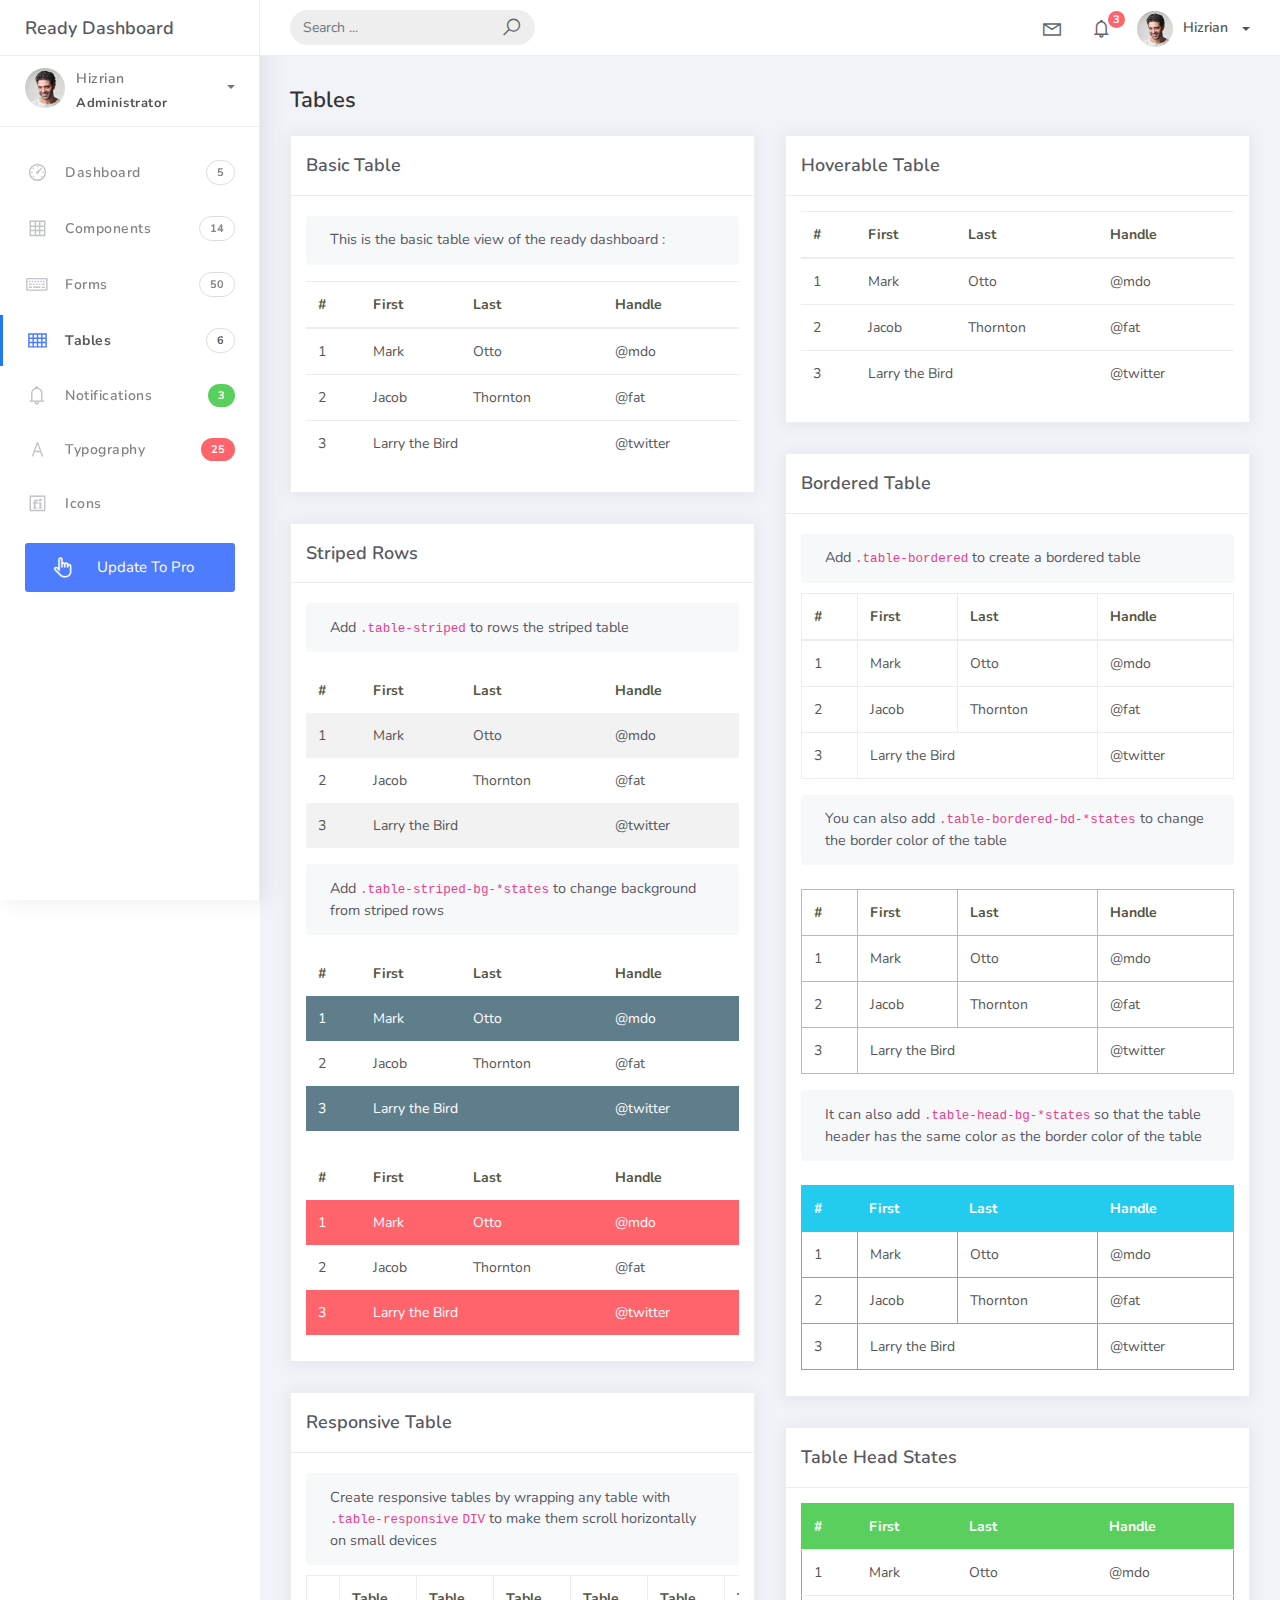
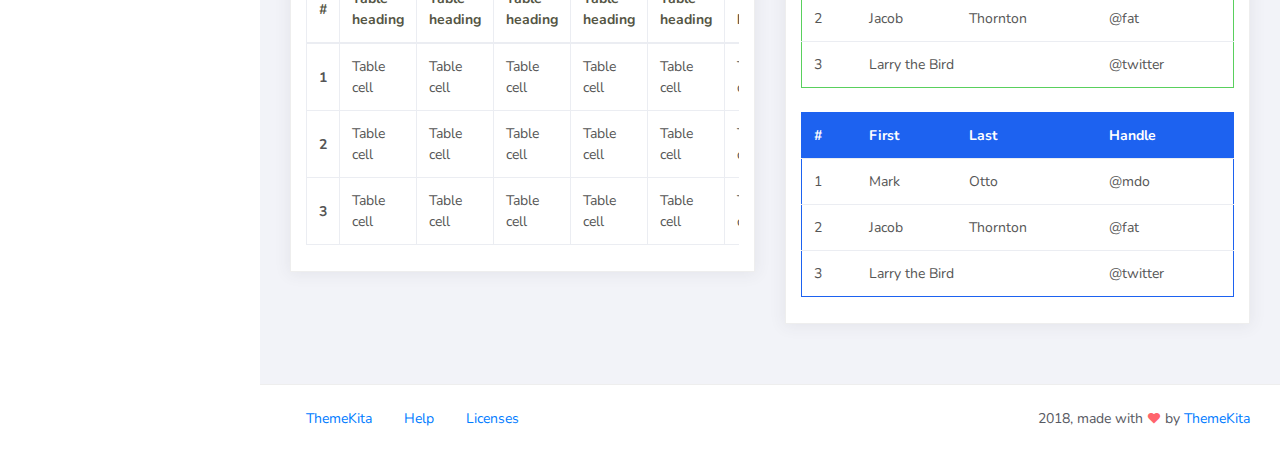
<file: admin/Ready-Bootstrap-Dashboard-master/tables.html>
<!DOCTYPE html>
<html>
<head>
	<meta http-equiv="X-UA-Compatible" content="IE=edge,chrome=1" />
	<title>Tables - Ready Bootstrap Dashboard</title>
	<meta content='width=device-width, initial-scale=1.0, maximum-scale=1.0, user-scalable=0, shrink-to-fit=no' name='viewport' />
	<link rel="stylesheet" href="assets/css/bootstrap.min.css">
	<link rel="stylesheet" href="https://fonts.googleapis.com/css?family=Nunito:200,200i,300,300i,400,400i,600,600i,700,700i,800,800i,900,900i">
	<link rel="stylesheet" href="assets/css/ready.css">
	<link rel="stylesheet" href="assets/css/demo.css">
</head>
<body>
	<div class="wrapper">
		<div class="main-header">
			<div class="logo-header">
				<a href="index.html" class="logo">
					Ready Dashboard
				</a>
				<button class="navbar-toggler sidenav-toggler ml-auto" type="button" data-toggle="collapse" data-target="collapse" aria-controls="sidebar" aria-expanded="false" aria-label="Toggle navigation">
					<span class="navbar-toggler-icon"></span>
				</button>
				<button class="topbar-toggler more"><i class="la la-ellipsis-v"></i></button>
			</div>
			<nav class="navbar navbar-header navbar-expand-lg">
				<div class="container-fluid">
					
					<form class="navbar-left navbar-form nav-search mr-md-3" action="">
						<div class="input-group">
							<input type="text" placeholder="Search ..." class="form-control">
							<div class="input-group-append">
								<span class="input-group-text">
									<i class="la la-search search-icon"></i>
								</span>
							</div>
						</div>
					</form>
					<ul class="navbar-nav topbar-nav ml-md-auto align-items-center">
						<li class="nav-item dropdown hidden-caret">
							<a class="nav-link dropdown-toggle" href="#" id="navbarDropdown" role="button" data-toggle="dropdown" aria-haspopup="true" aria-expanded="false">
								<i class="la la-envelope"></i>
							</a>
							<div class="dropdown-menu" aria-labelledby="navbarDropdown">
								<a class="dropdown-item" href="#">Action</a>
								<a class="dropdown-item" href="#">Another action</a>
								<div class="dropdown-divider"></div>
								<a class="dropdown-item" href="#">Something else here</a>
							</div>
						</li>
						<li class="nav-item dropdown hidden-caret">
							<a class="nav-link dropdown-toggle" href="#" id="navbarDropdown" role="button" data-toggle="dropdown" aria-haspopup="true" aria-expanded="false">
								<i class="la la-bell"></i>
								<span class="notification">3</span>
							</a>
							<ul class="dropdown-menu notif-box" aria-labelledby="navbarDropdown">
								<li>
									<div class="dropdown-title">You have 4 new notification</div>
								</li>
								<li>
									<div class="notif-center">
										<a href="#">
											<div class="notif-icon notif-primary"> <i class="la la-user-plus"></i> </div>
											<div class="notif-content">
												<span class="block">
													New user registered
												</span>
												<span class="time">5 minutes ago</span> 
											</div>
										</a>
										<a href="#">
											<div class="notif-icon notif-success"> <i class="la la-comment"></i> </div>
											<div class="notif-content">
												<span class="block">
													Rahmad commented on Admin
												</span>
												<span class="time">12 minutes ago</span> 
											</div>
										</a>
										<a href="#">
											<div class="notif-img"> 
												<img src="assets/img/profile2.jpg" alt="Img Profile">
											</div>
											<div class="notif-content">
												<span class="block">
													Reza send messages to you
												</span>
												<span class="time">12 minutes ago</span> 
											</div>
										</a>
										<a href="#">
											<div class="notif-icon notif-danger"> <i class="la la-heart"></i> </div>
											<div class="notif-content">
												<span class="block">
													Farrah liked Admin
												</span>
												<span class="time">17 minutes ago</span> 
											</div>
										</a>
									</div>
								</li>
								<li>
									<a class="see-all" href="javascript:void(0);"> <strong>See all notifications</strong> <i class="la la-angle-right"></i> </a>
								</li>
							</ul>
						</li>
						<li class="nav-item dropdown">
							<a class="dropdown-toggle profile-pic" data-toggle="dropdown" href="#" aria-expanded="false"> <img src="assets/img/profile.jpg" alt="user-img" width="36" class="img-circle"><span >Hizrian</span></span> </a>
							<ul class="dropdown-menu dropdown-user">
								<li>
									<div class="user-box">
										<div class="u-img"><img src="assets/img/profile.jpg" alt="user"></div>
										<div class="u-text">
											<h4>Hizrian</h4>
											<p class="text-muted">hello@themekita.com</p><a href="profile.html" class="btn btn-rounded btn-danger btn-sm">View Profile</a></div>
										</div>
									</li>
									<div class="dropdown-divider"></div>
									<a class="dropdown-item" href="#"><i class="ti-user"></i> My Profile</a>
									<a class="dropdown-item" href="#"></i> My Balance</a>
									<a class="dropdown-item" href="#"><i class="ti-email"></i> Inbox</a>
									<div class="dropdown-divider"></div>
									<a class="dropdown-item" href="#"><i class="ti-settings"></i> Account Setting</a>
									<div class="dropdown-divider"></div>
									<a class="dropdown-item" href="#"><i class="fa fa-power-off"></i> Logout</a>
								</ul>
								<!-- /.dropdown-user -->
							</li>
						</ul>
					</div>
				</nav>
			</div>
			<div class="sidebar">
				<div class="scrollbar-inner sidebar-wrapper">
					<div class="user">
						<div class="photo">
							<img src="assets/img/profile.jpg">
						</div>
						<div class="info">
							<a class="" data-toggle="collapse" href="#collapseExample" aria-expanded="true">
								<span>
									Hizrian
									<span class="user-level">Administrator</span>
									<span class="caret"></span>
								</span>
							</a>
							<div class="clearfix"></div>

							<div class="collapse in" id="collapseExample" aria-expanded="true" style="">
								<ul class="nav">
									<li>
										<a href="#profile">
											<span class="link-collapse">My Profile</span>
										</a>
									</li>
									<li>
										<a href="#edit">
											<span class="link-collapse">Edit Profile</span>
										</a>
									</li>
									<li>
										<a href="#settings">
											<span class="link-collapse">Settings</span>
										</a>
									</li>
								</ul>
							</div>
						</div>
					</div>
					<ul class="nav">
						<li class="nav-item">
							<a href="index.html">
								<i class="la la-dashboard"></i>
								<p>Dashboard</p>
								<span class="badge badge-count">5</span>
							</a>
						</li>
						<li class="nav-item">
							<a href="components.html">
								<i class="la la-table"></i>
								<p>Components</p>
								<span class="badge badge-count">14</span>
							</a>
						</li>
						<li class="nav-item">
							<a href="forms.html">
								<i class="la la-keyboard-o"></i>
								<p>Forms</p>
								<span class="badge badge-count">50</span>
							</a>
						</li>
						<li class="nav-item active">
							<a href="tables.html">
								<i class="la la-th"></i>
								<p>Tables</p>
								<span class="badge badge-count">6</span>
							</a>
						</li>
						<li class="nav-item">
							<a href="notifications.html">
								<i class="la la-bell"></i>
								<p>Notifications</p>
								<span class="badge badge-success">3</span>
							</a>
						</li>
						<li class="nav-item">
							<a href="typography.html">
								<i class="la la-font"></i>
								<p>Typography</p>
								<span class="badge badge-danger">25</span>
							</a>
						</li>
						<li class="nav-item">
							<a href="icons.html">
								<i class="la la-fonticons"></i>
								<p>Icons</p>
							</a>
						</li>
						<li class="nav-item update-pro">
							<button  data-toggle="modal" data-target="#modalUpdate">
								<i class="la la-hand-pointer-o"></i>
								<p>Update To Pro</p>
							</button>
						</li>
					</ul>
				</div>
			</div>
			<div class="main-panel">
				<div class="content">
					<div class="container-fluid">
						<h4 class="page-title">Tables</h4>
						<div class="row">
							<div class="col-md-6">
								<div class="card">
									<div class="card-header">
										<div class="card-title">Basic Table</div>
									</div>
									<div class="card-body">
										<div class="card-sub">									
											This is the basic table view of the ready dashboard :
										</div>
										<table class="table mt-3">
											<thead>
												<tr>
													<th scope="col">#</th>
													<th scope="col">First</th>
													<th scope="col">Last</th>
													<th scope="col">Handle</th>
												</tr>
											</thead>
											<tbody>
												<tr>
													<td>1</td>
													<td>Mark</td>
													<td>Otto</td>
													<td>@mdo</td>
												</tr>
												<tr>
													<td>2</td>
													<td>Jacob</td>
													<td>Thornton</td>
													<td>@fat</td>
												</tr>
												<tr>
													<td>3</td>
													<td colspan="2">Larry the Bird</td>
													<td>@twitter</td>
												</tr>
											</tbody>
										</table>
									</div>
								</div>
								<div class="card">
									<div class="card-header">
										<div class="card-title">Striped Rows</div>
									</div>
									<div class="card-body">
										<div class="card-sub">											
											Add <code class="highlighter-rouge">.table-striped</code> to rows the striped table
										</div>
										<table class="table table-striped mt-3">
											<thead>
												<tr>
													<th scope="col">#</th>
													<th scope="col">First</th>
													<th scope="col">Last</th>
													<th scope="col">Handle</th>
												</tr>
											</thead>
											<tbody>
												<tr>
													<td>1</td>
													<td>Mark</td>
													<td>Otto</td>
													<td>@mdo</td>
												</tr>
												<tr>
													<td>2</td>
													<td>Jacob</td>
													<td>Thornton</td>
													<td>@fat</td>
												</tr>
												<tr>
													<td>3</td>
													<td colspan="2">Larry the Bird</td>
													<td>@twitter</td>
												</tr>
											</tbody>
										</table>
										<div class="card-sub">
											Add <code class="#highlighter-rouge">.table-striped-bg-*states</code> to change background from striped rows
										</div>
										<table class="table table-striped table-striped-bg-default mt-3">
											<thead>
												<tr>
													<th scope="col">#</th>
													<th scope="col">First</th>
													<th scope="col">Last</th>
													<th scope="col">Handle</th>
												</tr>
											</thead>
											<tbody>
												<tr>
													<td>1</td>
													<td>Mark</td>
													<td>Otto</td>
													<td>@mdo</td>
												</tr>
												<tr>
													<td>2</td>
													<td>Jacob</td>
													<td>Thornton</td>
													<td>@fat</td>
												</tr>
												<tr>
													<td>3</td>
													<td colspan="2">Larry the Bird</td>
													<td>@twitter</td>
												</tr>
											</tbody>
										</table>
										<table class="table table-striped table-striped-bg-danger mt-4">
											<thead>
												<tr>
													<th scope="col">#</th>
													<th scope="col">First</th>
													<th scope="col">Last</th>
													<th scope="col">Handle</th>
												</tr>
											</thead>
											<tbody>
												<tr>
													<td>1</td>
													<td>Mark</td>
													<td>Otto</td>
													<td>@mdo</td>
												</tr>
												<tr>
													<td>2</td>
													<td>Jacob</td>
													<td>Thornton</td>
													<td>@fat</td>
												</tr>
												<tr>
													<td>3</td>
													<td colspan="2">Larry the Bird</td>
													<td>@twitter</td>
												</tr>
											</tbody>
										</table>
									</div>
								</div>
								<div class="card">
									<div class="card-header">
										<div class="card-title">Responsive Table</div>
									</div>
									<div class="card-body">
										<div class="card-sub">
											Create responsive tables by wrapping any table with <code class="highlighter-rouge">.table-responsive</code> <code class="highlighter-rouge">DIV</code> to make them scroll horizontally on small devices
										</div>
										<div class="table-responsive">
											<table class="table table-bordered">
												<thead>
													<tr>
														<th>#</th>
														<th>Table heading</th>
														<th>Table heading</th>
														<th>Table heading</th>
														<th>Table heading</th>
														<th>Table heading</th>
														<th>Table heading</th>
													</tr>
												</thead>
												<tbody>
													<tr>
														<th scope="row">1</th>
														<td>Table cell</td>
														<td>Table cell</td>
														<td>Table cell</td>
														<td>Table cell</td>
														<td>Table cell</td>
														<td>Table cell</td>
													</tr>
													<tr>
														<th scope="row">2</th>
														<td>Table cell</td>
														<td>Table cell</td>
														<td>Table cell</td>
														<td>Table cell</td>
														<td>Table cell</td>
														<td>Table cell</td>
													</tr>
													<tr>
														<th scope="row">3</th>
														<td>Table cell</td>
														<td>Table cell</td>
														<td>Table cell</td>
														<td>Table cell</td>
														<td>Table cell</td>
														<td>Table cell</td>
													</tr>
												</tbody>
											</table>
										</div>
									</div>
								</div>
							</div>
							<div class="col-md-6">
								<div class="card">
									<div class="card-header">
										<div class="card-title">Hoverable Table</div>
									</div>
									<div class="card-body">
										<table class="table table-hover">
											<thead>
												<tr>
													<th scope="col">#</th>
													<th scope="col">First</th>
													<th scope="col">Last</th>
													<th scope="col">Handle</th>
												</tr>
											</thead>
											<tbody>
												<tr>
													<td>1</td>
													<td>Mark</td>
													<td>Otto</td>
													<td>@mdo</td>
												</tr>
												<tr>
													<td>2</td>
													<td>Jacob</td>
													<td>Thornton</td>
													<td>@fat</td>
												</tr>
												<tr>
													<td>3</td>
													<td colspan="2">Larry the Bird</td>
													<td>@twitter</td>
												</tr>
											</tbody>
										</table>
									</div>
								</div>
								<div class="card">
									<div class="card-header">
										<div class="card-title">Bordered Table</div>
									</div>
									<div class="card-body">
										<div class="card-sub">
											Add <code class="highlighter-rouge">.table-bordered</code> to create a bordered table
										</div>
										<table class="table table-bordered">
											<thead>
												<tr>
													<th scope="col">#</th>
													<th scope="col">First</th>
													<th scope="col">Last</th>
													<th scope="col">Handle</th>
												</tr>
											</thead>
											<tbody>
												<tr>
													<td>1</td>
													<td>Mark</td>
													<td>Otto</td>
													<td>@mdo</td>
												</tr>
												<tr>
													<td>2</td>
													<td>Jacob</td>
													<td>Thornton</td>
													<td>@fat</td>
												</tr>
												<tr>
													<td>3</td>
													<td colspan="2">Larry the Bird</td>
													<td>@twitter</td>
												</tr>
											</tbody>
										</table>
										<div class="card-sub">											
											You can also add <code class="highlighter-rouge">.table-bordered-bd-*states</code> to change the border color of the table
										</div>
										<table class="table table-bordered table-bordered-bd-warning mt-4">
											<thead>
												<tr>
													<th scope="col">#</th>
													<th scope="col">First</th>
													<th scope="col">Last</th>
													<th scope="col">Handle</th>
												</tr>
											</thead>
											<tbody>
												<tr>
													<td>1</td>
													<td>Mark</td>
													<td>Otto</td>
													<td>@mdo</td>
												</tr>
												<tr>
													<td>2</td>
													<td>Jacob</td>
													<td>Thornton</td>
													<td>@fat</td>
												</tr>
												<tr>
													<td>3</td>
													<td colspan="2">Larry the Bird</td>
													<td>@twitter</td>
												</tr>
											</tbody>
										</table>
										<div class="card-sub">
											It can also add <code class="highlight-rouge">.table-head-bg-*states</code> so that the table header has the same color as the border color of the table
										</div>
										<table class="table table-bordered table-head-bg-info table-bordered-bd-info mt-4">
											<thead>
												<tr>
													<th scope="col">#</th>
													<th scope="col">First</th>
													<th scope="col">Last</th>
													<th scope="col">Handle</th>
												</tr>
											</thead>
											<tbody>
												<tr>
													<td>1</td>
													<td>Mark</td>
													<td>Otto</td>
													<td>@mdo</td>
												</tr>
												<tr>
													<td>2</td>
													<td>Jacob</td>
													<td>Thornton</td>
													<td>@fat</td>
												</tr>
												<tr>
													<td>3</td>
													<td colspan="2">Larry the Bird</td>
													<td>@twitter</td>
												</tr>
											</tbody>
										</table>
									</div>
								</div>
								<div class="card">
									<div class="card-header">
										<div class="card-title">Table Head States</div>
									</div>
									<div class="card-body">
										<table class="table table-head-bg-success">
											<thead>
												<tr>
													<th scope="col">#</th>
													<th scope="col">First</th>
													<th scope="col">Last</th>
													<th scope="col">Handle</th>
												</tr>
											</thead>
											<tbody>
												<tr>
													<td>1</td>
													<td>Mark</td>
													<td>Otto</td>
													<td>@mdo</td>
												</tr>
												<tr>
													<td>2</td>
													<td>Jacob</td>
													<td>Thornton</td>
													<td>@fat</td>
												</tr>
												<tr>
													<td>3</td>
													<td colspan="2">Larry the Bird</td>
													<td>@twitter</td>
												</tr>
											</tbody>
										</table>
										<table class="table table-head-bg-primary mt-4">
											<thead>
												<tr>
													<th scope="col">#</th>
													<th scope="col">First</th>
													<th scope="col">Last</th>
													<th scope="col">Handle</th>
												</tr>
											</thead>
											<tbody>
												<tr>
													<td>1</td>
													<td>Mark</td>
													<td>Otto</td>
													<td>@mdo</td>
												</tr>
												<tr>
													<td>2</td>
													<td>Jacob</td>
													<td>Thornton</td>
													<td>@fat</td>
												</tr>
												<tr>
													<td>3</td>
													<td colspan="2">Larry the Bird</td>
													<td>@twitter</td>
												</tr>
											</tbody>
										</table>
									</div>
								</div>
							</div>
						</div>
					</div>
				</div>
				<footer class="footer">
					<div class="container-fluid">
						<nav class="pull-left">
							<ul class="nav">
								<li class="nav-item">
									<a class="nav-link" href="http://www.themekita.com">
										ThemeKita
									</a>
								</li>
								<li class="nav-item">
									<a class="nav-link" href="#">
										Help
									</a>
								</li>
								<li class="nav-item">
									<a class="nav-link" href="https://themewagon.com/license/#free-item">
										Licenses
									</a>
								</li>
							</ul>
						</nav>
						<div class="copyright ml-auto">
							2018, made with <i class="la la-heart heart text-danger"></i> by <a href="http://www.themekita.com">ThemeKita</a>
						</div>				
					</div>
				</footer>
			</div>
		</div>
	</div>
</div>
<!-- Modal -->
<div class="modal fade" id="modalUpdate" tabindex="-1" role="dialog" aria-labelledby="modalUpdatePro" aria-hidden="true">
	<div class="modal-dialog modal-dialog-centered" role="document">
		<div class="modal-content">
			<div class="modal-header bg-primary">
				<h6 class="modal-title"><i class="la la-frown-o"></i> Under Development</h6>
				<button type="button" class="close" data-dismiss="modal" aria-label="Close">
					<span aria-hidden="true">&times;</span>
				</button>
			</div>
			<div class="modal-body text-center">									
				<p>Currently the pro version of the <b>Ready Dashboard</b> Bootstrap is in progress development</p>
				<p>
				<b>We'll let you know when it's done</b></p>
			</div>
			<div class="modal-footer">
				<button type="button" class="btn btn-secondary" data-dismiss="modal">Close</button>
			</div>
		</div>
	</div>
</div>
</body>
<script src="assets/js/core/jquery.3.2.1.min.js"></script>
<script src="assets/js/plugin/jquery-ui-1.12.1.custom/jquery-ui.min.js"></script>
<script src="assets/js/core/popper.min.js"></script>
<script src="assets/js/core/bootstrap.min.js"></script>
<script src="assets/js/plugin/chartist/chartist.min.js"></script>
<script src="assets/js/plugin/chartist/plugin/chartist-plugin-tooltip.min.js"></script>
<script src="assets/js/plugin/bootstrap-notify/bootstrap-notify.min.js"></script>
<script src="assets/js/plugin/bootstrap-toggle/bootstrap-toggle.min.js"></script>
<script src="assets/js/plugin/jquery-mapael/jquery.mapael.min.js"></script>
<script src="assets/js/plugin/jquery-mapael/maps/world_countries.min.js"></script>
<script src="assets/js/plugin/chart-circle/circles.min.js"></script>
<script src="assets/js/plugin/jquery-scrollbar/jquery.scrollbar.min.js"></script>
<script src="assets/js/ready.min.js"></script>
<script>
	$('#displayNotif').on('click', function(){
		var placementFrom = $('#notify_placement_from option:selected').val();
		var placementAlign = $('#notify_placement_align option:selected').val();
		var state = $('#notify_state option:selected').val();
		var style = $('#notify_style option:selected').val();
		var content = {};

		content.message = 'Turning standard Bootstrap alerts into "notify" like notifications';
		content.title = 'Bootstrap notify';
		if (style == "withicon") {
			content.icon = 'la la-bell';
		} else {
			content.icon = 'none';
		}
		content.url = 'index.html';
		content.target = '_blank';

		$.notify(content,{
			type: state,
			placement: {
				from: placementFrom,
				align: placementAlign
			},
			time: 1000,
		});
	});
</script>
</html>
</file>
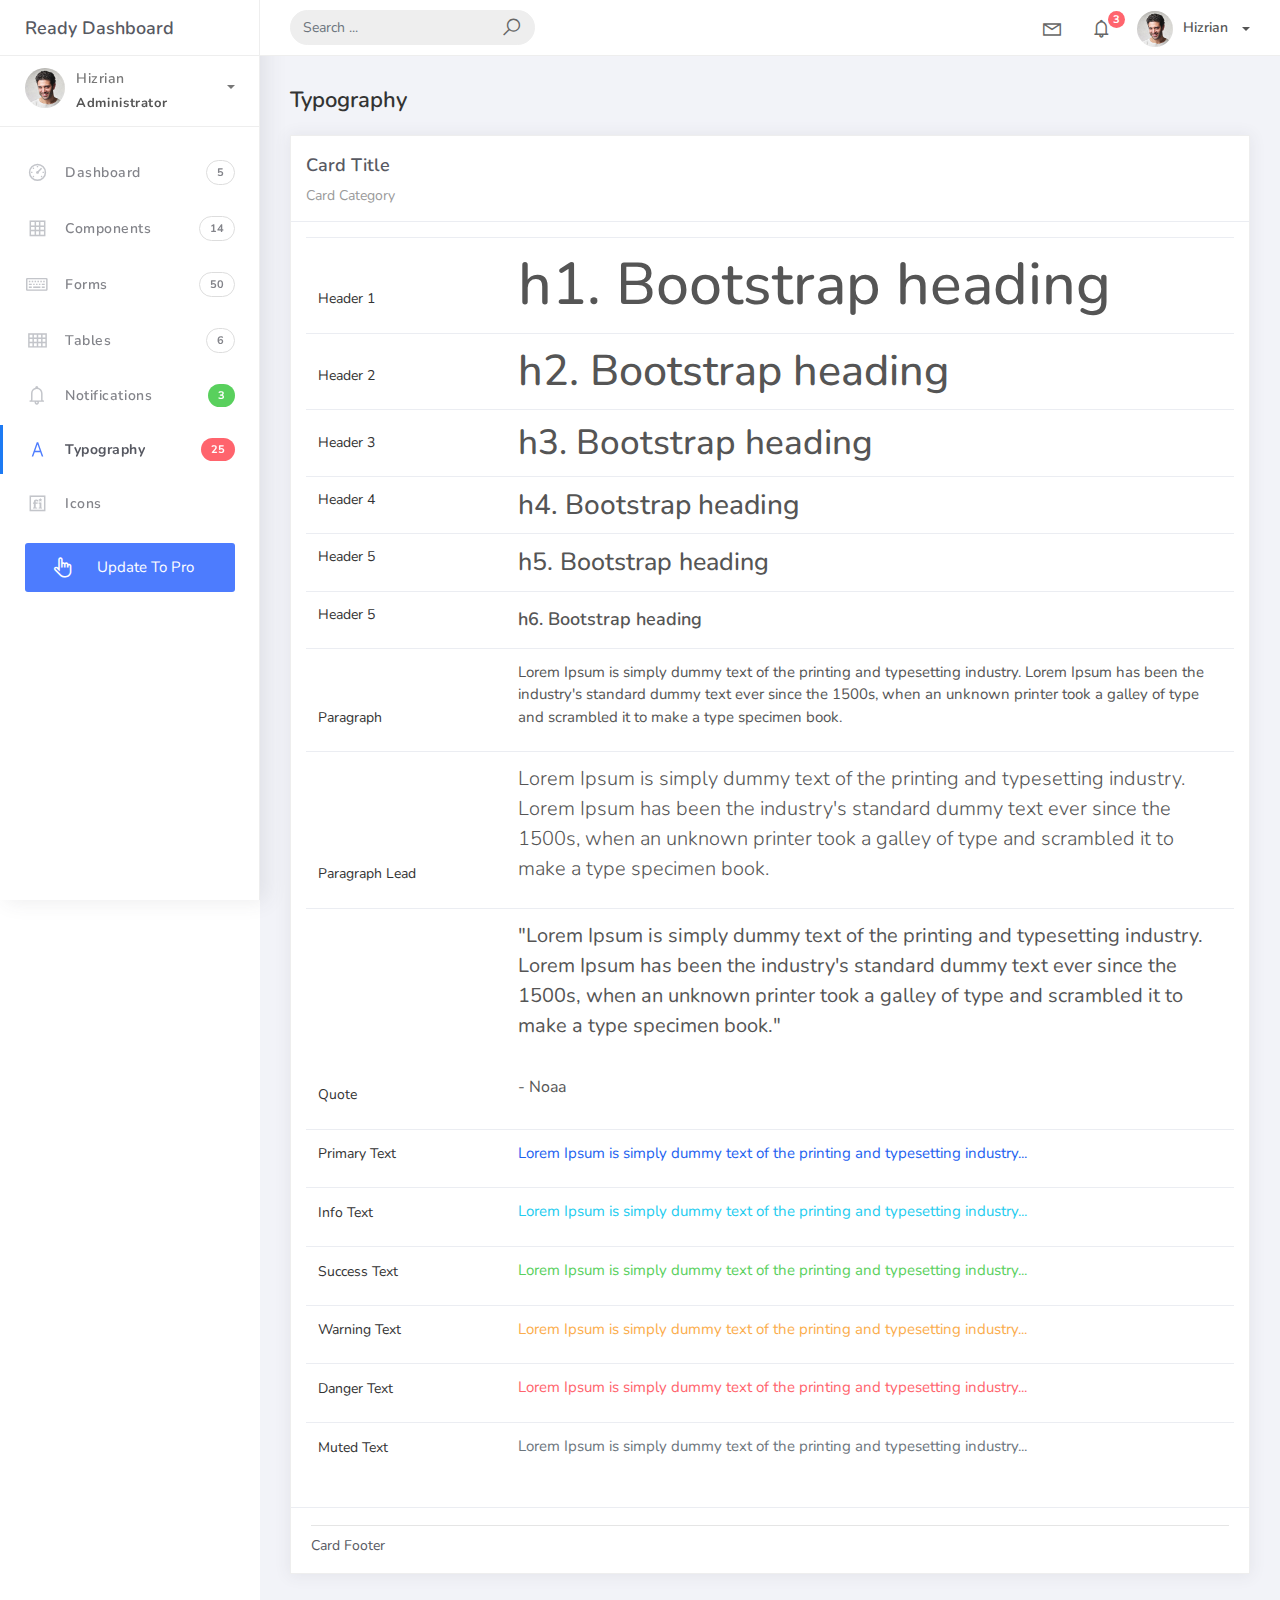
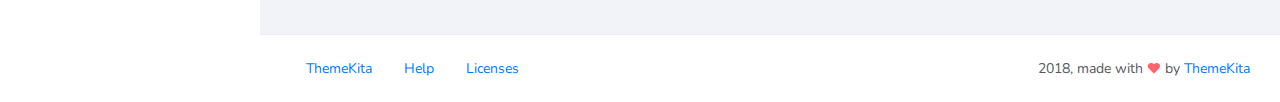
<file: admin/Ready-Bootstrap-Dashboard-master/typography.html>
<!DOCTYPE html>
<html>
<head>
	<meta http-equiv="X-UA-Compatible" content="IE=edge,chrome=1" />
	<title>Typography - Ready Bootstrap Dashboard</title>
	<meta content='width=device-width, initial-scale=1.0, maximum-scale=1.0, user-scalable=0, shrink-to-fit=no' name='viewport' />
	<link rel="stylesheet" href="assets/css/bootstrap.min.css">
	<link rel="stylesheet" href="https://fonts.googleapis.com/css?family=Nunito:200,200i,300,300i,400,400i,600,600i,700,700i,800,800i,900,900i">
	<link rel="stylesheet" href="assets/css/ready.css">
	<link rel="stylesheet" href="assets/css/demo.css">
</head>
<body>
	<div class="wrapper">
		<div class="main-header">
			<div class="logo-header">
				<a href="index.html" class="logo">
					Ready Dashboard
				</a>
				<button class="navbar-toggler sidenav-toggler ml-auto" type="button" data-toggle="collapse" data-target="collapse" aria-controls="sidebar" aria-expanded="false" aria-label="Toggle navigation">
					<span class="navbar-toggler-icon"></span>
				</button>
				<button class="topbar-toggler more"><i class="la la-ellipsis-v"></i></button>
			</div>
			<nav class="navbar navbar-header navbar-expand-lg">
				<div class="container-fluid">
					
					<form class="navbar-left navbar-form nav-search mr-md-3" action="">
						<div class="input-group">
							<input type="text" placeholder="Search ..." class="form-control">
							<div class="input-group-append">
								<span class="input-group-text">
									<i class="la la-search search-icon"></i>
								</span>
							</div>
						</div>
					</form>
					<ul class="navbar-nav topbar-nav ml-md-auto align-items-center">
						<li class="nav-item dropdown hidden-caret">
							<a class="nav-link dropdown-toggle" href="#" id="navbarDropdown" role="button" data-toggle="dropdown" aria-haspopup="true" aria-expanded="false">
								<i class="la la-envelope"></i>
							</a>
							<div class="dropdown-menu" aria-labelledby="navbarDropdown">
								<a class="dropdown-item" href="#">Action</a>
								<a class="dropdown-item" href="#">Another action</a>
								<div class="dropdown-divider"></div>
								<a class="dropdown-item" href="#">Something else here</a>
							</div>
						</li>
						<li class="nav-item dropdown hidden-caret">
							<a class="nav-link dropdown-toggle" href="#" id="navbarDropdown" role="button" data-toggle="dropdown" aria-haspopup="true" aria-expanded="false">
								<i class="la la-bell"></i>
								<span class="notification">3</span>
							</a>
							<ul class="dropdown-menu notif-box" aria-labelledby="navbarDropdown">
								<li>
									<div class="dropdown-title">You have 4 new notification</div>
								</li>
								<li>
									<div class="notif-center">
										<a href="#">
											<div class="notif-icon notif-primary"> <i class="la la-user-plus"></i> </div>
											<div class="notif-content">
												<span class="block">
													New user registered
												</span>
												<span class="time">5 minutes ago</span> 
											</div>
										</a>
										<a href="#">
											<div class="notif-icon notif-success"> <i class="la la-comment"></i> </div>
											<div class="notif-content">
												<span class="block">
													Rahmad commented on Admin
												</span>
												<span class="time">12 minutes ago</span> 
											</div>
										</a>
										<a href="#">
											<div class="notif-img"> 
												<img src="assets/img/profile2.jpg" alt="Img Profile">
											</div>
											<div class="notif-content">
												<span class="block">
													Reza send messages to you
												</span>
												<span class="time">12 minutes ago</span> 
											</div>
										</a>
										<a href="#">
											<div class="notif-icon notif-danger"> <i class="la la-heart"></i> </div>
											<div class="notif-content">
												<span class="block">
													Farrah liked Admin
												</span>
												<span class="time">17 minutes ago</span> 
											</div>
										</a>
									</div>
								</li>
								<li>
									<a class="see-all" href="javascript:void(0);"> <strong>See all notifications</strong> <i class="la la-angle-right"></i> </a>
								</li>
							</ul>
						</li>
						<li class="nav-item dropdown">
							<a class="dropdown-toggle profile-pic" data-toggle="dropdown" href="#" aria-expanded="false"> <img src="assets/img/profile.jpg" alt="user-img" width="36" class="img-circle"><span >Hizrian</span></span> </a>
							<ul class="dropdown-menu dropdown-user">
								<li>
									<div class="user-box">
										<div class="u-img"><img src="assets/img/profile.jpg" alt="user"></div>
										<div class="u-text">
											<h4>Hizrian</h4>
											<p class="text-muted">hello@themekita.com</p><a href="profile.html" class="btn btn-rounded btn-danger btn-sm">View Profile</a></div>
										</div>
									</li>
									<div class="dropdown-divider"></div>
									<a class="dropdown-item" href="#"><i class="ti-user"></i> My Profile</a>
									<a class="dropdown-item" href="#"></i> My Balance</a>
									<a class="dropdown-item" href="#"><i class="ti-email"></i> Inbox</a>
									<div class="dropdown-divider"></div>
									<a class="dropdown-item" href="#"><i class="ti-settings"></i> Account Setting</a>
									<div class="dropdown-divider"></div>
									<a class="dropdown-item" href="#"><i class="fa fa-power-off"></i> Logout</a>
								</ul>
								<!-- /.dropdown-user -->
							</li>
						</ul>
					</div>
				</nav>
			</div>
			<div class="sidebar">
				<div class="scrollbar-inner sidebar-wrapper">
					<div class="user">
						<div class="photo">
							<img src="assets/img/profile.jpg">
						</div>
						<div class="info">
							<a class="" data-toggle="collapse" href="#collapseExample" aria-expanded="true">
								<span>
									Hizrian
									<span class="user-level">Administrator</span>
									<span class="caret"></span>
								</span>
							</a>
							<div class="clearfix"></div>

							<div class="collapse in" id="collapseExample" aria-expanded="true" style="">
								<ul class="nav">
									<li>
										<a href="#profile">
											<span class="link-collapse">My Profile</span>
										</a>
									</li>
									<li>
										<a href="#edit">
											<span class="link-collapse">Edit Profile</span>
										</a>
									</li>
									<li>
										<a href="#settings">
											<span class="link-collapse">Settings</span>
										</a>
									</li>
								</ul>
							</div>
						</div>
					</div>
					<ul class="nav">
						<li class="nav-item">
							<a href="index.html">
								<i class="la la-dashboard"></i>
								<p>Dashboard</p>
								<span class="badge badge-count">5</span>
							</a>
						</li>
						<li class="nav-item">
							<a href="components.html">
								<i class="la la-table"></i>
								<p>Components</p>
								<span class="badge badge-count">14</span>
							</a>
						</li>
						<li class="nav-item">
							<a href="forms.html">
								<i class="la la-keyboard-o"></i>
								<p>Forms</p>
								<span class="badge badge-count">50</span>
							</a>
						</li>
						<li class="nav-item">
							<a href="tables.html">
								<i class="la la-th"></i>
								<p>Tables</p>
								<span class="badge badge-count">6</span>
							</a>
						</li>
						<li class="nav-item">
							<a href="notifications.html">
								<i class="la la-bell"></i>
								<p>Notifications</p>
								<span class="badge badge-success">3</span>
							</a>
						</li>
						<li class="nav-item active">
							<a href="typography.html">
								<i class="la la-font"></i>
								<p>Typography</p>
								<span class="badge badge-danger">25</span>
							</a>
						</li>
						<li class="nav-item">
							<a href="icons.html">
								<i class="la la-fonticons"></i>
								<p>Icons</p>
							</a>
						</li>
						<li class="nav-item update-pro">
							<button  data-toggle="modal" data-target="#modalUpdate">
								<i class="la la-hand-pointer-o"></i>
								<p>Update To Pro</p>
							</button>
						</li>
					</ul>
				</div>
			</div>
			<div class="main-panel">
				<div class="content">
					<div class="container-fluid">
						<h4 class="page-title">Typography</h4>
						<div class="row">
							<div class="col-md-12">
								<div class="card">
									<div class="card-header">
										<div class="card-title">Card Title</div>
										<div class="card-category">Card Category</div>
									</div>
									<div class="card-body">
										<table class="table table-typo">
											<tbody>
												<tr>
													<td>
														<p>Header 1</p>

													</td>
													<td><span class="h1">h1. Bootstrap heading</span></td>
												</tr>
												<tr>
													<td>
														<p>Header 2</p>

													</td>
													<td><span class="h2">h2. Bootstrap heading</span></td>
												</tr>
												<tr>
													<td>
														<p>Header 3</p>

													</td>
													<td><span class="h3">h3. Bootstrap heading</span></td>
												</tr>
												<tr>
													<td>
														<p>Header 4</p>

													</td>
													<td><span class="h4">h4. Bootstrap heading</span></td>
												</tr>
												<tr>
													<td>
														<p>Header 5</p>

													</td>
													<td><span class="h5">h5. Bootstrap heading</span></td>
												</tr>
												<tr>
													<td>
														<p>Header 5</p>

													</td>
													<td><span class="h6">h6. Bootstrap heading</span></td>
												</tr>
												<tr>
													<td>
														<p>Paragraph</p>

													</td>
													<td><p>Lorem Ipsum is simply dummy text of the printing and typesetting industry. Lorem Ipsum has been the industry's standard dummy text ever since the 1500s, when an unknown printer took a galley of type and scrambled it to make a type specimen book.</p></span></td>
												</tr>
												<tr>
													<td>
														<p>Paragraph Lead</p>

													</td>
													<td><p class="lead">Lorem Ipsum is simply dummy text of the printing and typesetting industry. Lorem Ipsum has been the industry's standard dummy text ever since the 1500s, when an unknown printer took a galley of type and scrambled it to make a type specimen book.</p></td>
												</tr>
												<tr>
													<td>
														<p>Quote</p>

													</td>
													<td><blockquote>
														<p class="blockquote blockquote-primary">
															"Lorem Ipsum is simply dummy text of the printing and typesetting industry. Lorem Ipsum has been the industry's standard dummy text ever since the 1500s, when an unknown printer took a galley of type and scrambled it to make a type specimen book."
															<br>
															<br>
															<small>
																- Noaa
															</small>
														</p>
													</blockquote></td>
												</tr>
												<tr>
													<td>
														<p>Primary Text</p>

													</td>
													<td><p class="text-primary">Lorem Ipsum is simply dummy text of the printing and typesetting industry...</p></span></td>
												</tr>
												<tr>
													<td>
														<p>Info Text</p>

													</td>
													<td><p class="text-info">Lorem Ipsum is simply dummy text of the printing and typesetting industry...</p></span></td>
												</tr>
												<tr>
													<td>
														<p>Success Text</p>

													</td>
													<td><p class="text-success">Lorem Ipsum is simply dummy text of the printing and typesetting industry...</p></span></td>
												</tr>
												<tr>
													<td>
														<p>Warning Text</p>

													</td>
													<td><p class="text-warning">Lorem Ipsum is simply dummy text of the printing and typesetting industry...</p></span></td>
												</tr>
												<tr>
													<td>
														<p>Danger Text</p>

													</td>
													<td><p class="text-danger">Lorem Ipsum is simply dummy text of the printing and typesetting industry...</p></span></td>
												</tr>
												<tr>
													<td>
														<p>Muted Text</p>

													</td>
													<td><p class="text-muted">Lorem Ipsum is simply dummy text of the printing and typesetting industry...</p></span></td>
												</tr>
											</tbody>
										</table>
									</div>
									<div class="card-footer">
										<hr>
										Card Footer
									</div>
								</div>
							</div>
						</div>
					</div>
				</div>
				<footer class="footer">
					<div class="container-fluid">
						<nav class="pull-left">
							<ul class="nav">
								<li class="nav-item">
									<a class="nav-link" href="http://www.themekita.com">
										ThemeKita
									</a>
								</li>
								<li class="nav-item">
									<a class="nav-link" href="#">
										Help
									</a>
								</li>
								<li class="nav-item">
									<a class="nav-link" href="https://themewagon.com/license/#free-item">
										Licenses
									</a>
								</li>
							</ul>
						</nav>
						<div class="copyright ml-auto">
							2018, made with <i class="la la-heart heart text-danger"></i> by <a href="http://www.themekita.com">ThemeKita</a>
						</div>				
					</div>
				</footer>
			</div>
		</div>
	</div>
	<!-- Modal -->
	<div class="modal fade" id="modalUpdate" tabindex="-1" role="dialog" aria-labelledby="modalUpdatePro" aria-hidden="true">
		<div class="modal-dialog modal-dialog-centered" role="document">
			<div class="modal-content">
				<div class="modal-header bg-primary">
					<h6 class="modal-title"><i class="la la-frown-o"></i> Under Development</h6>
					<button type="button" class="close" data-dismiss="modal" aria-label="Close">
						<span aria-hidden="true">&times;</span>
					</button>
				</div>
				<div class="modal-body text-center">									
					<p>Currently the pro version of the <b>Ready Dashboard</b> Bootstrap is in progress development</p>
					<p>
					<b>We'll let you know when it's done</b></p>
				</div>
				<div class="modal-footer">
					<button type="button" class="btn btn-secondary" data-dismiss="modal">Close</button>
				</div>
			</div>
		</div>
	</div>
</body>
<script src="assets/js/core/jquery.3.2.1.min.js"></script>
<script src="assets/js/plugin/jquery-ui-1.12.1.custom/jquery-ui.min.js"></script>
<script src="assets/js/core/popper.min.js"></script>
<script src="assets/js/core/bootstrap.min.js"></script>
<script src="assets/js/plugin/chartist/chartist.min.js"></script>
<script src="assets/js/plugin/chartist/plugin/chartist-plugin-tooltip.min.js"></script>
<script src="assets/js/plugin/bootstrap-notify/bootstrap-notify.min.js"></script>
<script src="assets/js/plugin/bootstrap-toggle/bootstrap-toggle.min.js"></script>
<script src="assets/js/plugin/jquery-mapael/jquery.mapael.min.js"></script>
<script src="assets/js/plugin/jquery-mapael/maps/world_countries.min.js"></script>
<script src="assets/js/plugin/chart-circle/circles.min.js"></script>
<script src="assets/js/plugin/jquery-scrollbar/jquery.scrollbar.min.js"></script>
<script src="assets/js/ready.min.js"></script>
</html>
</file>
<file: galeri/css/style.css>
/* -------------------------------- 

Primary style

-------------------------------- */
*, *::after, *::before {
  -webkit-box-sizing: border-box;
  -moz-box-sizing: border-box;
  box-sizing: border-box; }

html {
  font-size: 62.5%; }

body {
  font-size: 1.6rem;
  font-family: "PT Sans", sans-serif;
  color: #262626;
  background-color: #f5f4f3; }

a {
  color: #f42e4e;
  text-decoration: none; }

img {
  max-width: 100%; }

/* -------------------------------- 

Main Components 

-------------------------------- */
header {
  height: 170px;
  line-height: 170px;
  text-align: center;
  background: #513e5d;
  -webkit-font-smoothing: antialiased;
  -moz-osx-font-smoothing: grayscale; }
  header h1 {
    font-size: 2rem;
    color: #ffffff; }
  @media only screen and (min-width: 768px) {
    header {
      height: 200px;
      line-height: 200px; }
      header h1 {
        font-size: 2.6rem; } }

.cd-single-item {
  position: relative;
  background: #ffffff; }

.cd-slider-wrapper {
  position: relative;
  z-index: 1;
  -webkit-transition: width 0.4s;
  -moz-transition: width 0.4s;
  transition: width 0.4s;
  /* Force Hardware Acceleration in WebKit */
  -webkit-transform: translateZ(0);
  -moz-transform: translateZ(0);
  -ms-transform: translateZ(0);
  -o-transform: translateZ(0);
  transform: translateZ(0);
  -webkit-backface-visibility: hidden;
  backface-visibility: hidden;
  will-change: width; }
  @media only screen and (min-width: 1024px) {
    .cd-slider-wrapper {
      width: 50%; }
      .cd-slider-active .cd-slider-wrapper {
        width: 100%; } }

.cd-slider {
  position: relative;
  z-index: 1;
  overflow: hidden; }
  .cd-slider::before {
    /* never visible - this is used in jQuery to check the current MQ */
    content: 'mobile';
    display: none; }
  .cd-slider li {
    position: absolute;
    top: 0;
    left: 0;
    z-index: 1;
    height: 100%;
    width: 100%;
    -webkit-transform: translateX(100%);
    -moz-transform: translateX(100%);
    -ms-transform: translateX(100%);
    -o-transform: translateX(100%);
    transform: translateX(100%);
    -webkit-transition: -webkit-transform 0.3s;
    -moz-transition: -moz-transform 0.3s;
    transition: transform 0.3s; }
    .cd-slider li img {
      display: block;
      width: 100%; }
    .cd-slider li.selected {
      position: relative;
      z-index: 2;
      -webkit-transform: translateX(0);
      -moz-transform: translateX(0);
      -ms-transform: translateX(0);
      -o-transform: translateX(0);
      transform: translateX(0); }
    .cd-slider li.move-left {
      -webkit-transform: translateX(-100%);
      -moz-transform: translateX(-100%);
      -ms-transform: translateX(-100%);
      -o-transform: translateX(-100%);
      transform: translateX(-100%); }
  @media only screen and (min-width: 1024px) {
    .cd-slider {
      cursor: pointer; }
      .cd-slider::before {
        /* never visible - this is used in jQuery to check the current MQ */
        content: 'desktop'; }
      .cd-slider::after {
        /* slider cover layer - to indicate the image is clickable */
        content: '';
        display: block;
        position: absolute;
        top: 0;
        left: 0;
        height: 100%;
        width: 100%;
        background: rgba(81, 62, 93, 0.4) url("../img/cd-icon-zoom.svg") no-repeat center center;
        /* size of the icon */
        background-size: 48px;
        opacity: 0;
        z-index: 4;
        -webkit-transition: opacity 0.2s;
        -moz-transition: opacity 0.2s;
        transition: opacity 0.2s; }
      .no-touch .cd-slider:hover::after {
        opacity: 1; }
      .cd-slider-active .cd-slider {
        cursor: auto; }
        .cd-slider-active .cd-slider::after {
          display: none; } }

@media only screen and (min-width: 1024px) {
  .cd-slider-navigation li, .cd-slider-pagination {
    opacity: 0;
    visibility: hidden;
    -webkit-transition: opacity 0.4s 0s, visibility 0s 0.4s;
    -moz-transition: opacity 0.4s 0s, visibility 0s 0.4s;
    transition: opacity 0.4s 0s, visibility 0s 0.4s; }
    .cd-slider-active .cd-slider-navigation li, .cd-slider-active .cd-slider-pagination {
      opacity: 1;
      visibility: visible;
      -webkit-transition: opacity 0.4s 0.4s, visibility 0s 0.4s;
      -moz-transition: opacity 0.4s 0.4s, visibility 0s 0.4s;
      transition: opacity 0.4s 0.4s, visibility 0s 0.4s; } }
.cd-slider-navigation li {
  position: absolute;
  z-index: 2;
  top: 50%;
  bottom: auto;
  -webkit-transform: translateY(-50%);
  -moz-transform: translateY(-50%);
  -ms-transform: translateY(-50%);
  -o-transform: translateY(-50%);
  transform: translateY(-50%); }
  .cd-slider-navigation li:first-of-type {
    left: 10px; }
  .cd-slider-navigation li:last-of-type {
    right: 10px; }
  .cd-slider-navigation li a {
    display: block;
    width: 48px;
    height: 48px;
    background: url("../img/cd-icon-arrow.svg") no-repeat center center;
    -webkit-transition: opacity 0.2s 0s, visibility 0s 0s;
    -moz-transition: opacity 0.2s 0s, visibility 0s 0s;
    transition: opacity 0.2s 0s, visibility 0s 0s;
    /* image replacement */
    overflow: hidden;
    text-indent: 100%;
    white-space: nowrap; }
    .cd-slider-navigation li a.inactive {
      opacity: 0;
      visibility: hidden;
      -webkit-transition: opacity 0.2s 0s, visibility 0s 0.2s;
      -moz-transition: opacity 0.2s 0s, visibility 0s 0.2s;
      transition: opacity 0.2s 0s, visibility 0s 0.2s; }
    .no-touch .cd-slider-navigation li a:hover {
      opacity: .7; }
  .cd-slider-navigation li:first-of-type a {
    -webkit-transform: rotate(180deg);
    -moz-transform: rotate(180deg);
    -ms-transform: rotate(180deg);
    -o-transform: rotate(180deg);
    transform: rotate(180deg); }
  @media only screen and (min-width: 1024px) {
    .cd-slider-navigation li:first-child {
      left: 30px; }
    .cd-slider-navigation li:last-child {
      right: 30px; } }

.cd-slider-pagination {
  /* you won't see this element in the html but it will be created using jQuery */
  position: absolute;
  z-index: 2;
  bottom: 30px;
  left: 50%;
  right: auto;
  -webkit-transform: translateX(-50%);
  -moz-transform: translateX(-50%);
  -ms-transform: translateX(-50%);
  -o-transform: translateX(-50%);
  transform: translateX(-50%);
  visibility: hidden; }
  .cd-slider-pagination:after {
    content: "";
    display: table;
    clear: both; }
  .touch .cd-slider-pagination {
    visibility: hidden; }
  .cd-slider-pagination li {
    display: inline-block;
    float: left;
    margin: 0 5px; }
    .cd-slider-pagination li.selected a {
      background: #f5f4f3; }
  .cd-slider-pagination a {
    display: block;
    height: 12px;
    width: 12px;
    border-radius: 50%;
    border: 1px solid #f5f4f3;
    /* fix a bug in IE9/10 - transparent anchor not clickable */
    background-color: rgba(255, 255, 255, 0);
    /* image replacement */
    overflow: hidden;
    text-indent: 100%;
    white-space: nowrap; }

.cd-slider-wrapper .cd-close {
  display: none;
  position: absolute;
  z-index: 2;
  top: 30px;
  right: 30px;
  width: 48px;
  height: 48px;
  background: url("../img/cd-icon-close.svg") no-repeat center center;
  /* image replacement */
  overflow: hidden;
  text-indent: 100%;
  white-space: nowrap;
  visibility: hidden;
  opacity: 0;
  -webkit-transition: -webkit-transform 0.3s 0s, visibility 0s 0.4s;
  -moz-transition: -moz-transform 0.3s 0s, visibility 0s 0.4s;
  transition: transform 0.3s 0s, visibility 0s 0.4s; }
  .cd-slider-active .cd-slider-wrapper .cd-close {
    visibility: visible;
    opacity: 1;
    -webkit-transition: -webkit-transform 0.3s 0s, visibility 0s 0s, opacity 0.4s 0.4s;
    -moz-transition: -moz-transform 0.3s 0s, visibility 0s 0s, opacity 0.4s 0.4s;
    transition: transform 0.3s 0s, visibility 0s 0s, opacity 0.4s 0.4s; }
  .no-touch .cd-slider-active .cd-slider-wrapper .cd-close:hover {
    -webkit-transform: scale(1.2);
    -moz-transform: scale(1.2);
    -ms-transform: scale(1.2);
    -o-transform: scale(1.2);
    transform: scale(1.2); }
  @media only screen and (min-width: 1024px) {
    .cd-slider-wrapper .cd-close {
      display: block; } }

.cd-item-info {
  padding: 50px 5%; }
  .cd-item-info h2, .cd-item-info p {
    max-width: 480px; }
  .cd-item-info h2 {
    font-size: 2.4rem;
    font-weight: bold; }
  .cd-item-info p {
    line-height: 1.6;
    margin: 1em 0;
    color: #666666; }
  .cd-item-info .add-to-cart {
    -webkit-appearance: none;
    -moz-appearance: none;
    -ms-appearance: none;
    -o-appearance: none;
    appearance: none;
    border: none;
    padding: .8em 1.6em;
    background-color: #f42e4e;
    color: #ffffff;
    -webkit-font-smoothing: antialiased;
    -moz-osx-font-smoothing: grayscale;
    font-family: "PT Sans", sans-serif;
    font-size: 1.6rem;
    font-weight: bold;
    cursor: pointer;
    border-radius: 4px; }
  @media only screen and (min-width: 1024px) {
    .cd-item-info {
      position: absolute;
      width: 50%;
      top: 0;
      right: 0;
      padding: 60px 60px 0;
      margin: 0; } }

.cd-content p {
  width: 90%;
  max-width: 768px;
  padding: 4em 0;
  margin: 0 auto;
  color: #afa8a0;
  line-height: 1.8; }
</file>
<file: login/style.css>
body {
    font-family: 'Poppins', sans-serif;
    background: linear-gradient(135deg, #ff4d4d, #ff99cc);
    display: flex;
    justify-content: center;
    align-items: center;
    height: 100vh;
    color: white;
    margin: 0;
}

.login-container {
    background: rgba(255, 255, 255, 0.1);
    padding: 40px;
    border-radius: 12px;
    text-align: center;
    box-shadow: 0 0 10px rgba(255, 255, 255, 0.5);
}

.input-group {
    margin: 15px 0;
}

input {
    width: 80%;
    padding: 10px;
    border: none;
    border-radius: 8px;
    background: rgba(255, 255, 255, 0.3);
    color: white;
    font-size: 16px;
    transition: 0.3s;
}

input:focus {
    outline: none;
    background: rgba(255, 255, 255, 0.5);
}

button {
    background: white;
    color: #ff4d4d;
    font-size: 18px;
    padding: 10px 20px;
    border: none;
    cursor: pointer;
    border-radius: 0%;
}
</file>
<file: admin/Ready-Bootstrap-Dashboard-master/assets/css/demo.css>
.update-pro{
	margin: 15px 25px;}

.update-pro button {
		padding: 13px 25px;
	background: #4d7cfe;
	color: #fff;
	border-radius: 3px;
	justify-content: center;
	width: 100%;
	border: 0;
	cursor: pointer;
}

.update-pro button:hover {
	background: #4d7cfe !important;
	color: #fff;
	transform: translateY(-2px);
	transition: all .2s linear;
}

.update-pro:hover button:before{
	display: none;
}

.update-pro button p, .update-pro button i{
	color: #fff !important;
	margin-bottom: 0px;
}

.update-pro button i{
	margin-right: 5px !important;
	font-size: 23px;
	color: #C3C5CA;
	margin-right: 15px;
	width: 25px;
	text-align: center;
	vertical-align: middle;
	float: left;
}

.demo .btn, .demo .progress{
	margin-bottom: 15px !important;
}

.demo .form-check-label, .demo .form-radio-label{
	margin-right: 15px;
}

.demo #slider{
	margin-bottom: 15px;
}

.table-typo tbody > tr > td{
	border-color: #fafafa;
}

.table-typo tbody > tr > td:first-child{
	min-width: 200px;
	vertical-align: bottom;
}

.table-typo tbody > tr > td:first-child p{
	font-size: 14px;
	color: #333;
}

.demo-icon {
	display: flex;
	flex-direction: row;
	align-items: center;
	margin-bottom: 20px;
	padding: 10px;
	transition: all .2s;
}

.demo-icon:hover{
	background-color: #f4f5f8;
	border-radius: 3px;
}

.demo-icon .icon-preview{
	font-size: 1.8rem;
	margin-right: 10px;
	line-height: 1;
	color: #333439;
}

.demo-icon .icon-class{
	font-weight: 300;
	font-size: 13px;
	color: #777;
}

.from-show-notify .form-control{
	margin-bottom: 15px;
}

.from-show-notify label{
	padding-top: 0.65rem;
}
</file>
